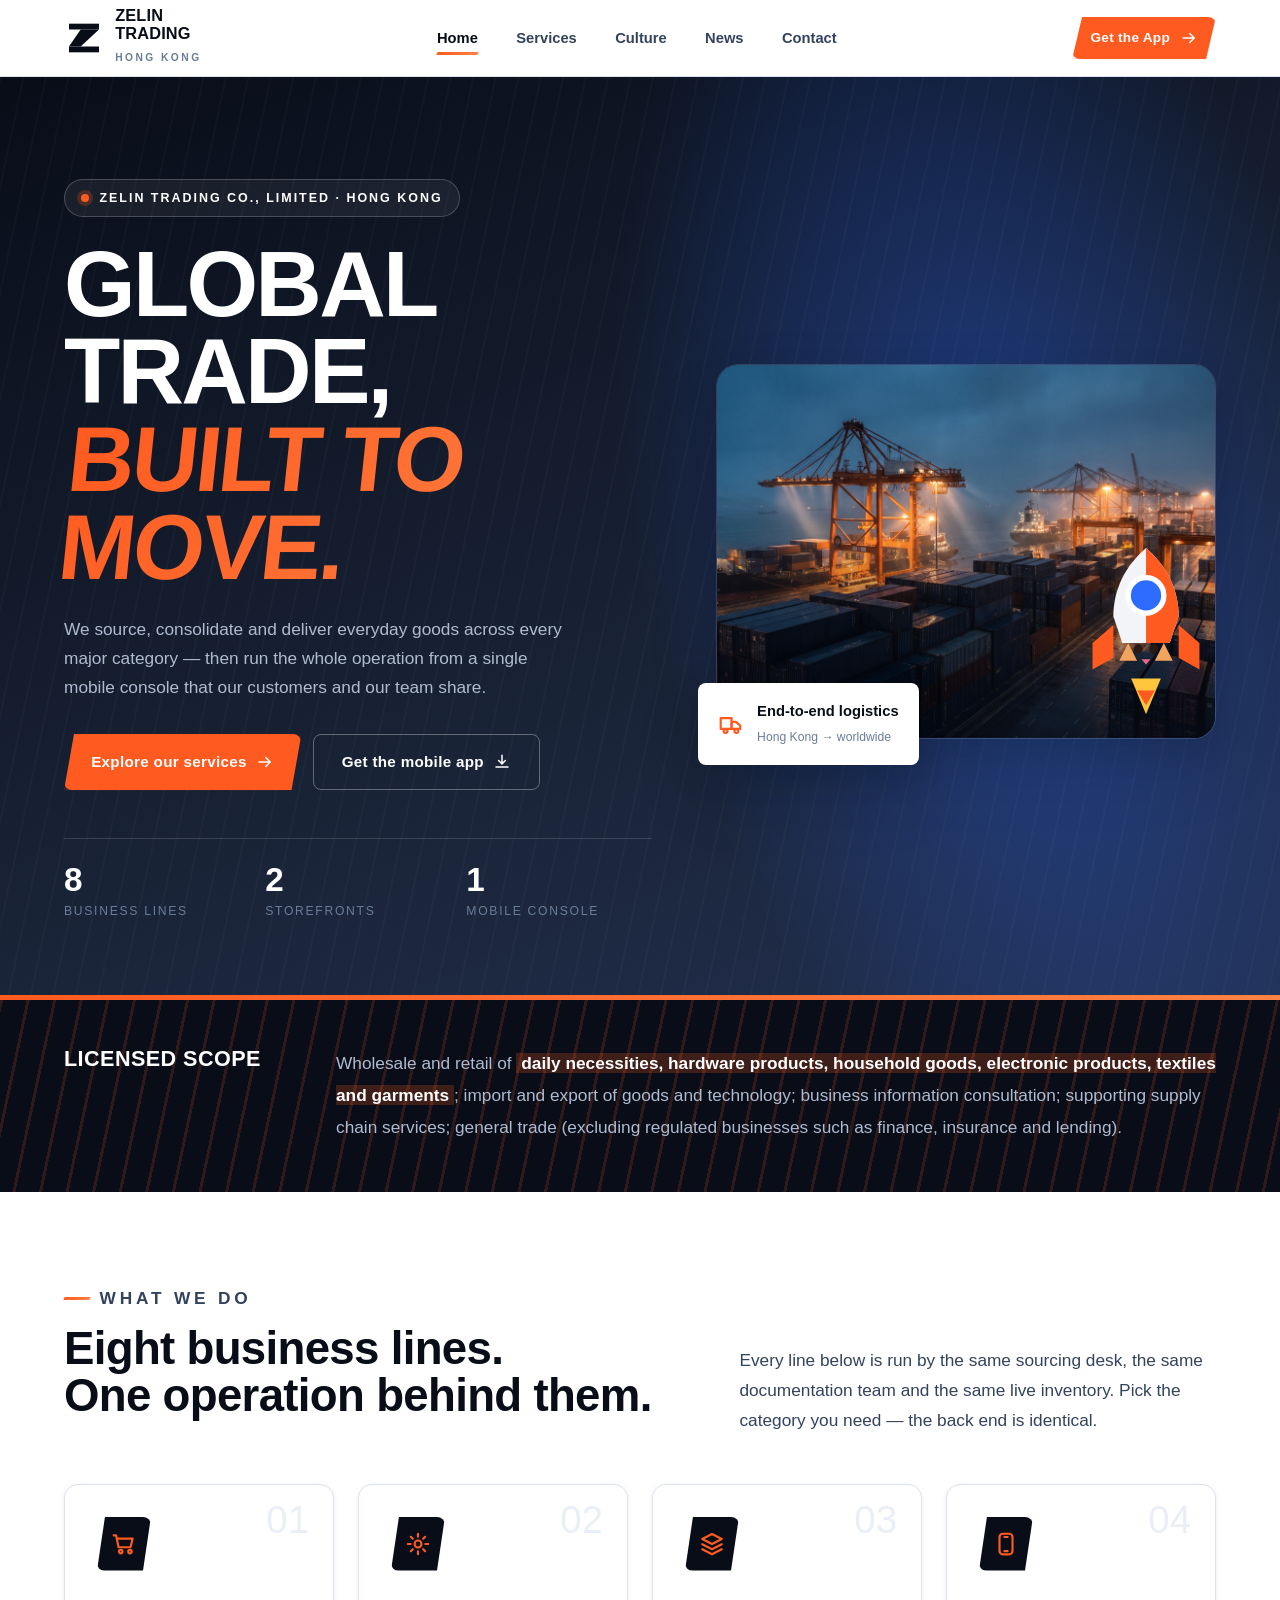
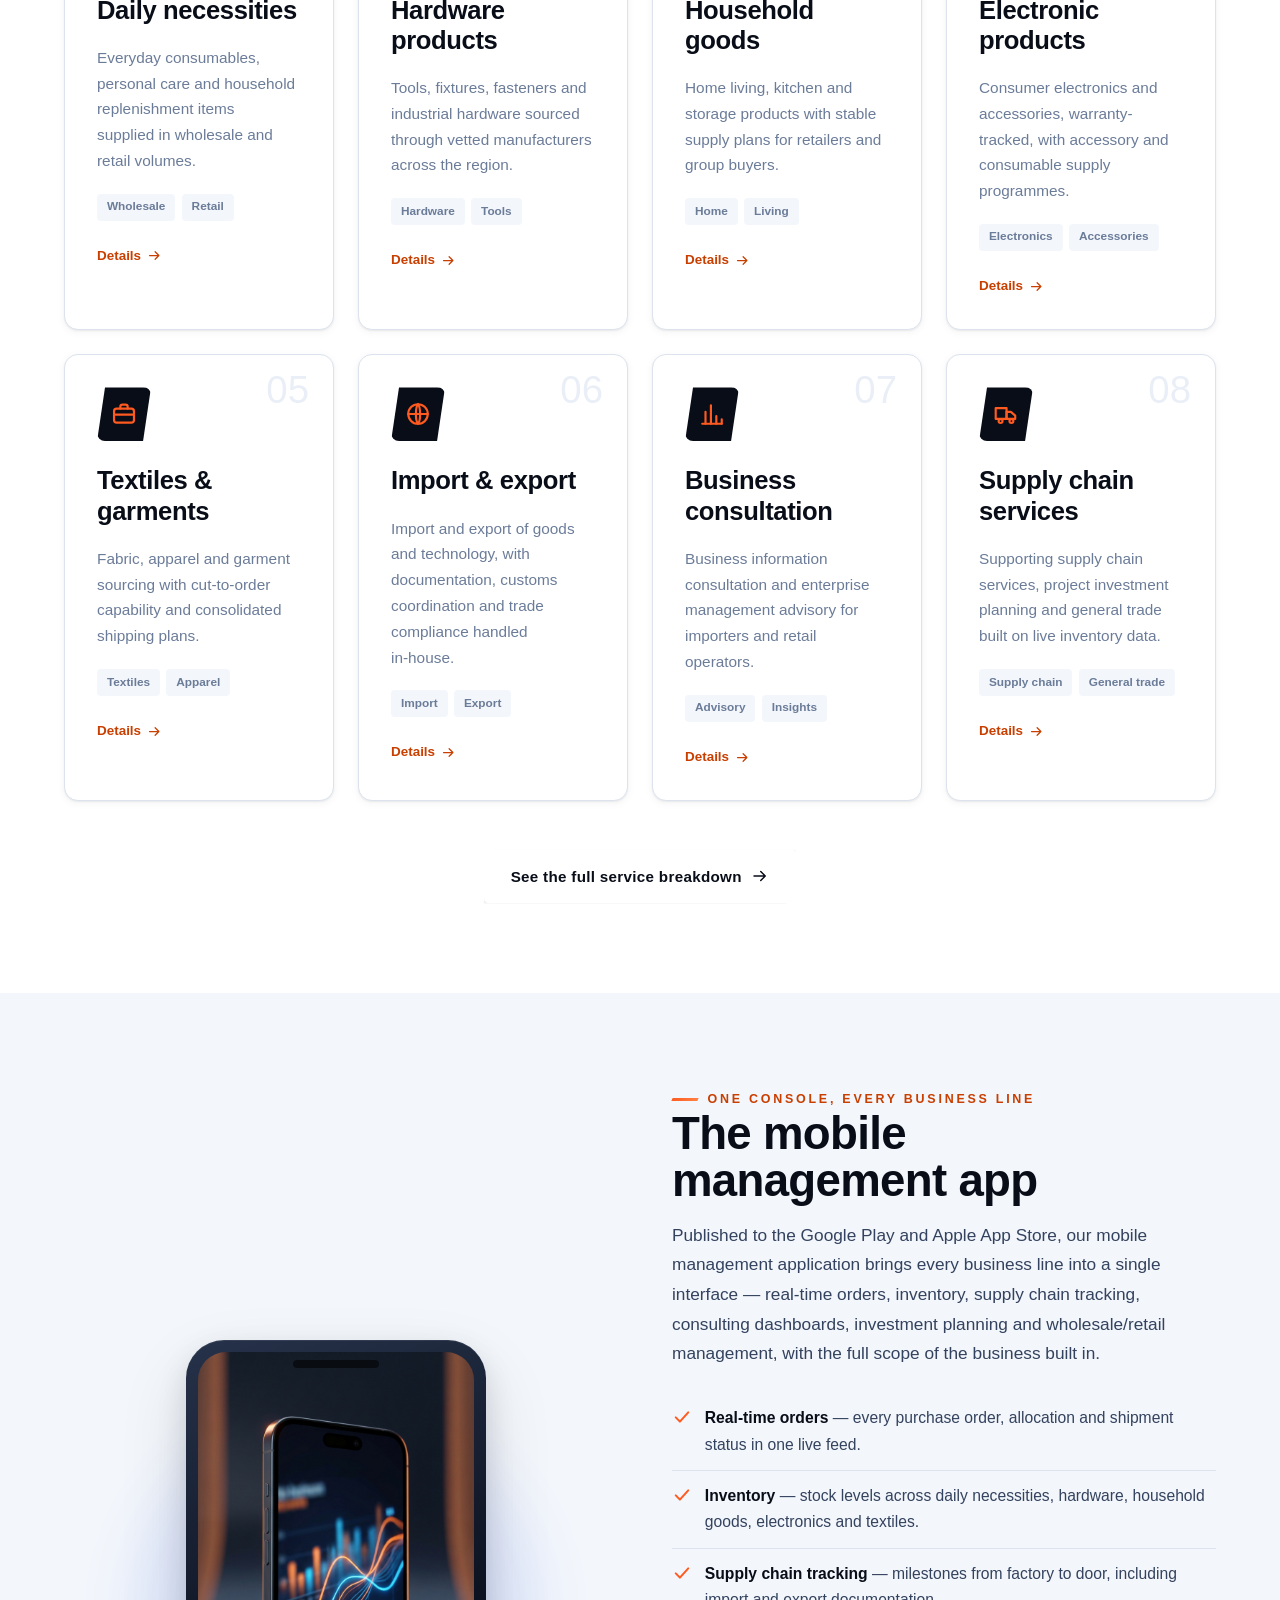
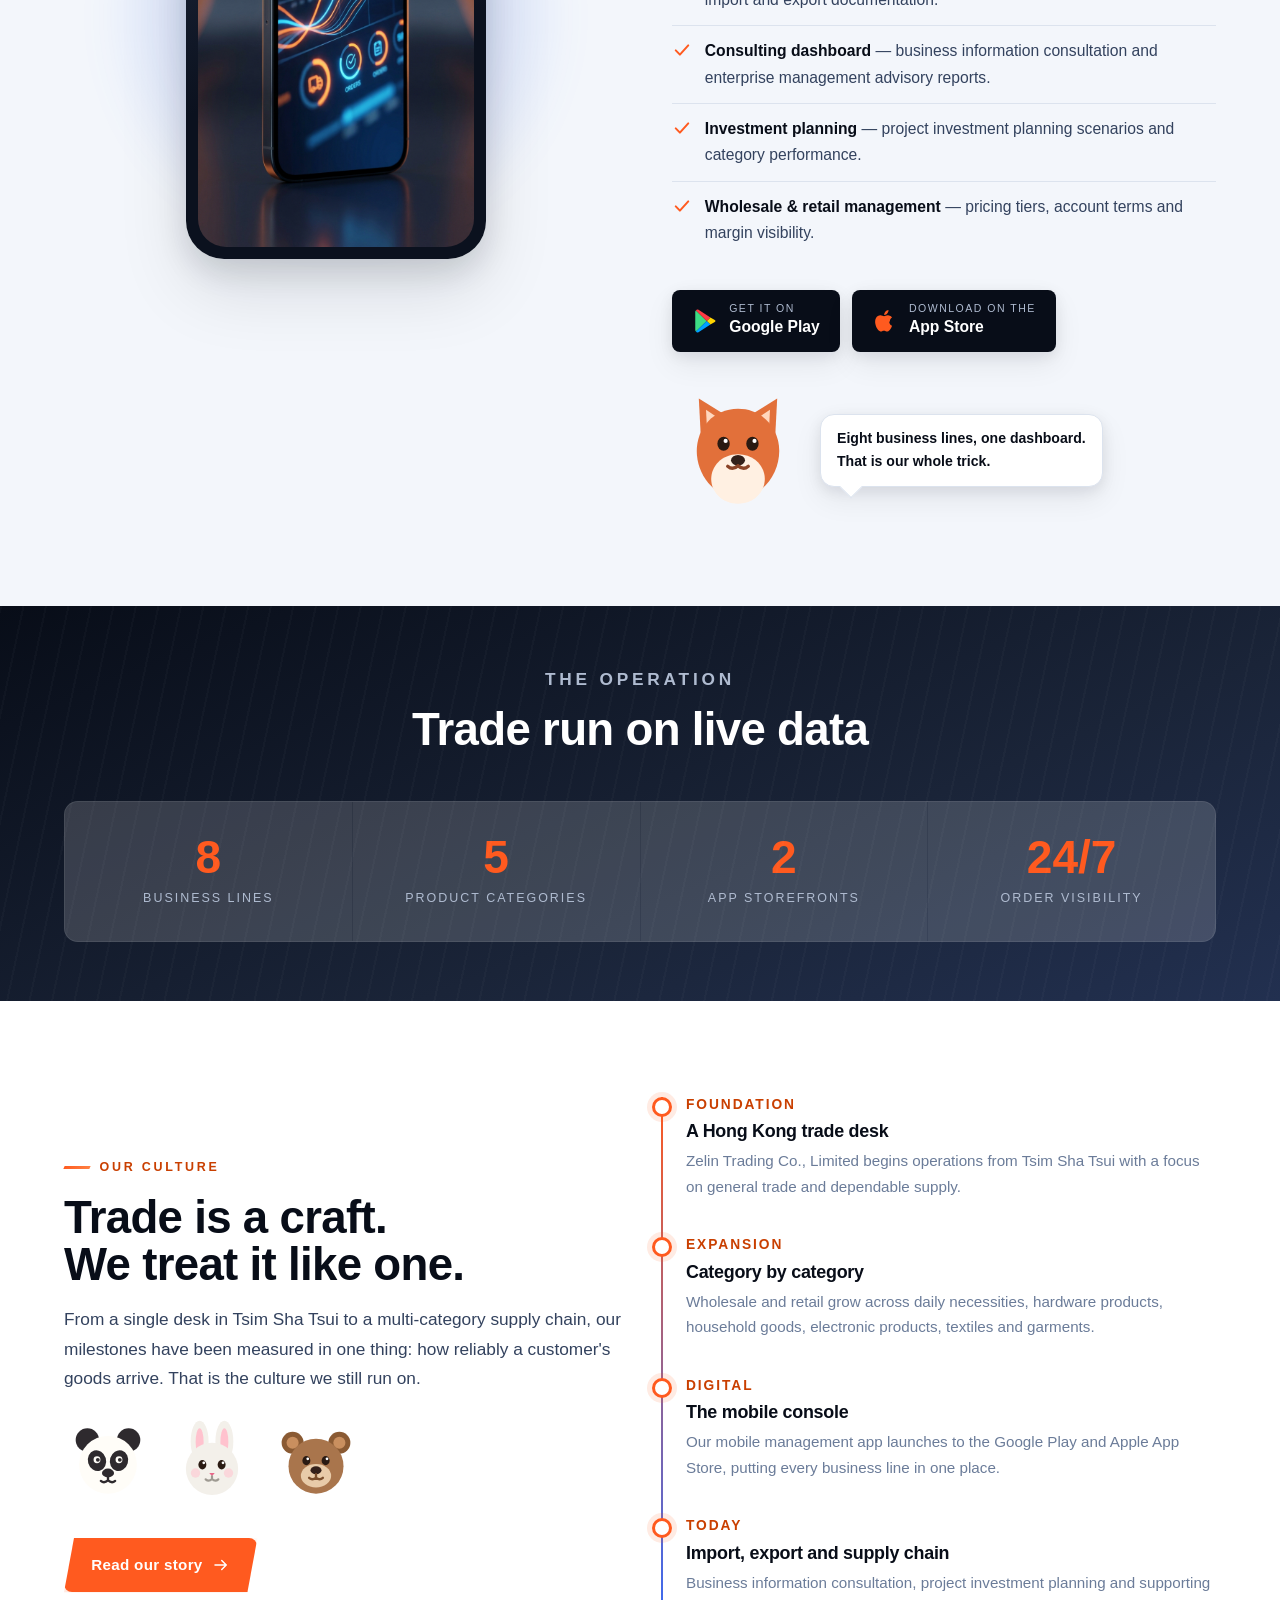
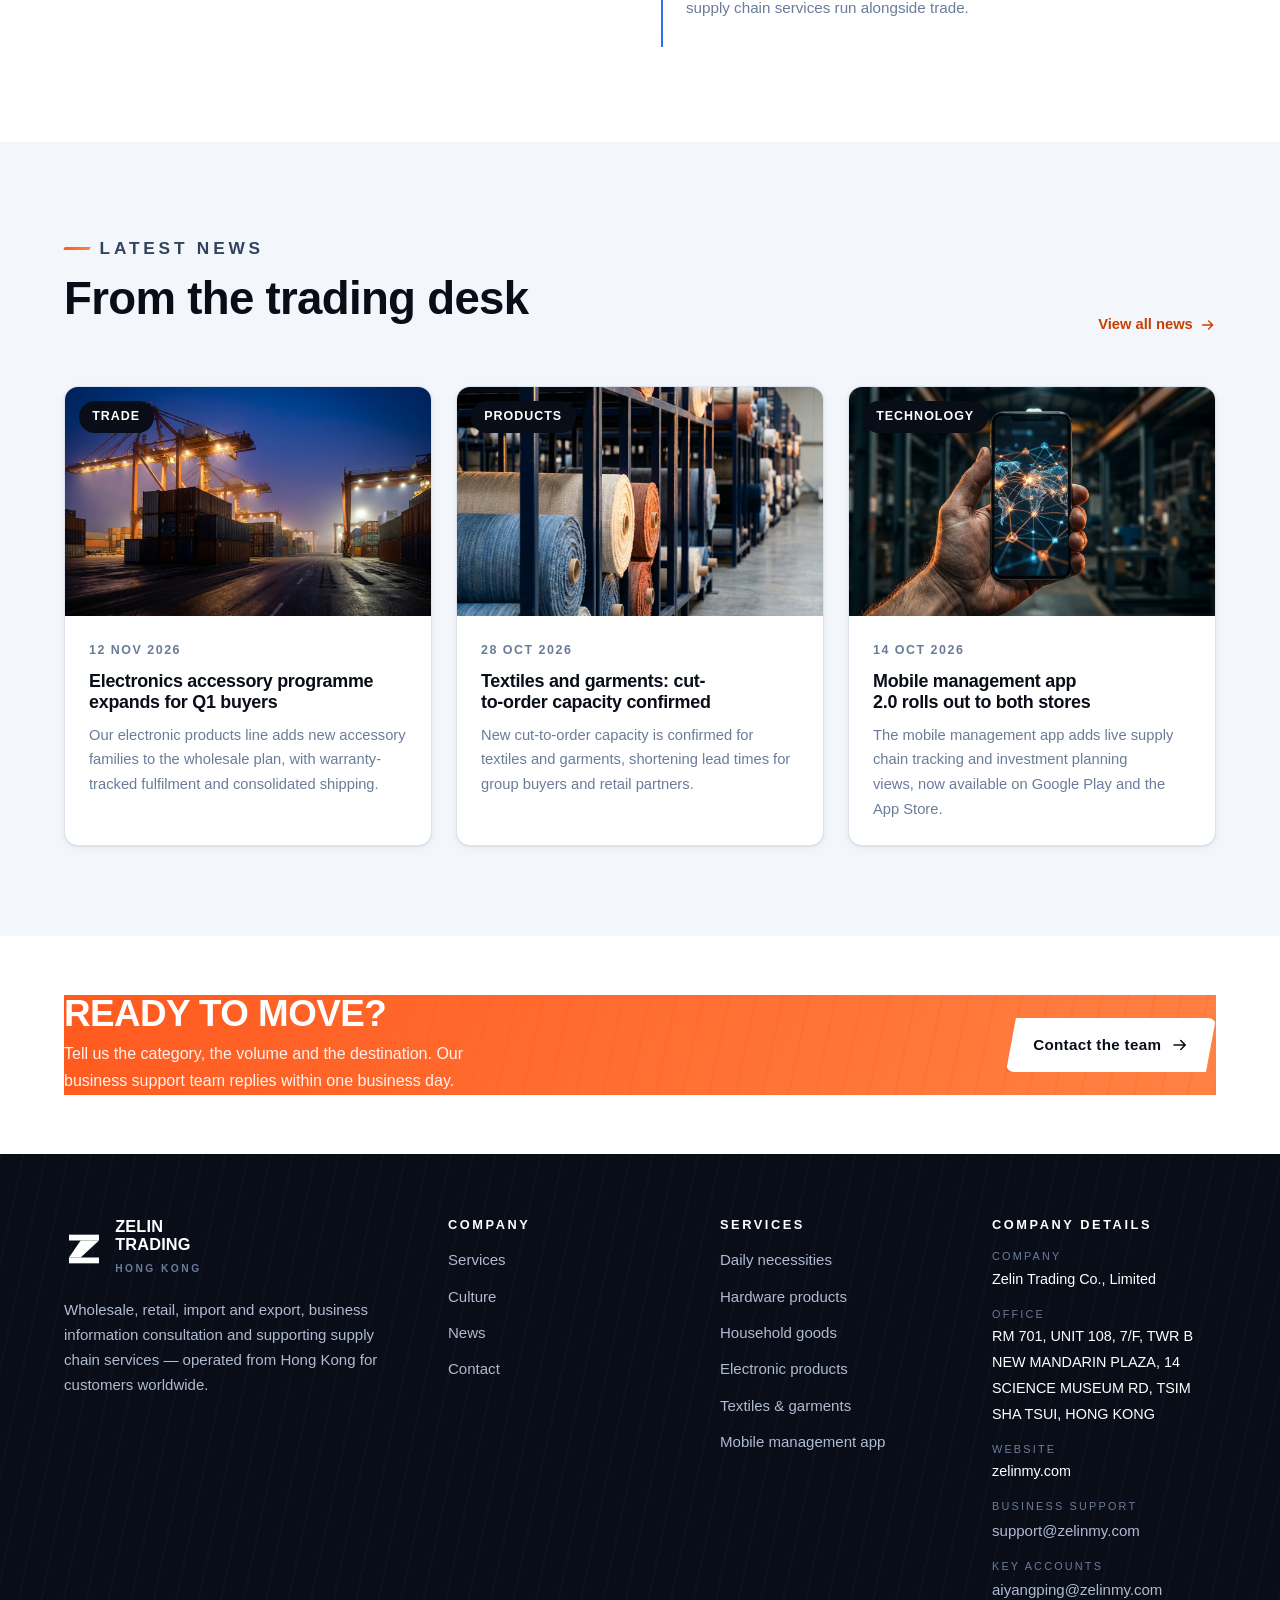
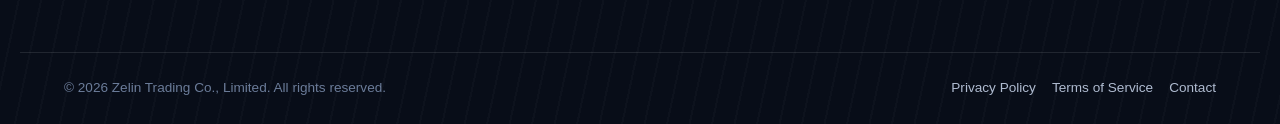
<file: index.html>
<!DOCTYPE html>
<html lang="en">
<head>
<meta charset="UTF-8">
<meta name="viewport" content="width=device-width, initial-scale=1">
<title>Zelin Trading Co., Limited — Global Trade &amp; Supply Chain, Hong Kong</title>
<meta name="description" content="Zelin Trading Co., Limited is a Hong Kong trading company delivering wholesale and retail of daily necessities, hardware, household and electronic goods, textiles and garments, import and export, business consultation and supply chain services.">
<link rel="canonical" href="https://zelinmy.com/">
<meta property="og:type" content="website">
<meta property="og:title" content="Zelin Trading Co., Limited — Global Trade &amp; Supply Chain, Hong Kong">
<meta property="og:description" content="Wholesale, retail, import and export, business information consultation and supporting supply chain services — operated from Hong Kong for customers worldwide.">
<meta property="og:url" content="https://zelinmy.com/">
<meta property="og:site_name" content="Zelin Trading Co., Limited">
<meta property="og:image" content="https://zelinmy.com/images/hero.png">
<meta name="twitter:card" content="summary_large_image">
<meta name="twitter:title" content="Zelin Trading Co., Limited — Global Trade &amp; Supply Chain, Hong Kong">
<meta name="twitter:description" content="Wholesale, retail, import and export, business information consultation and supporting supply chain services — operated from Hong Kong for customers worldwide.">
<link rel="icon" href="images/favicon.svg" type="image/svg+xml">
<link rel="stylesheet" href="css/style.css">
</head>
<body data-page="home">
<header id="site-header"></header>

<main>
  <!-- ============================ HERO ============================ -->
  <section class="hero" id="hero">
    <div class="speedlines" aria-hidden="true"></div>
    <div class="container hero__inner">
      <div class="hero__copy">
        <p class="hero__eyebrow reveal"><span class="dot"></span>Zelin Trading Co., Limited &middot; Hong Kong</p>
        <h1 class="hero__title reveal">Global trade,<br><span class="accent">built to move.</span></h1>
        <p class="hero__lead reveal">We source, consolidate and deliver everyday goods across every major category — then run the whole operation from a single mobile console that our customers and our team share.</p>
        <div class="hero__actions reveal">
          <a class="btn btn--primary" href="services.html">Explore our services<svg aria-hidden="true" focusable="false"><use href="#arrow-right"></use></svg></a>
          <a class="btn btn--ghost" href="services.html#app">Get the mobile app<svg aria-hidden="true" focusable="false"><use href="#download"></use></svg></a>
        </div>
        <div class="hero__stats reveal">
          <div class="hero__stat"><b>8</b><span>Business lines</span></div>
          <div class="hero__stat"><b>2</b><span>Storefronts</span></div>
          <div class="hero__stat"><b>1</b><span>Mobile console</span></div>
        </div>
      </div>

      <div class="hero__media">
        <figure class="hero__figure reveal zoom-in">
          <img src="images/hero.png" alt="Container freight and cargo handling at a Hong Kong trade terminal" width="1200" height="900">
          <span class="mascot--xl mascot--float" data-mascot="rocket-cat" aria-hidden="true"></span>
        </figure>
        <div class="hero__plate reveal fade-up">
          <svg aria-hidden="true" focusable="false"><use href="#truck"></use></svg>
          <div>
            <b>End-to-end logistics</b>
            <span>Hong Kong &rarr; worldwide</span>
          </div>
        </div>
      </div>
    </div>
  </section>

  <!-- ============================ SCOPE BAND ============================ -->
  <section class="scope-band">
    <div class="speedlines speedlines--accent" aria-hidden="true"></div>
    <div class="container scope-band__inner">
      <h2 class="reveal slide-left">Licensed scope</h2>
      <p class="reveal slide-right">Wholesale and retail of <mark>daily necessities, hardware products, household goods, electronic products, textiles and garments</mark>; import and export of goods and technology; business information consultation; supporting supply chain services; general trade (excluding regulated businesses such as finance, insurance and lending).</p>
    </div>
  </section>

  <!-- ============================ SERVICES PREVIEW ============================ -->
  <section class="section" id="services">
    <div class="container">
      <div class="section-head section-head--split reveal">
        <div>
          <p class="eyebrow">What we do</p>
          <h2>Eight business lines.<br>One operation behind them.</h2>
        </div>
        <p class="lead">Every line below is run by the same sourcing desk, the same documentation team and the same live inventory. Pick the category you need — the back end is identical.</p>
      </div>

      <div class="grid grid-4 stagger">
        <article class="card service-card">
          <span class="card__index">01</span>
          <span class="card__icon"><svg aria-hidden="true" focusable="false"><use href="#cart"></use></svg></span>
          <h3 class="card__title">Daily necessities</h3>
          <p class="card__text">Everyday consumables, personal care and household replenishment items supplied in wholesale and retail volumes.</p>
          <div class="service-card__tags"><span class="tag">Wholesale</span><span class="tag">Retail</span></div>
          <a class="service-card__cta" href="services.html#daily-necessities">Details<svg aria-hidden="true" focusable="false"><use href="#arrow-right"></use></svg></a>
        </article>

        <article class="card service-card">
          <span class="card__index">02</span>
          <span class="card__icon"><svg aria-hidden="true" focusable="false"><use href="#settings"></use></svg></span>
          <h3 class="card__title">Hardware products</h3>
          <p class="card__text">Tools, fixtures, fasteners and industrial hardware sourced through vetted manufacturers across the region.</p>
          <div class="service-card__tags"><span class="tag">Hardware</span><span class="tag">Tools</span></div>
          <a class="service-card__cta" href="services.html#hardware">Details<svg aria-hidden="true" focusable="false"><use href="#arrow-right"></use></svg></a>
        </article>

        <article class="card service-card">
          <span class="card__index">03</span>
          <span class="card__icon"><svg aria-hidden="true" focusable="false"><use href="#layers"></use></svg></span>
          <h3 class="card__title">Household goods</h3>
          <p class="card__text">Home living, kitchen and storage products with stable supply plans for retailers and group buyers.</p>
          <div class="service-card__tags"><span class="tag">Home</span><span class="tag">Living</span></div>
          <a class="service-card__cta" href="services.html#household">Details<svg aria-hidden="true" focusable="false"><use href="#arrow-right"></use></svg></a>
        </article>

        <article class="card service-card">
          <span class="card__index">04</span>
          <span class="card__icon"><svg aria-hidden="true" focusable="false"><use href="#mobile-app"></use></svg></span>
          <h3 class="card__title">Electronic products</h3>
          <p class="card__text">Consumer electronics and accessories, warranty-tracked, with accessory and consumable supply programmes.</p>
          <div class="service-card__tags"><span class="tag">Electronics</span><span class="tag">Accessories</span></div>
          <a class="service-card__cta" href="services.html#electronics">Details<svg aria-hidden="true" focusable="false"><use href="#arrow-right"></use></svg></a>
        </article>

        <article class="card service-card">
          <span class="card__index">05</span>
          <span class="card__icon"><svg aria-hidden="true" focusable="false"><use href="#briefcase"></use></svg></span>
          <h3 class="card__title">Textiles &amp; garments</h3>
          <p class="card__text">Fabric, apparel and garment sourcing with cut-to-order capability and consolidated shipping plans.</p>
          <div class="service-card__tags"><span class="tag">Textiles</span><span class="tag">Apparel</span></div>
          <a class="service-card__cta" href="services.html#textiles">Details<svg aria-hidden="true" focusable="false"><use href="#arrow-right"></use></svg></a>
        </article>

        <article class="card service-card">
          <span class="card__index">06</span>
          <span class="card__icon"><svg aria-hidden="true" focusable="false"><use href="#globe"></use></svg></span>
          <h3 class="card__title">Import &amp; export</h3>
          <p class="card__text">Import and export of goods and technology, with documentation, customs coordination and trade compliance handled in-house.</p>
          <div class="service-card__tags"><span class="tag">Import</span><span class="tag">Export</span></div>
          <a class="service-card__cta" href="services.html#import-export">Details<svg aria-hidden="true" focusable="false"><use href="#arrow-right"></use></svg></a>
        </article>

        <article class="card service-card">
          <span class="card__index">07</span>
          <span class="card__icon"><svg aria-hidden="true" focusable="false"><use href="#chart"></use></svg></span>
          <h3 class="card__title">Business consultation</h3>
          <p class="card__text">Business information consultation and enterprise management advisory for importers and retail operators.</p>
          <div class="service-card__tags"><span class="tag">Advisory</span><span class="tag">Insights</span></div>
          <a class="service-card__cta" href="services.html#consultation">Details<svg aria-hidden="true" focusable="false"><use href="#arrow-right"></use></svg></a>
        </article>

        <article class="card service-card">
          <span class="card__index">08</span>
          <span class="card__icon"><svg aria-hidden="true" focusable="false"><use href="#truck"></use></svg></span>
          <h3 class="card__title">Supply chain services</h3>
          <p class="card__text">Supporting supply chain services, project investment planning and general trade built on live inventory data.</p>
          <div class="service-card__tags"><span class="tag">Supply chain</span><span class="tag">General trade</span></div>
          <a class="service-card__cta" href="services.html#supply-chain">Details<svg aria-hidden="true" focusable="false"><use href="#arrow-right"></use></svg></a>
        </article>
      </div>

      <div class="text-center mt-7 reveal">
        <a class="btn btn--light" href="services.html">See the full service breakdown<svg aria-hidden="true" focusable="false"><use href="#arrow-right"></use></svg></a>
      </div>
    </div>
  </section>

  <!-- ============================ APP HIGHLIGHT ============================ -->
  <section class="section app-showcase" id="app">
    <div class="container app-showcase__grid">
      <div class="app-phone reveal zoom-in">
        <div class="app-phone__glow" aria-hidden="true"></div>
        <div class="app-phone__device">
          <span class="app-phone__notch" aria-hidden="true"></span>
          <img src="images/app-phone.png" alt="Zelin Trading mobile management app showing live order and inventory dashboards" width="720" height="1460">
        </div>
      </div>

      <div class="app-copy">
        <p class="eyebrow reveal">One console, every business line</p>
        <h2 class="reveal">The mobile management app</h2>
        <p class="lead reveal mt-4">Published to the Google Play and Apple App Store, our mobile management application brings every business line into a single interface — real-time orders, inventory, supply chain tracking, consulting dashboards, investment planning and wholesale/retail management, with the full scope of the business built in.</p>

        <ul class="app-feats reveal stagger">
          <li><svg aria-hidden="true" focusable="false"><use href="#check"></use></svg><span><b>Real-time orders</b> — every purchase order, allocation and shipment status in one live feed.</span></li>
          <li><svg aria-hidden="true" focusable="false"><use href="#check"></use></svg><span><b>Inventory</b> — stock levels across daily necessities, hardware, household goods, electronics and textiles.</span></li>
          <li><svg aria-hidden="true" focusable="false"><use href="#check"></use></svg><span><b>Supply chain tracking</b> — milestones from factory to door, including import and export documentation.</span></li>
          <li><svg aria-hidden="true" focusable="false"><use href="#check"></use></svg><span><b>Consulting dashboard</b> — business information consultation and enterprise management advisory reports.</span></li>
          <li><svg aria-hidden="true" focusable="false"><use href="#check"></use></svg><span><b>Investment planning</b> — project investment planning scenarios and category performance.</span></li>
          <li><svg aria-hidden="true" focusable="false"><use href="#check"></use></svg><span><b>Wholesale &amp; retail management</b> — pricing tiers, account terms and margin visibility.</span></li>
        </ul>

        <div class="store-badges reveal fade-up">
          <a class="store-badge" href="services.html#app">
            <svg aria-hidden="true" focusable="false"><use href="#google-play"></use></svg>
            <span><small>Get it on</small><b>Google Play</b></span>
          </a>
          <a class="store-badge" href="services.html#app">
            <svg aria-hidden="true" focusable="false"><use href="#apple"></use></svg>
            <span><small>Download on the</small><b>App Store</b></span>
          </a>
        </div>

        <div class="mascot-row mt-6 reveal fade-up">
          <span class="mascot--lg mascot--float" data-mascot="fox" aria-hidden="true"></span>
          <p class="mascot-bubble">Eight business lines, one dashboard.<br>That is our whole trick.</p>
        </div>
      </div>
    </div>
  </section>

  <!-- ============================ STATS ============================ -->
  <section class="section section--dark section--tight" id="numbers">
    <div class="speedlines" aria-hidden="true"></div>
    <div class="container">
      <div class="section-head is-centered reveal">
        <p class="eyebrow">The operation</p>
        <h2>Trade run on live data</h2>
      </div>
      <div class="stat-band reveal">
        <div class="stat"><b>8</b><span>Business lines</span></div>
        <div class="stat"><b>5</b><span>Product categories</span></div>
        <div class="stat"><b>2</b><span>App storefronts</span></div>
        <div class="stat"><b>24/7</b><span>Order visibility</span></div>
      </div>
    </div>
  </section>

  <!-- ============================ CULTURE PREVIEW ============================ -->
  <section class="section" id="culture">
    <div class="container">
      <div class="grid grid-2 items-center">
        <div>
          <p class="eyebrow reveal">Our culture</p>
          <h2 class="reveal mt-4">Trade is a craft.<br>We treat it like one.</h2>
          <p class="lead reveal mt-4">From a single desk in Tsim Sha Tsui to a multi-category supply chain, our milestones have been measured in one thing: how reliably a customer's goods arrive. That is the culture we still run on.</p>
          <div class="mascot-row mt-5 reveal">
            <span class="mascot mascot--wiggle" data-mascot="panda" aria-hidden="true"></span>
            <span class="mascot mascot--bounce" data-mascot="rabbit" aria-hidden="true"></span>
            <span class="mascot mascot--pulse" data-mascot="bear" aria-hidden="true"></span>
          </div>
          <a class="btn btn--primary mt-6 reveal" href="culture.html">Read our story<svg aria-hidden="true" focusable="false"><use href="#arrow-right"></use></svg></a>
        </div>

        <div class="timeline reveal slide-right">
          <div class="timeline__item">
            <span class="timeline__year">FOUNDATION</span>
            <h3>A Hong Kong trade desk</h3>
            <p>Zelin Trading Co., Limited begins operations from Tsim Sha Tsui with a focus on general trade and dependable supply.</p>
          </div>
          <div class="timeline__item">
            <span class="timeline__year">EXPANSION</span>
            <h3>Category by category</h3>
            <p>Wholesale and retail grow across daily necessities, hardware products, household goods, electronic products, textiles and garments.</p>
          </div>
          <div class="timeline__item">
            <span class="timeline__year">DIGITAL</span>
            <h3>The mobile console</h3>
            <p>Our mobile management app launches to the Google Play and Apple App Store, putting every business line in one place.</p>
          </div>
          <div class="timeline__item">
            <span class="timeline__year">TODAY</span>
            <h3>Import, export and supply chain</h3>
            <p>Business information consultation, project investment planning and supporting supply chain services run alongside trade.</p>
          </div>
        </div>
      </div>
    </div>
  </section>

  <!-- ============================ NEWS PREVIEW ============================ -->
  <section class="section section--paper" id="news">
    <div class="container">
      <div class="section-head section-head--split reveal">
        <div>
          <p class="eyebrow">Latest news</p>
          <h2>From the trading desk</h2>
        </div>
        <div class="text-right">
          <a class="link-arrow" href="news.html">View all news<svg aria-hidden="true" focusable="false"><use href="#arrow-right"></use></svg></a>
        </div>
      </div>

      <div class="grid grid-3 stagger">
        <article class="card news-card">
          <div class="news-card__media">
            <img src="images/news-1.png" alt="Container terminal at dusk" width="800" height="500">
            <span class="badge">Trade</span>
          </div>
          <div class="news-card__body">
            <p class="news-card__date">12 Nov 2026</p>
            <h3 class="news-card__title">Electronics accessory programme expands for Q1 buyers</h3>
            <p class="news-card__text">Our electronic products line adds new accessory families to the wholesale plan, with warranty-tracked fulfilment and consolidated shipping.</p>
          </div>
        </article>

        <article class="card news-card">
          <div class="news-card__media">
            <img src="images/news-2.png" alt="Textile rolls in a warehouse" width="800" height="500">
            <span class="badge">Products</span>
          </div>
          <div class="news-card__body">
            <p class="news-card__date">28 Oct 2026</p>
            <h3 class="news-card__title">Textiles and garments: cut-to-order capacity confirmed</h3>
            <p class="news-card__text">New cut-to-order capacity is confirmed for textiles and garments, shortening lead times for group buyers and retail partners.</p>
          </div>
        </article>

        <article class="card news-card">
          <div class="news-card__media">
            <img src="images/news-3.png" alt="Logistics dashboard on a mobile device" width="800" height="500">
            <span class="badge">Technology</span>
          </div>
          <div class="news-card__body">
            <p class="news-card__date">14 Oct 2026</p>
            <h3 class="news-card__title">Mobile management app 2.0 rolls out to both stores</h3>
            <p class="news-card__text">The mobile management app adds live supply chain tracking and investment planning views, now available on Google Play and the App Store.</p>
          </div>
        </article>
      </div>
    </div>
  </section>

  <!-- ============================ CONTACT CTA ============================ -->
  <section class="section section--tight" id="contact-cta">
    <div class="container">
      <div class="cta-band reveal zoom-in">
        <div class="speedlines speedlines--accent" aria-hidden="true"></div>
        <div class="container cta-band__inner">
          <div>
            <h2>Ready to move?</h2>
            <p>Tell us the category, the volume and the destination. Our business support team replies within one business day.</p>
          </div>
          <a class="btn btn--light" href="contact.html">Contact the team<svg aria-hidden="true" focusable="false"><use href="#arrow-right"></use></svg></a>
        </div>
      </div>
    </div>
  </section>
</main>

<footer id="site-footer"></footer>
<script src="js/main.js" defer></script>
</body>
</html>
</file>
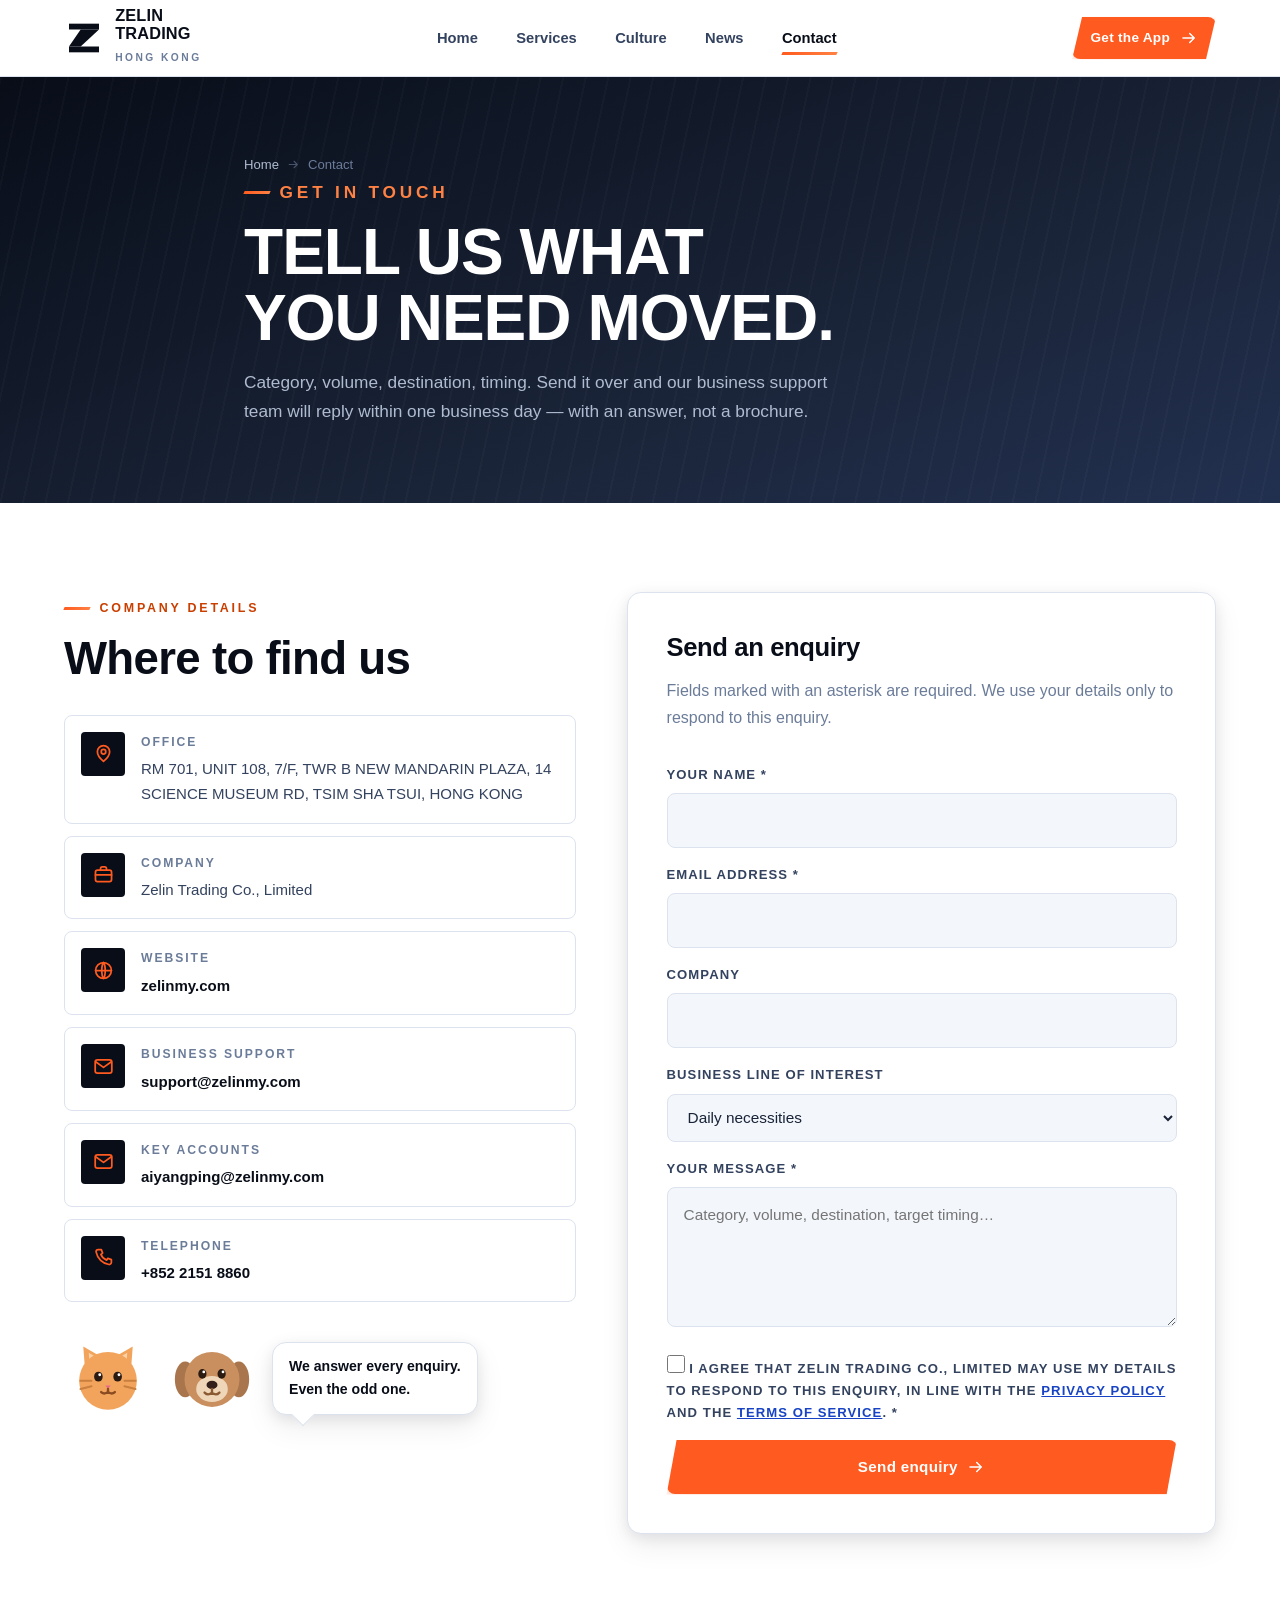
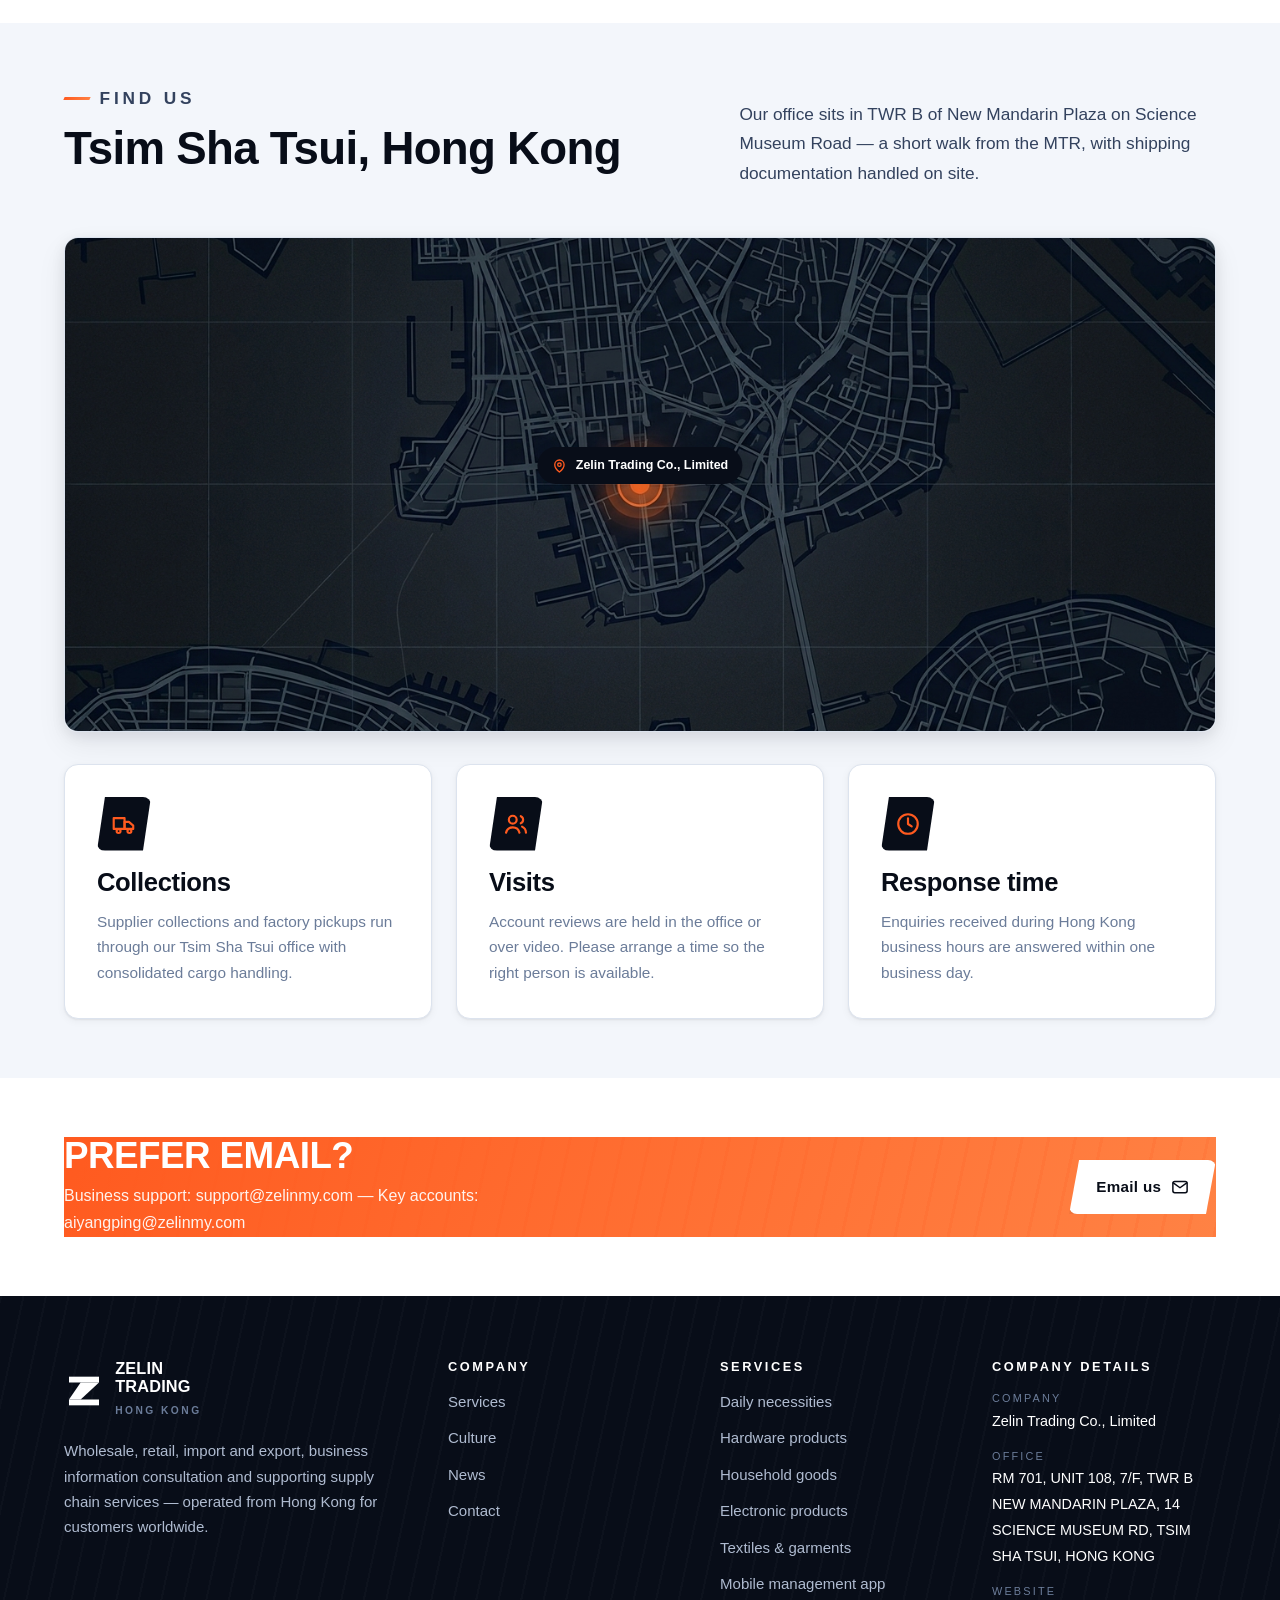
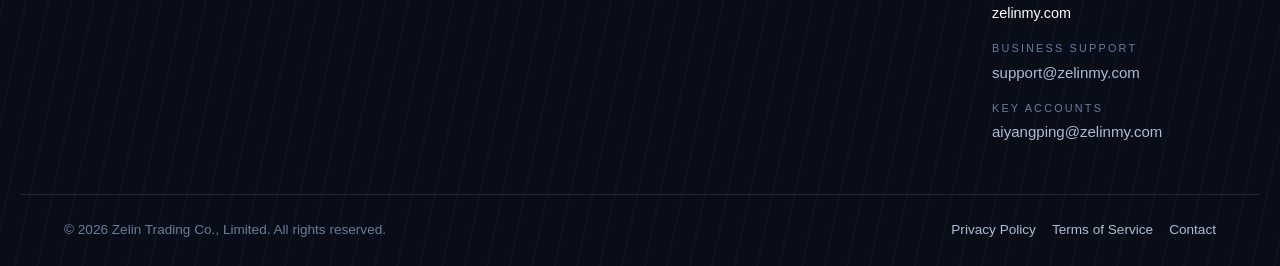
<file: contact.html>
<!DOCTYPE html>
<html lang="en">
<head>
<meta charset="UTF-8">
<meta name="viewport" content="width=device-width, initial-scale=1">
<title>Contact Zelin Trading Co., Limited — Hong Kong Office</title>
<meta name="description" content="Reach the Zelin Trading team in Tsim Sha Tsui, Hong Kong for business support, key account enquiries and wholesale supply enquiries.">
<link rel="canonical" href="https://zelinmy.com/contact.html">
<meta property="og:type" content="website">
<meta property="og:title" content="Contact Zelin Trading Co., Limited — Hong Kong Office">
<meta property="og:description" content="Reach the Zelin Trading team in Tsim Sha Tsui, Hong Kong for business support, key account enquiries and wholesale supply enquiries.">
<meta property="og:url" content="https://zelinmy.com/contact.html">
<meta property="og:site_name" content="Zelin Trading Co., Limited">
<meta property="og:image" content="https://zelinmy.com/images/map.png">
<meta name="twitter:card" content="summary_large_image">
<meta name="twitter:title" content="Contact Zelin Trading Co., Limited — Hong Kong Office">
<meta name="twitter:description" content="Reach the Zelin Trading team in Tsim Sha Tsui, Hong Kong for business support and wholesale supply enquiries.">
<link rel="icon" href="images/favicon.svg" type="image/svg+xml">
<link rel="stylesheet" href="css/style.css">
</head>
<body data-page="contact">
<header id="site-header"></header>

<main>
  <!-- ============================ PAGE HERO ============================ -->
  <section class="page-hero">
    <div class="speedlines" aria-hidden="true"></div>
    <div class="container page-hero__inner">
      <nav class="breadcrumb reveal" aria-label="Breadcrumb">
        <a href="./">Home</a>
        <svg aria-hidden="true" focusable="false"><use href="#arrow-right"></use></svg>
        <span>Contact</span>
      </nav>
      <p class="eyebrow reveal">Get in touch</p>
      <h1 class="reveal">Tell us what<br>you need moved.</h1>
      <p class="reveal">Category, volume, destination, timing. Send it over and our business support team will reply within one business day — with an answer, not a brochure.</p>
    </div>
  </section>

  <!-- ============================ CONTACT GRID ============================ -->
  <section class="section" id="contact">
    <div class="container">
      <div class="contact-grid">
        <!-- Details -->
        <div class="reveal slide-left">
          <p class="eyebrow">Company details</p>
          <h2 class="mt-4">Where to find us</h2>

          <div class="info-list mt-6">
            <div class="info-item">
              <span class="info-item__icon"><svg aria-hidden="true" focusable="false"><use href="#map-pin"></use></svg></span>
              <div>
                <b>Office</b>
                <p>RM 701, UNIT 108, 7/F, TWR B NEW MANDARIN PLAZA, 14 SCIENCE MUSEUM RD, TSIM SHA TSUI, HONG KONG</p>
              </div>
            </div>

            <div class="info-item">
              <span class="info-item__icon"><svg aria-hidden="true" focusable="false"><use href="#briefcase"></use></svg></span>
              <div>
                <b>Company</b>
                <p>Zelin Trading Co., Limited</p>
              </div>
            </div>

            <div class="info-item">
              <span class="info-item__icon"><svg aria-hidden="true" focusable="false"><use href="#globe"></use></svg></span>
              <div>
                <b>Website</b>
                <p><a href="https://zelinmy.com/">zelinmy.com</a></p>
              </div>
            </div>

            <div class="info-item">
              <span class="info-item__icon"><svg aria-hidden="true" focusable="false"><use href="#mail"></use></svg></span>
              <div>
                <b>Business support</b>
                <p><a href="mailto:support@zelinmy.com">support@zelinmy.com</a></p>
              </div>
            </div>

            <div class="info-item">
              <span class="info-item__icon"><svg aria-hidden="true" focusable="false"><use href="#mail"></use></svg></span>
              <div>
                <b>Key accounts</b>
                <p><a href="mailto:aiyangping@zelinmy.com">aiyangping@zelinmy.com</a></p>
              </div>
            </div>

            <div class="info-item">
              <span class="info-item__icon"><svg aria-hidden="true" focusable="false"><use href="#phone"></use></svg></span>
              <div>
                <b>Telephone</b>
                <p><a href="tel:+85221518860">+852 2151 8860</a></p>
              </div>
            </div>
          </div>

          <div class="mascot-row mt-6 reveal fade-up">
            <span class="mascot mascot--float" data-mascot="cat" aria-hidden="true"></span>
            <span class="mascot mascot--wiggle" data-mascot="dog" aria-hidden="true"></span>
            <p class="mascot-bubble">We answer every enquiry.<br>Even the odd one.</p>
          </div>
        </div>

        <!-- Form -->
        <div class="reveal slide-right">
          <div class="form-card">
            <h3>Send an enquiry</h3>
            <p class="text-muted mt-4">Fields marked with an asterisk are required. We use your details only to respond to this enquiry.</p>

            <form class="mt-6" data-contact-form novalidate>
              <div class="form-row">
                <label for="cf-name">Your name *</label>
                <input type="text" id="cf-name" name="name" autocomplete="name" required>
                <p class="form-error">This field is required.</p>
              </div>

              <div class="form-row">
                <label for="cf-email">Email address *</label>
                <input type="email" id="cf-email" name="email" autocomplete="email" required>
                <p class="form-error">This field is required.</p>
              </div>

              <div class="form-row">
                <label for="cf-company">Company</label>
                <input type="text" id="cf-company" name="company" autocomplete="organization">
                <p class="form-error">This field is required.</p>
              </div>

              <div class="form-row">
                <label for="cf-category">Business line of interest</label>
                <select id="cf-category" name="category">
                  <option value="daily-necessities">Daily necessities</option>
                  <option value="hardware">Hardware products</option>
                  <option value="household">Household goods</option>
                  <option value="electronics">Electronic products</option>
                  <option value="textiles">Textiles &amp; garments</option>
                  <option value="import-export">Import &amp; export of goods and technology</option>
                  <option value="consultation">Business information consultation</option>
                  <option value="supply-chain">Supply chain services &amp; general trade</option>
                </select>
                <p class="form-error">This field is required.</p>
              </div>

              <div class="form-row">
                <label for="cf-message">Your message *</label>
                <textarea id="cf-message" name="message" required placeholder="Category, volume, destination, target timing…"></textarea>
                <p class="form-error">This field is required.</p>
              </div>

              <div class="form-row">
                <label class="checkbox" for="cf-consent">
                  <input type="checkbox" id="cf-consent" name="consent" required>
                  <span>I agree that Zelin Trading Co., Limited may use my details to respond to this enquiry, in line with the <a href="privacy.html">Privacy Policy</a> and the <a href="terms.html">Terms of Service</a>. *</span>
                </label>
                <p class="form-error">Please confirm before submitting.</p>
              </div>

              <button class="btn btn--primary btn--block" type="submit">Send enquiry<svg aria-hidden="true" focusable="false"><use href="#arrow-right"></use></svg></button>

              <div class="form-status" data-form-status hidden></div>
            </form>
          </div>
        </div>
      </div>
    </div>
  </section>

  <!-- ============================ MAP ============================ -->
  <section class="section section--paper section--tight" id="location">
    <div class="container">
      <div class="section-head section-head--split reveal">
        <div>
          <p class="eyebrow">Find us</p>
          <h2>Tsim Sha Tsui, Hong Kong</h2>
        </div>
        <p class="lead">Our office sits in TWR B of New Mandarin Plaza on Science Museum Road — a short walk from the MTR, with shipping documentation handled on site.</p>
      </div>

      <div class="map-frame reveal zoom-in">
        <img src="images/map.png" alt="Map showing the Zelin Trading office location in Tsim Sha Tsui, Hong Kong" width="2100" height="900">
        <div class="map-frame__pin">
          <svg aria-hidden="true" focusable="false"><use href="#map-pin"></use></svg>
          <span>Zelin Trading Co., Limited</span>
        </div>
      </div>

      <div class="grid grid-3 mt-6 stagger">
        <article class="card">
          <span class="card__icon"><svg aria-hidden="true" focusable="false"><use href="#truck"></use></svg></span>
          <h3 class="card__title">Collections</h3>
          <p class="card__text">Supplier collections and factory pickups run through our Tsim Sha Tsui office with consolidated cargo handling.</p>
        </article>
        <article class="card">
          <span class="card__icon"><svg aria-hidden="true" focusable="false"><use href="#users"></use></svg></span>
          <h3 class="card__title">Visits</h3>
          <p class="card__text">Account reviews are held in the office or over video. Please arrange a time so the right person is available.</p>
        </article>
        <article class="card">
          <span class="card__icon"><svg aria-hidden="true" focusable="false"><use href="#clock"></use></svg></span>
          <h3 class="card__title">Response time</h3>
          <p class="card__text">Enquiries received during Hong Kong business hours are answered within one business day.</p>
        </article>
      </div>
    </div>
  </section>

  <!-- ============================ CTA ============================ -->
  <section class="section section--tight">
    <div class="container">
      <div class="cta-band reveal zoom-in">
        <div class="speedlines speedlines--accent" aria-hidden="true"></div>
        <div class="container cta-band__inner">
          <div>
            <h2>Prefer email?</h2>
            <p>Business support: support@zelinmy.com — Key accounts: aiyangping@zelinmy.com</p>
          </div>
          <a class="btn btn--light" href="mailto:support@zelinmy.com">Email us<svg aria-hidden="true" focusable="false"><use href="#mail"></use></svg></a>
        </div>
      </div>
    </div>
  </section>
</main>

<footer id="site-footer"></footer>
<script src="js/main.js" defer></script>
</body>
</html>
</file>
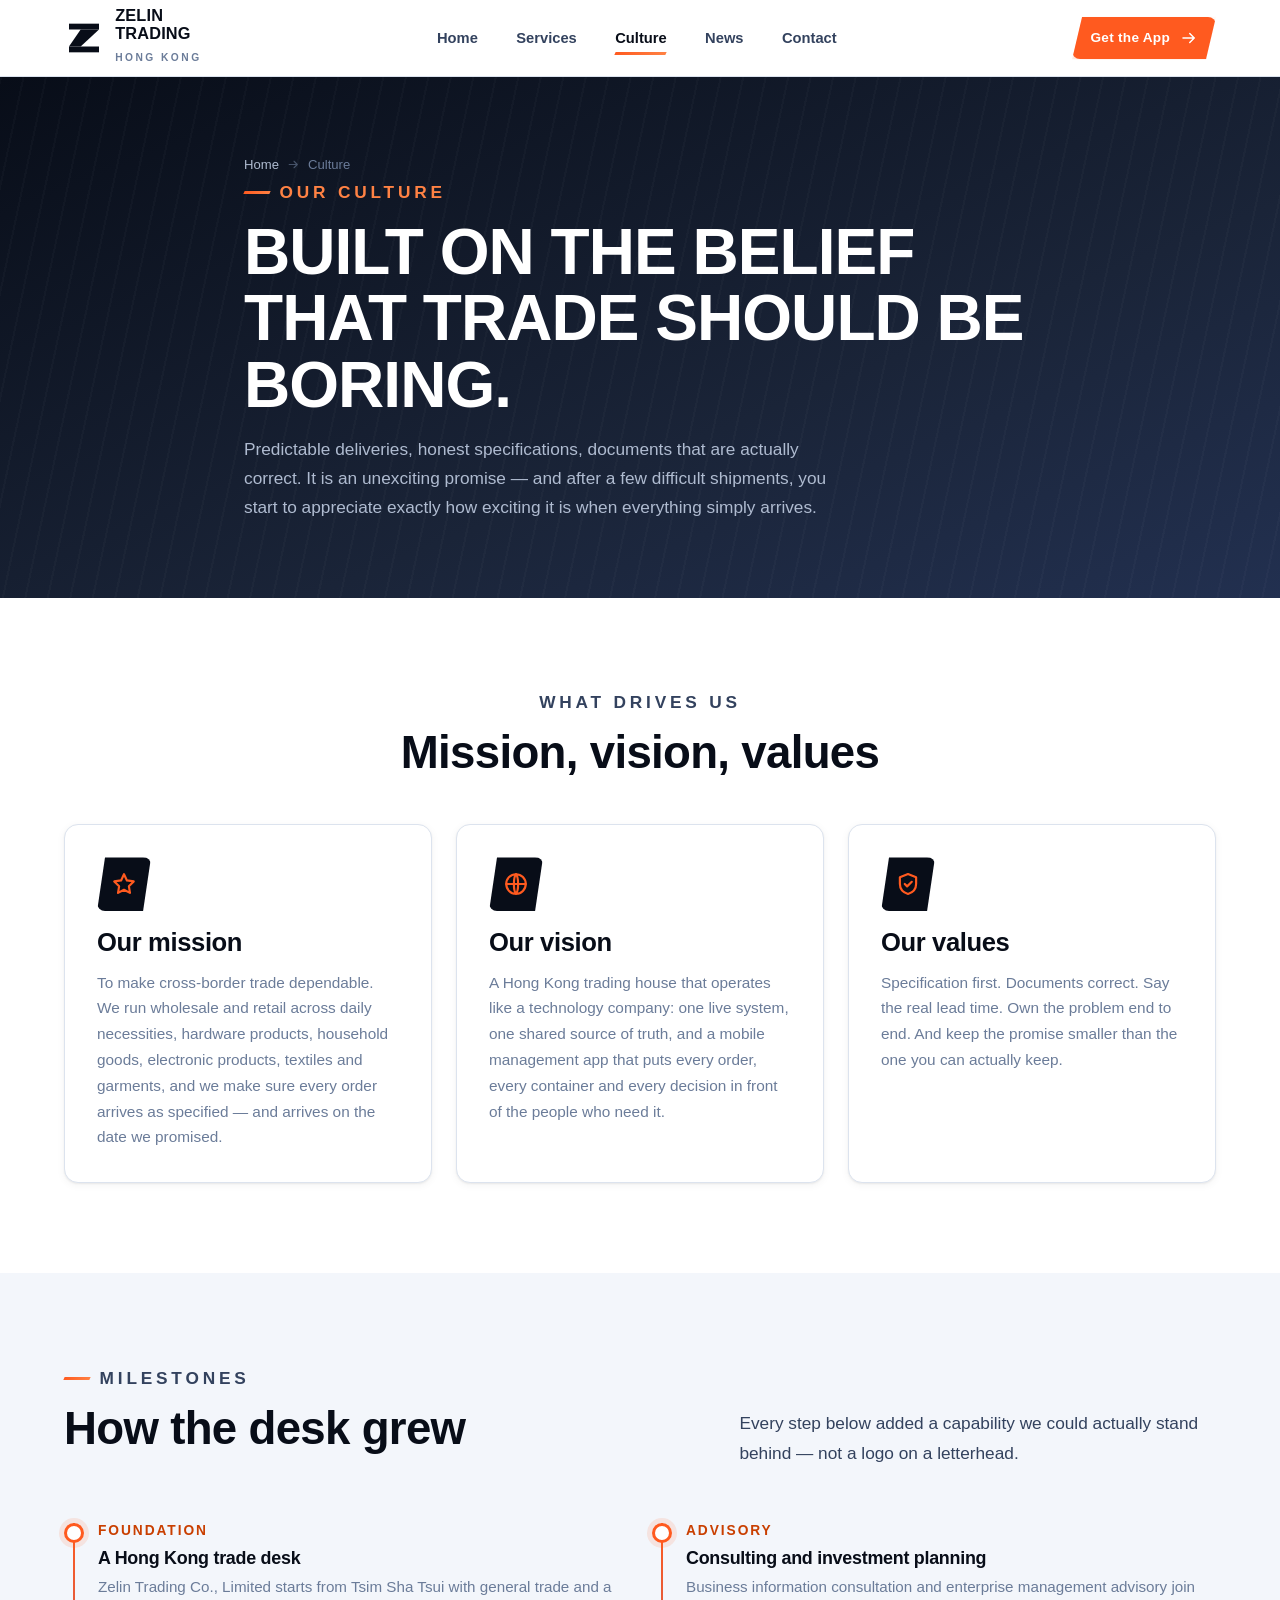
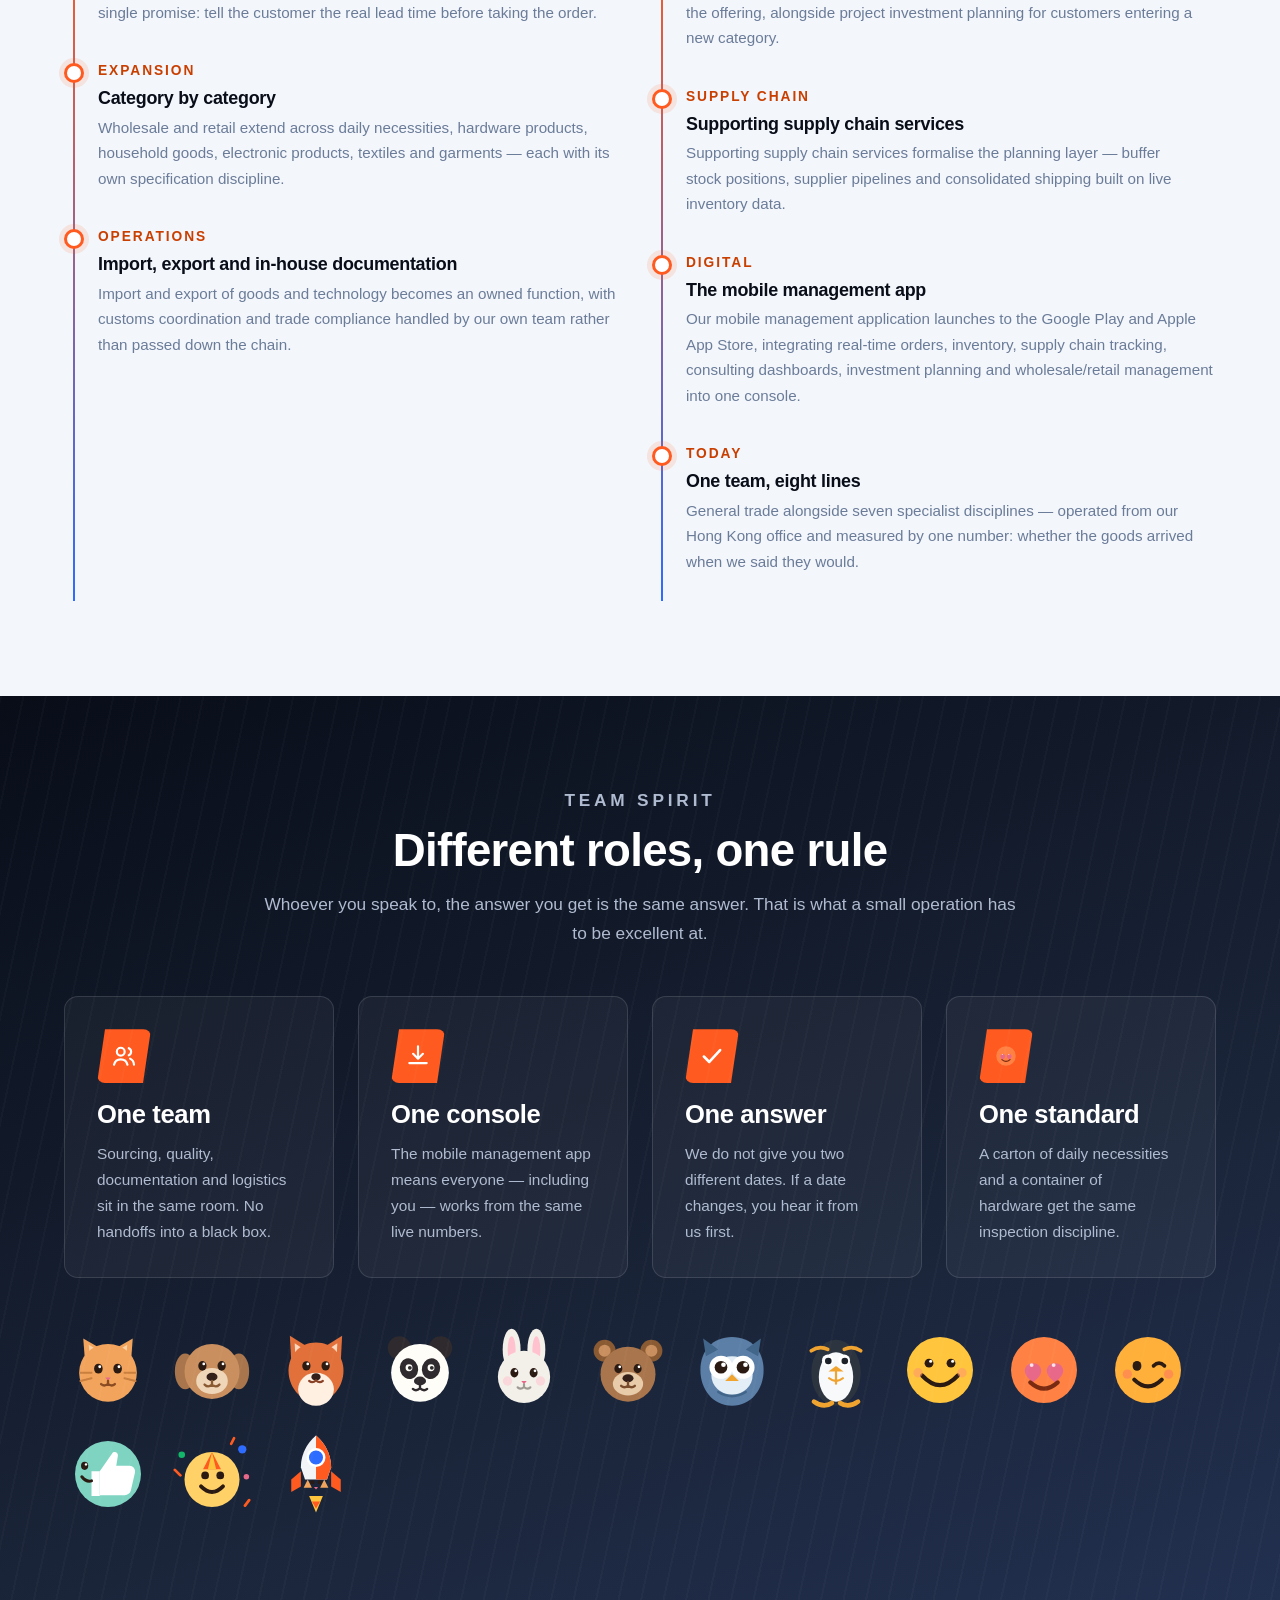
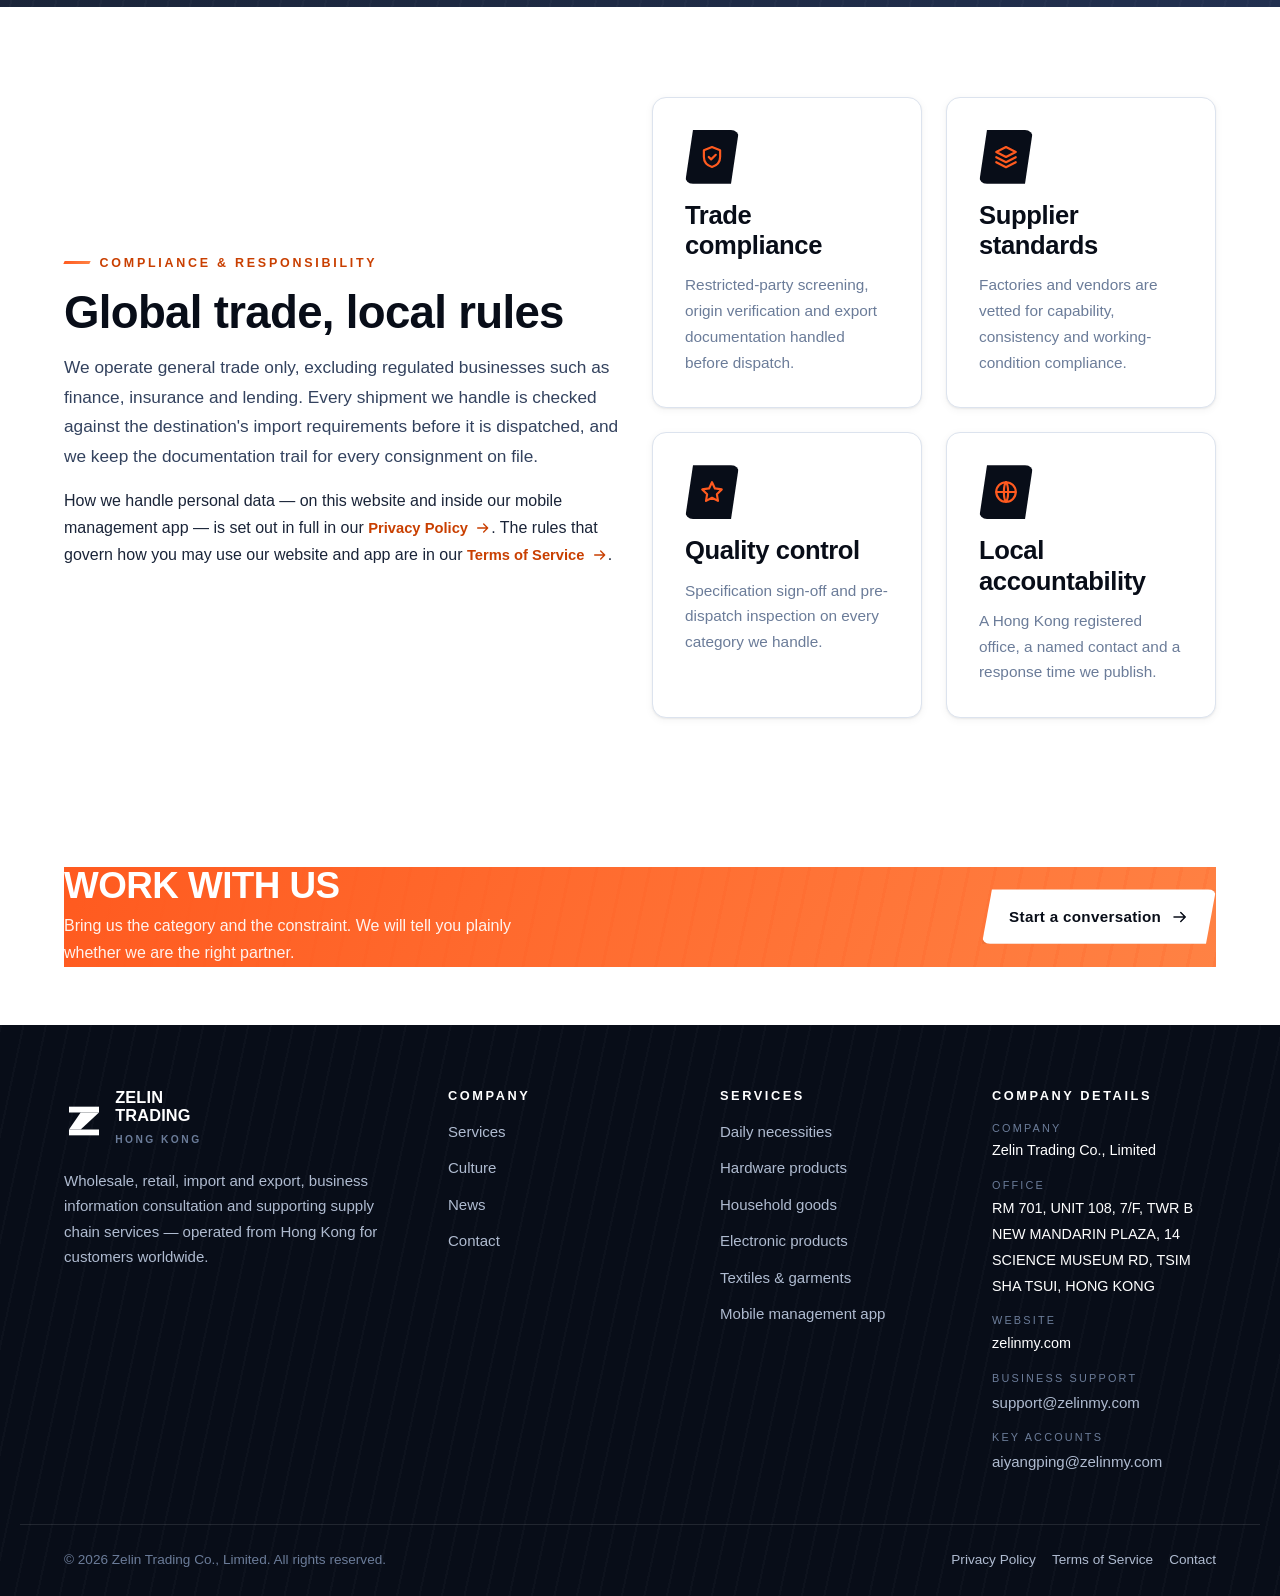
<file: culture.html>
<!DOCTYPE html>
<html lang="en">
<head>
<meta charset="UTF-8">
<meta name="viewport" content="width=device-width, initial-scale=1">
<title>Our Culture, Mission &amp; Milestones | Zelin Trading</title>
<meta name="description" content="The mission, vision and values behind Zelin Trading Co., Limited, our milestones from a Hong Kong trade desk to a multi-category supply chain, and our approach to compliance and responsible trade.">
<link rel="canonical" href="https://zelinmy.com/culture.html">
<meta property="og:type" content="website">
<meta property="og:title" content="Our Culture, Mission &amp; Milestones | Zelin Trading">
<meta property="og:description" content="The mission, vision and values behind Zelin Trading Co., Limited, our milestones and our approach to compliance and responsible trade.">
<meta property="og:url" content="https://zelinmy.com/culture.html">
<meta property="og:site_name" content="Zelin Trading Co., Limited">
<meta property="og:image" content="https://zelinmy.com/images/hero.png">
<meta name="twitter:card" content="summary_large_image">
<meta name="twitter:title" content="Our Culture, Mission &amp; Milestones | Zelin Trading">
<meta name="twitter:description" content="The mission, vision and values behind Zelin Trading Co., Limited, our milestones and our approach to compliance and responsible trade.">
<link rel="icon" href="images/favicon.svg" type="image/svg+xml">
<link rel="stylesheet" href="css/style.css">
</head>
<body data-page="culture">
<header id="site-header"></header>

<main>
  <!-- ============================ PAGE HERO ============================ -->
  <section class="page-hero">
    <div class="speedlines" aria-hidden="true"></div>
    <div class="container page-hero__inner">
      <nav class="breadcrumb reveal" aria-label="Breadcrumb">
        <a href="./">Home</a>
        <svg aria-hidden="true" focusable="false"><use href="#arrow-right"></use></svg>
        <span>Culture</span>
      </nav>
      <p class="eyebrow reveal">Our culture</p>
      <h1 class="reveal">Built on the belief<br>that trade should be boring.</h1>
      <p class="reveal">Predictable deliveries, honest specifications, documents that are actually correct. It is an unexciting promise — and after a few difficult shipments, you start to appreciate exactly how exciting it is when everything simply arrives.</p>
    </div>
  </section>

  <!-- ============================ MISSION / VISION / VALUES ============================ -->
  <section class="section" id="mission">
    <div class="container">
      <div class="section-head is-centered reveal">
        <p class="eyebrow">What drives us</p>
        <h2>Mission, vision, values</h2>
      </div>

      <div class="grid grid-3 stagger">
        <article class="card">
          <span class="card__icon"><svg aria-hidden="true" focusable="false"><use href="#star"></use></svg></span>
          <h3 class="card__title">Our mission</h3>
          <p class="card__text">To make cross-border trade dependable. We run wholesale and retail across daily necessities, hardware products, household goods, electronic products, textiles and garments, and we make sure every order arrives as specified — and arrives on the date we promised.</p>
        </article>

        <article class="card">
          <span class="card__icon"><svg aria-hidden="true" focusable="false"><use href="#globe"></use></svg></span>
          <h3 class="card__title">Our vision</h3>
          <p class="card__text">A Hong Kong trading house that operates like a technology company: one live system, one shared source of truth, and a mobile management app that puts every order, every container and every decision in front of the people who need it.</p>
        </article>

        <article class="card">
          <span class="card__icon"><svg aria-hidden="true" focusable="false"><use href="#shield"></use></svg></span>
          <h3 class="card__title">Our values</h3>
          <p class="card__text">Specification first. Documents correct. Say the real lead time. Own the problem end to end. And keep the promise smaller than the one you can actually keep.</p>
        </article>
      </div>
    </div>
  </section>

  <!-- ============================ MILESTONES ============================ -->
  <section class="section section--paper" id="milestones">
    <div class="container">
      <div class="section-head section-head--split reveal">
        <div>
          <p class="eyebrow">Milestones</p>
          <h2>How the desk grew</h2>
        </div>
        <p class="lead">Every step below added a capability we could actually stand behind — not a logo on a letterhead.</p>
      </div>

      <div class="grid grid-2 gap-6">
        <div class="timeline reveal slide-left stagger">
          <div class="timeline__item">
            <span class="timeline__year">FOUNDATION</span>
            <h3>A Hong Kong trade desk</h3>
            <p>Zelin Trading Co., Limited starts from Tsim Sha Tsui with general trade and a single promise: tell the customer the real lead time before taking the order.</p>
          </div>
          <div class="timeline__item">
            <span class="timeline__year">EXPANSION</span>
            <h3>Category by category</h3>
            <p>Wholesale and retail extend across daily necessities, hardware products, household goods, electronic products, textiles and garments — each with its own specification discipline.</p>
          </div>
          <div class="timeline__item">
            <span class="timeline__year">OPERATIONS</span>
            <h3>Import, export and in-house documentation</h3>
            <p>Import and export of goods and technology becomes an owned function, with customs coordination and trade compliance handled by our own team rather than passed down the chain.</p>
          </div>
        </div>

        <div class="timeline reveal slide-right stagger">
          <div class="timeline__item">
            <span class="timeline__year">ADVISORY</span>
            <h3>Consulting and investment planning</h3>
            <p>Business information consultation and enterprise management advisory join the offering, alongside project investment planning for customers entering a new category.</p>
          </div>
          <div class="timeline__item">
            <span class="timeline__year">SUPPLY CHAIN</span>
            <h3>Supporting supply chain services</h3>
            <p>Supporting supply chain services formalise the planning layer — buffer stock positions, supplier pipelines and consolidated shipping built on live inventory data.</p>
          </div>
          <div class="timeline__item">
            <span class="timeline__year">DIGITAL</span>
            <h3>The mobile management app</h3>
            <p>Our mobile management application launches to the Google Play and Apple App Store, integrating real-time orders, inventory, supply chain tracking, consulting dashboards, investment planning and wholesale/retail management into one console.</p>
          </div>
          <div class="timeline__item">
            <span class="timeline__year">TODAY</span>
            <h3>One team, eight lines</h3>
            <p>General trade alongside seven specialist disciplines — operated from our Hong Kong office and measured by one number: whether the goods arrived when we said they would.</p>
          </div>
        </div>
      </div>
    </div>
  </section>

  <!-- ============================ TEAM SPIRIT ============================ -->
  <section class="section section--dark" id="team">
    <div class="speedlines" aria-hidden="true"></div>
    <div class="container">
      <div class="section-head is-centered reveal">
        <p class="eyebrow">Team spirit</p>
        <h2>Different roles, one rule</h2>
        <p>Whoever you speak to, the answer you get is the same answer. That is what a small operation has to be excellent at.</p>
      </div>

      <div class="grid grid-4 stagger">
        <article class="card">
          <span class="card__icon"><svg aria-hidden="true" focusable="false"><use href="#users"></use></svg></span>
          <h3 class="card__title">One team</h3>
          <p class="card__text">Sourcing, quality, documentation and logistics sit in the same room. No handoffs into a black box.</p>
        </article>
        <article class="card">
          <span class="card__icon"><svg aria-hidden="true" focusable="false"><use href="#download"></use></svg></span>
          <h3 class="card__title">One console</h3>
          <p class="card__text">The mobile management app means everyone — including you — works from the same live numbers.</p>
        </article>
        <article class="card">
          <span class="card__icon"><svg aria-hidden="true" focusable="false"><use href="#check"></use></svg></span>
          <h3 class="card__title">One answer</h3>
          <p class="card__text">We do not give you two different dates. If a date changes, you hear it from us first.</p>
        </article>
        <article class="card">
          <span class="card__icon"><svg aria-hidden="true" focusable="false"><use href="#heart-eyes"></use></svg></span>
          <h3 class="card__title">One standard</h3>
          <p class="card__text">A carton of daily necessities and a container of hardware get the same inspection discipline.</p>
        </article>
      </div>

      <div class="mascot-row mt-7 reveal fade-up">
        <span class="mascot mascot--float" data-mascot="cat" aria-hidden="true"></span>
        <span class="mascot mascot--wiggle" data-mascot="dog" aria-hidden="true"></span>
        <span class="mascot mascot--float-slow" data-mascot="fox" aria-hidden="true"></span>
        <span class="mascot mascot--bounce" data-mascot="panda" aria-hidden="true"></span>
        <span class="mascot mascot--pulse" data-mascot="rabbit" aria-hidden="true"></span>
        <span class="mascot mascot--float" data-mascot="bear" aria-hidden="true"></span>
        <span class="mascot mascot--float-slow" data-mascot="owl" aria-hidden="true"></span>
        <span class="mascot mascot--bounce" data-mascot="penguin" aria-hidden="true"></span>
        <span class="mascot mascot--wiggle" data-mascot="smile" aria-hidden="true"></span>
        <span class="mascot mascot--pulse" data-mascot="heart-eyes" aria-hidden="true"></span>
        <span class="mascot mascot--float" data-mascot="wink" aria-hidden="true"></span>
        <span class="mascot mascot--bounce" data-mascot="thumbs-up" aria-hidden="true"></span>
        <span class="mascot mascot--float-slow" data-mascot="party" aria-hidden="true"></span>
        <span class="mascot mascot--wiggle" data-mascot="rocket-cat" aria-hidden="true"></span>
      </div>
    </div>
  </section>

  <!-- ============================ COMPLIANCE / CSR ============================ -->
  <section class="section" id="responsibility">
    <div class="container">
      <div class="grid grid-2 gap-6 items-center">
        <div class="reveal slide-left">
          <p class="eyebrow">Compliance &amp; responsibility</p>
          <h2 class="mt-4">Global trade, local rules</h2>
          <p class="lead mt-4">We operate general trade only, excluding regulated businesses such as finance, insurance and lending. Every shipment we handle is checked against the destination's import requirements before it is dispatched, and we keep the documentation trail for every consignment on file.</p>
          <p class="mt-4">How we handle personal data — on this website and inside our mobile management app — is set out in full in our <a class="link-arrow" href="privacy.html">Privacy Policy<svg aria-hidden="true" focusable="false"><use href="#arrow-right"></use></svg></a>. The rules that govern how you may use our website and app are in our <a class="link-arrow" href="terms.html">Terms of Service<svg aria-hidden="true" focusable="false"><use href="#arrow-right"></use></svg></a>.</p>
        </div>

        <div class="grid grid-2 stagger reveal slide-right">
          <article class="card">
            <span class="card__icon"><svg aria-hidden="true" focusable="false"><use href="#shield"></use></svg></span>
            <h3 class="card__title">Trade compliance</h3>
            <p class="card__text">Restricted-party screening, origin verification and export documentation handled before dispatch.</p>
          </article>
          <article class="card">
            <span class="card__icon"><svg aria-hidden="true" focusable="false"><use href="#layers"></use></svg></span>
            <h3 class="card__title">Supplier standards</h3>
            <p class="card__text">Factories and vendors are vetted for capability, consistency and working-condition compliance.</p>
          </article>
          <article class="card">
            <span class="card__icon"><svg aria-hidden="true" focusable="false"><use href="#star"></use></svg></span>
            <h3 class="card__title">Quality control</h3>
            <p class="card__text">Specification sign-off and pre-dispatch inspection on every category we handle.</p>
          </article>
          <article class="card">
            <span class="card__icon"><svg aria-hidden="true" focusable="false"><use href="#globe"></use></svg></span>
            <h3 class="card__title">Local accountability</h3>
            <p class="card__text">A Hong Kong registered office, a named contact and a response time we publish.</p>
          </article>
        </div>
      </div>
    </div>
  </section>

  <!-- ============================ CTA ============================ -->
  <section class="section section--tight">
    <div class="container">
      <div class="cta-band reveal zoom-in">
        <div class="speedlines speedlines--accent" aria-hidden="true"></div>
        <div class="container cta-band__inner">
          <div>
            <h2>Work with us</h2>
            <p>Bring us the category and the constraint. We will tell you plainly whether we are the right partner.</p>
          </div>
          <a class="btn btn--light" href="contact.html">Start a conversation<svg aria-hidden="true" focusable="false"><use href="#arrow-right"></use></svg></a>
        </div>
      </div>
    </div>
  </section>
</main>

<footer id="site-footer"></footer>
<script src="js/main.js" defer></script>
</body>
</html>
</file>
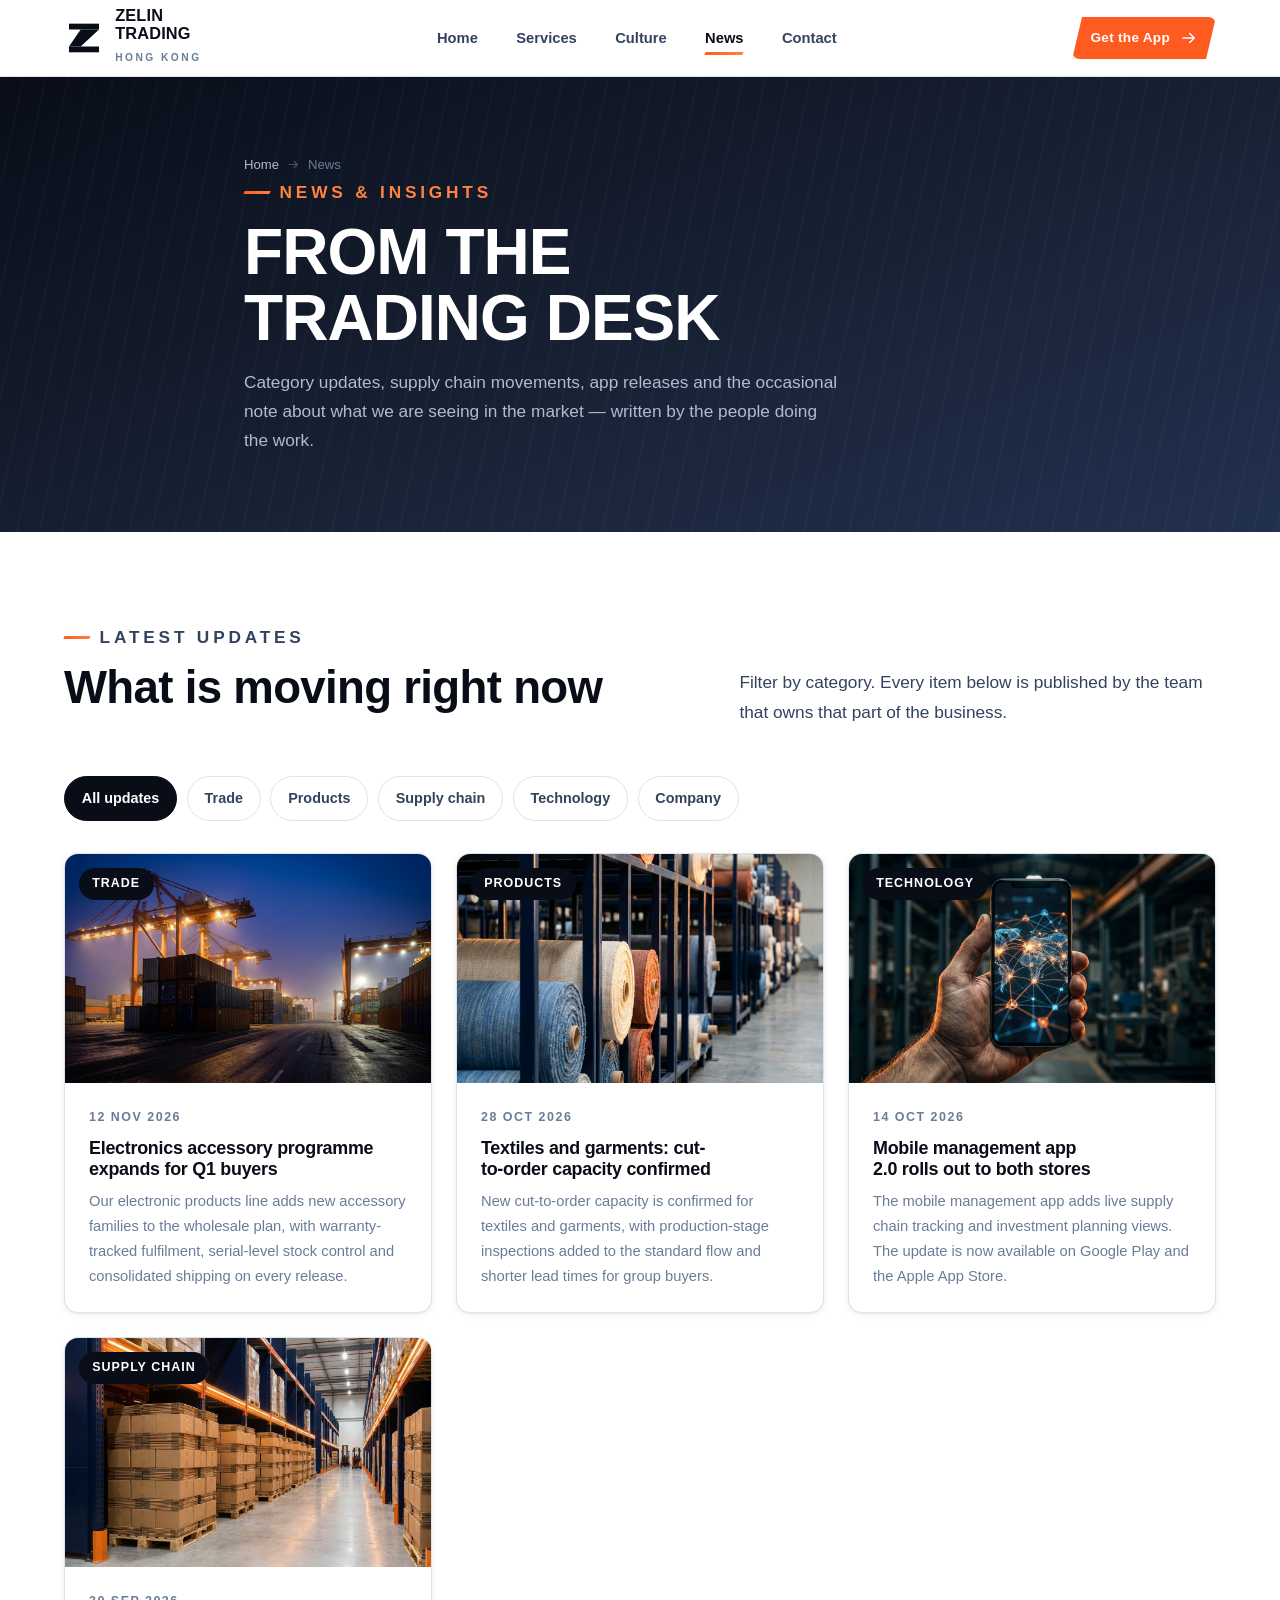
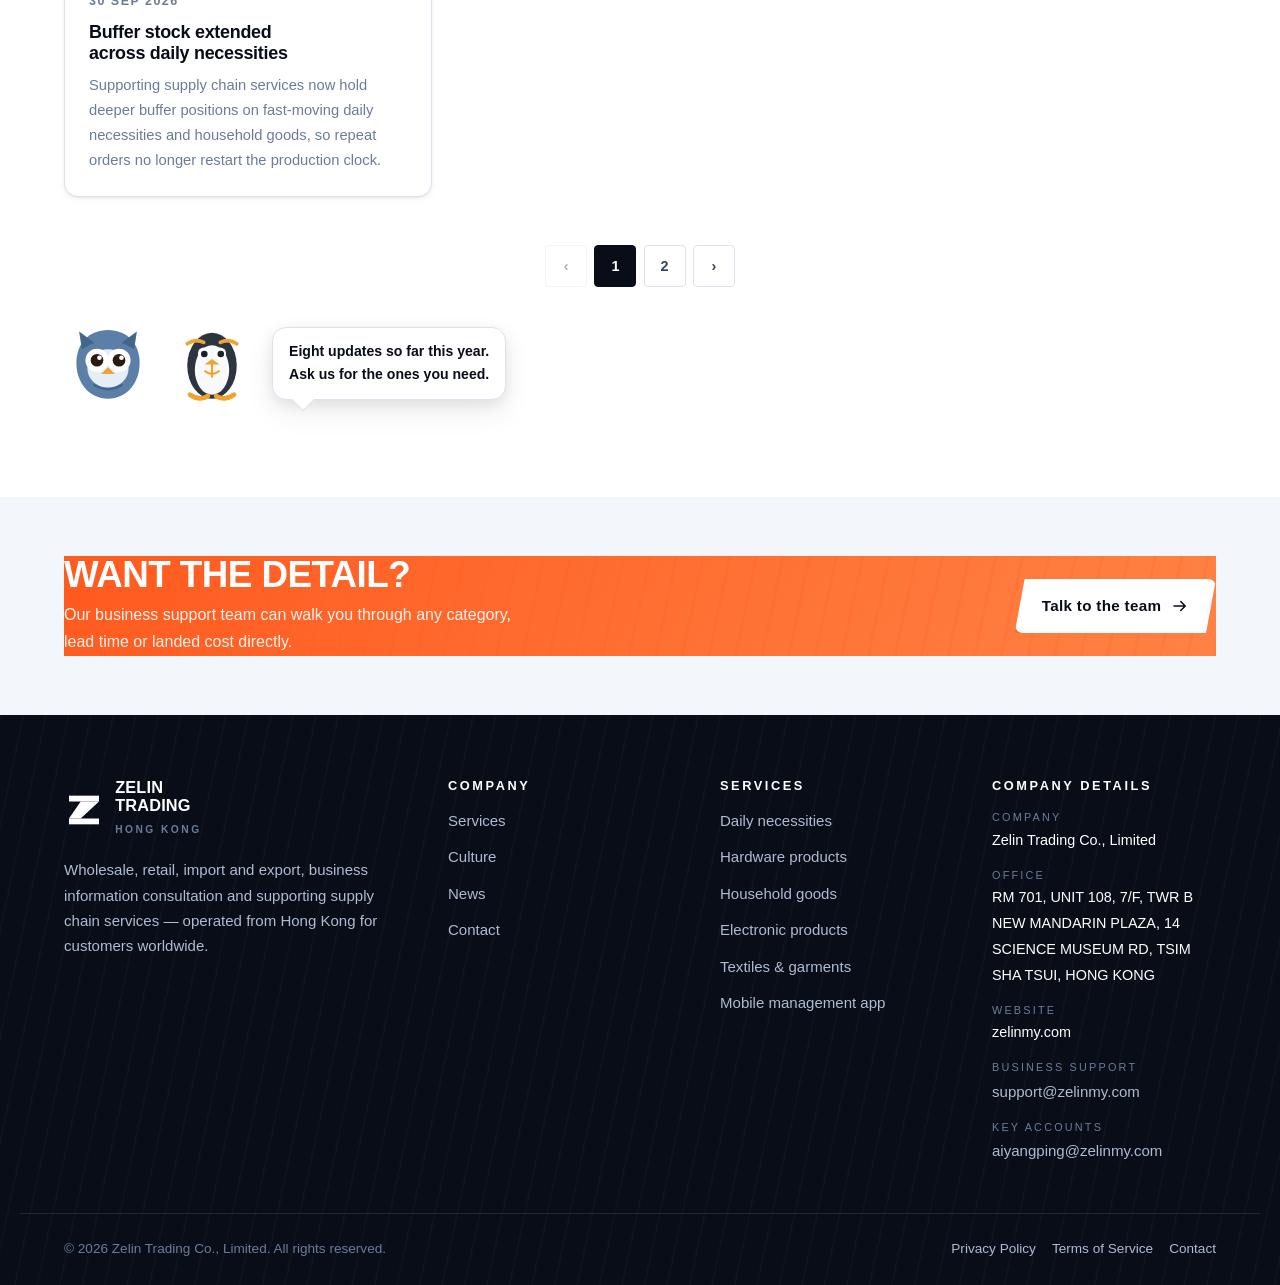
<file: news.html>
<!DOCTYPE html>
<html lang="en">
<head>
<meta charset="UTF-8">
<meta name="viewport" content="width=device-width, initial-scale=1">
<title>News &amp; Market Insights | Zelin Trading</title>
<meta name="description" content="Category updates from Zelin Trading Co., Limited covering supply chain moves, product category notes, partnership announcements and mobile app releases.">
<link rel="canonical" href="https://zelinmy.com/news.html">
<meta property="og:type" content="website">
<meta property="og:title" content="News &amp; Market Insights | Zelin Trading">
<meta property="og:description" content="Category updates from Zelin Trading Co., Limited covering supply chain moves, product category notes, partnership announcements and mobile app releases.">
<meta property="og:url" content="https://zelinmy.com/news.html">
<meta property="og:site_name" content="Zelin Trading Co., Limited">
<meta property="og:image" content="https://zelinmy.com/images/news-1.png">
<meta name="twitter:card" content="summary_large_image">
<meta name="twitter:title" content="News &amp; Market Insights | Zelin Trading">
<meta name="twitter:description" content="Category updates from Zelin Trading Co., Limited covering supply chain moves, product notes, app releases and more.">
<link rel="icon" href="images/favicon.svg" type="image/svg+xml">
<link rel="stylesheet" href="css/style.css">
</head>
<body data-page="news">
<header id="site-header"></header>

<main>
  <!-- ============================ PAGE HERO ============================ -->
  <section class="page-hero">
    <div class="speedlines" aria-hidden="true"></div>
    <div class="container page-hero__inner">
      <nav class="breadcrumb reveal" aria-label="Breadcrumb">
        <a href="./">Home</a>
        <svg aria-hidden="true" focusable="false"><use href="#arrow-right"></use></svg>
        <span>News</span>
      </nav>
      <p class="eyebrow reveal">News &amp; insights</p>
      <h1 class="reveal">From the trading desk</h1>
      <p class="reveal">Category updates, supply chain movements, app releases and the occasional note about what we are seeing in the market — written by the people doing the work.</p>
    </div>
  </section>

  <!-- ============================ FILTERS + GRID ============================ -->
  <section class="section" id="articles">
    <div class="container">
      <div class="section-head section-head--split reveal">
        <div>
          <p class="eyebrow">Latest updates</p>
          <h2>What is moving right now</h2>
        </div>
        <p class="lead">Filter by category. Every item below is published by the team that owns that part of the business.</p>
      </div>

      <div class="news-filters reveal" role="group" aria-label="Filter news by category">
        <button class="chip is-active" type="button" data-filter="all">All updates</button>
        <button class="chip" type="button" data-filter="trade">Trade</button>
        <button class="chip" type="button" data-filter="products">Products</button>
        <button class="chip" type="button" data-filter="supply-chain">Supply chain</button>
        <button class="chip" type="button" data-filter="technology">Technology</button>
        <button class="chip" type="button" data-filter="company">Company</button>
      </div>

      <div class="grid grid-3 news-grid stagger">
        <article class="card news-card" data-category="trade">
          <div class="news-card__media">
            <img src="images/news-1.png" alt="Container terminal at dusk with stacked cargo" width="800" height="500">
            <span class="badge">Trade</span>
          </div>
          <div class="news-card__body">
            <p class="news-card__date">12 Nov 2026</p>
            <h3 class="news-card__title">Electronics accessory programme expands for Q1 buyers</h3>
            <p class="news-card__text">Our electronic products line adds new accessory families to the wholesale plan, with warranty-tracked fulfilment, serial-level stock control and consolidated shipping on every release.</p>
          </div>
        </article>

        <article class="card news-card" data-category="products">
          <div class="news-card__media">
            <img src="images/news-2.png" alt="Rolls of textile fabric in a warehouse" width="800" height="500">
            <span class="badge">Products</span>
          </div>
          <div class="news-card__body">
            <p class="news-card__date">28 Oct 2026</p>
            <h3 class="news-card__title">Textiles and garments: cut-to-order capacity confirmed</h3>
            <p class="news-card__text">New cut-to-order capacity is confirmed for textiles and garments, with production-stage inspections added to the standard flow and shorter lead times for group buyers.</p>
          </div>
        </article>

        <article class="card news-card" data-category="technology">
          <div class="news-card__media">
            <img src="images/news-3.png" alt="Supply chain dashboard displayed on a mobile device" width="800" height="500">
            <span class="badge">Technology</span>
          </div>
          <div class="news-card__body">
            <p class="news-card__date">14 Oct 2026</p>
            <h3 class="news-card__title">Mobile management app 2.0 rolls out to both stores</h3>
            <p class="news-card__text">The mobile management app adds live supply chain tracking and investment planning views. The update is now available on Google Play and the Apple App Store.</p>
          </div>
        </article>

        <article class="card news-card" data-category="supply-chain">
          <div class="news-card__media">
            <img src="images/news-4.png" alt="Stacked cartons ready for dispatch in a distribution centre" width="800" height="500">
            <span class="badge">Supply chain</span>
          </div>
          <div class="news-card__body">
            <p class="news-card__date">30 Sep 2026</p>
            <h3 class="news-card__title">Buffer stock extended across daily necessities</h3>
            <p class="news-card__text">Supporting supply chain services now hold deeper buffer positions on fast-moving daily necessities and household goods, so repeat orders no longer restart the production clock.</p>
          </div>
        </article>

        <article class="card news-card" data-category="trade">
          <div class="news-card__media">
            <img src="images/news-5.png" alt="Freight vessel loading at a Hong Kong port berth" width="800" height="500">
            <span class="badge">Trade</span>
          </div>
          <div class="news-card__body">
            <p class="news-card__date">17 Sep 2026</p>
            <h3 class="news-card__title">Additional consolidation options for European buyers</h3>
            <p class="news-card__text">We have opened two further consolidation routes for European destinations, reducing port-side handling time on consolidated hardware and household goods shipments.</p>
          </div>
        </article>

        <article class="card news-card" data-category="products">
          <div class="news-card__media">
            <img src="images/news-6.png" alt="Home storage products arranged on retail shelves" width="800" height="500">
            <span class="badge">Products</span>
          </div>
          <div class="news-card__body">
            <p class="news-card__date">02 Sep 2026</p>
            <h3 class="news-card__title">Household goods line adds a new storage collection</h3>
            <p class="news-card__text">A new household goods collection covering storage, organisation and kitchen accessories has been added to the wholesale catalogue, packaged for direct retail presentation.</p>
          </div>
        </article>

        <article class="card news-card" data-category="company">
          <div class="news-card__media">
            <img src="images/news-7.png" alt="Advisors reviewing market data in a meeting room" width="800" height="500">
            <span class="badge">Company</span>
          </div>
          <div class="news-card__body">
            <p class="news-card__date">21 Aug 2026</p>
            <h3 class="news-card__title">Business consultation desk launches for new entrants</h3>
            <p class="news-card__text">Our business information consultation desk is now open to companies entering a new category, offering supplier mapping, margin modelling and project investment planning support.</p>
          </div>
        </article>

        <article class="card news-card" data-category="technology">
          <div class="news-card__media">
            <img src="images/news-8.png" alt="Analytics interface showing category performance charts" width="800" height="500">
            <span class="badge">Technology</span>
          </div>
          <div class="news-card__body">
            <p class="news-card__date">05 Aug 2026</p>
            <h3 class="news-card__title">Project investment planning module added to the app</h3>
            <p class="news-card__text">The mobile management app now includes scenario planning for project investment planning, with category performance and margin visibility available on both storefronts.</p>
          </div>
        </article>
      </div>

      <div class="pagination reveal" data-pagination>
        <button type="button" data-page="prev" aria-label="Previous page">&lsaquo;</button>
        <button type="button" data-page="1" class="is-active">1</button>
        <button type="button" data-page="2">2</button>
        <button type="button" data-page="next" aria-label="Next page">&rsaquo;</button>
      </div>

      <div class="mascot-row mt-6 reveal fade-up">
        <span class="mascot mascot--float" data-mascot="owl" aria-hidden="true"></span>
        <span class="mascot mascot--bounce" data-mascot="penguin" aria-hidden="true"></span>
        <p class="mascot-bubble">Eight updates so far this year.<br>Ask us for the ones you need.</p>
      </div>
    </div>
  </section>

  <!-- ============================ CTA ============================ -->
  <section class="section section--paper section--tight">
    <div class="container">
      <div class="cta-band reveal zoom-in">
        <div class="speedlines speedlines--accent" aria-hidden="true"></div>
        <div class="container cta-band__inner">
          <div>
            <h2>Want the detail?</h2>
            <p>Our business support team can walk you through any category, lead time or landed cost directly.</p>
          </div>
          <a class="btn btn--light" href="contact.html">Talk to the team<svg aria-hidden="true" focusable="false"><use href="#arrow-right"></use></svg></a>
        </div>
      </div>
    </div>
  </section>
</main>

<footer id="site-footer"></footer>
<script src="js/main.js" defer></script>
</body>
</html>
</file>
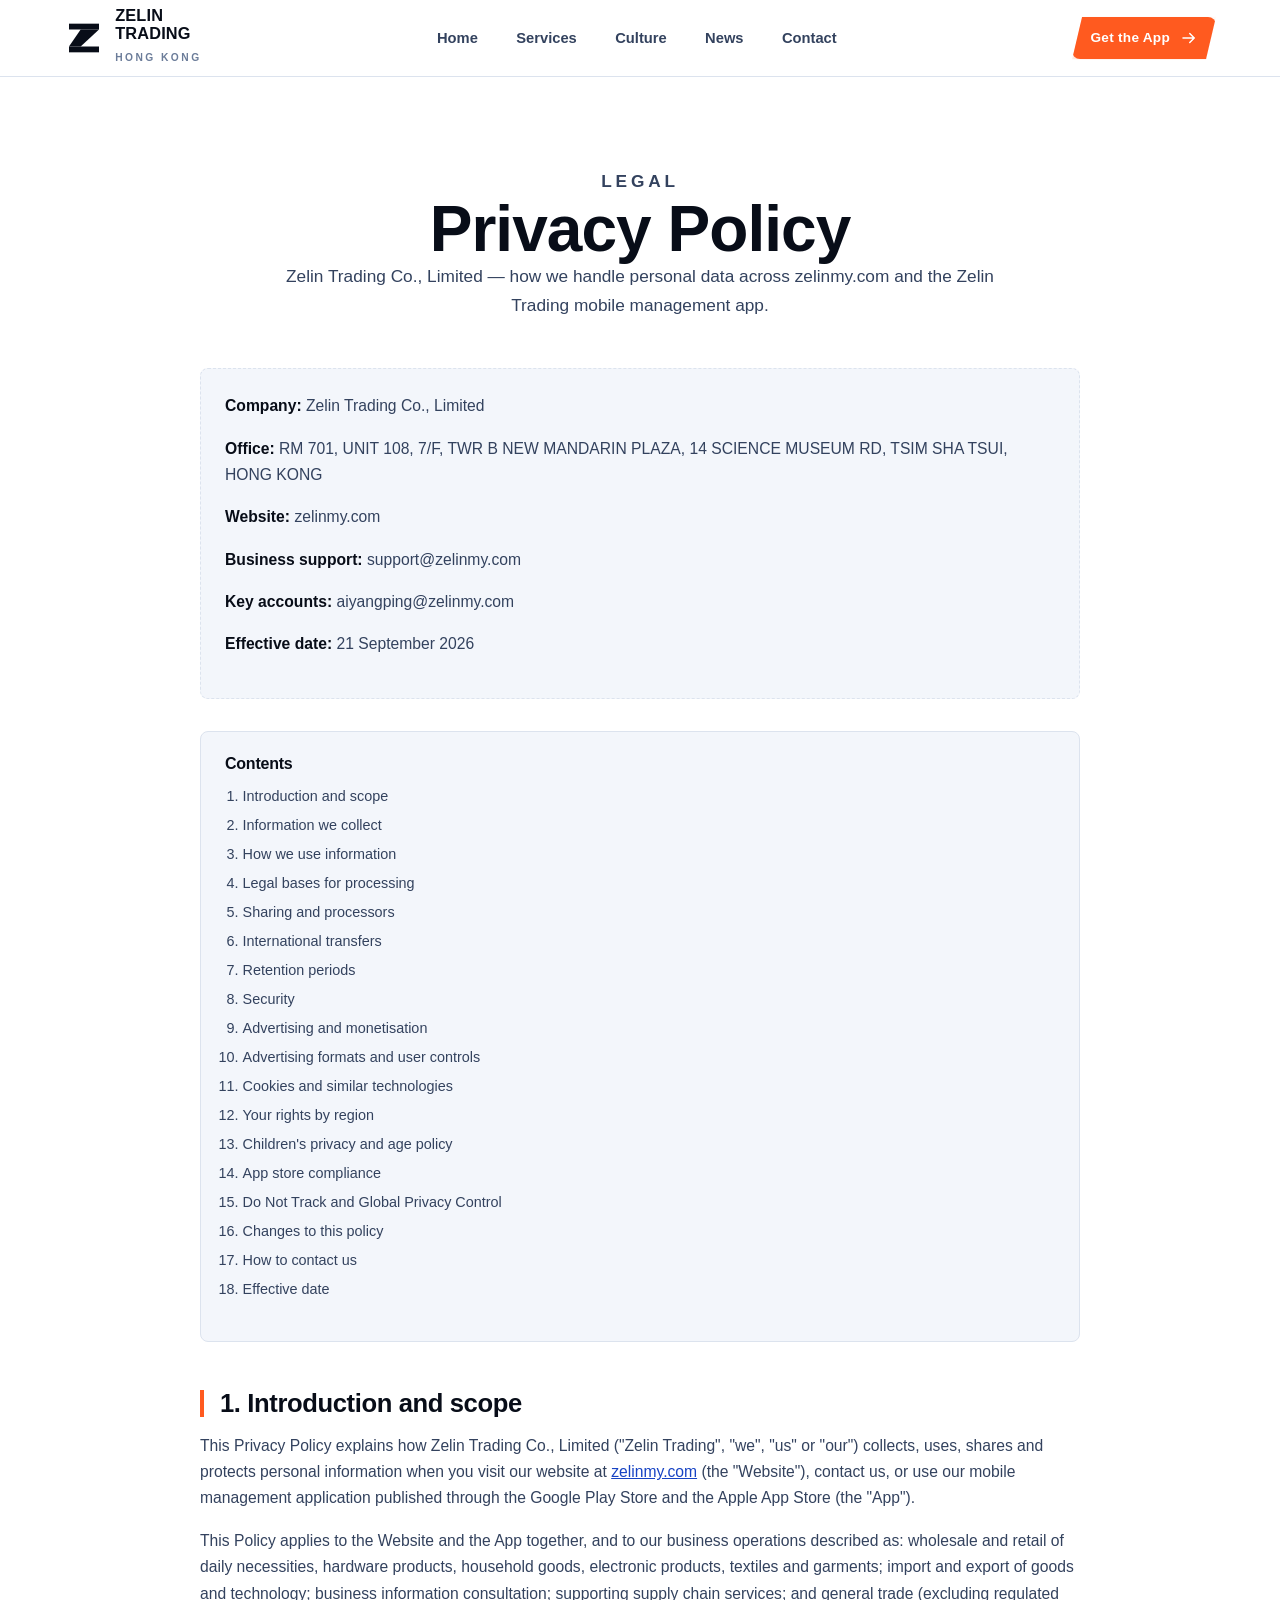
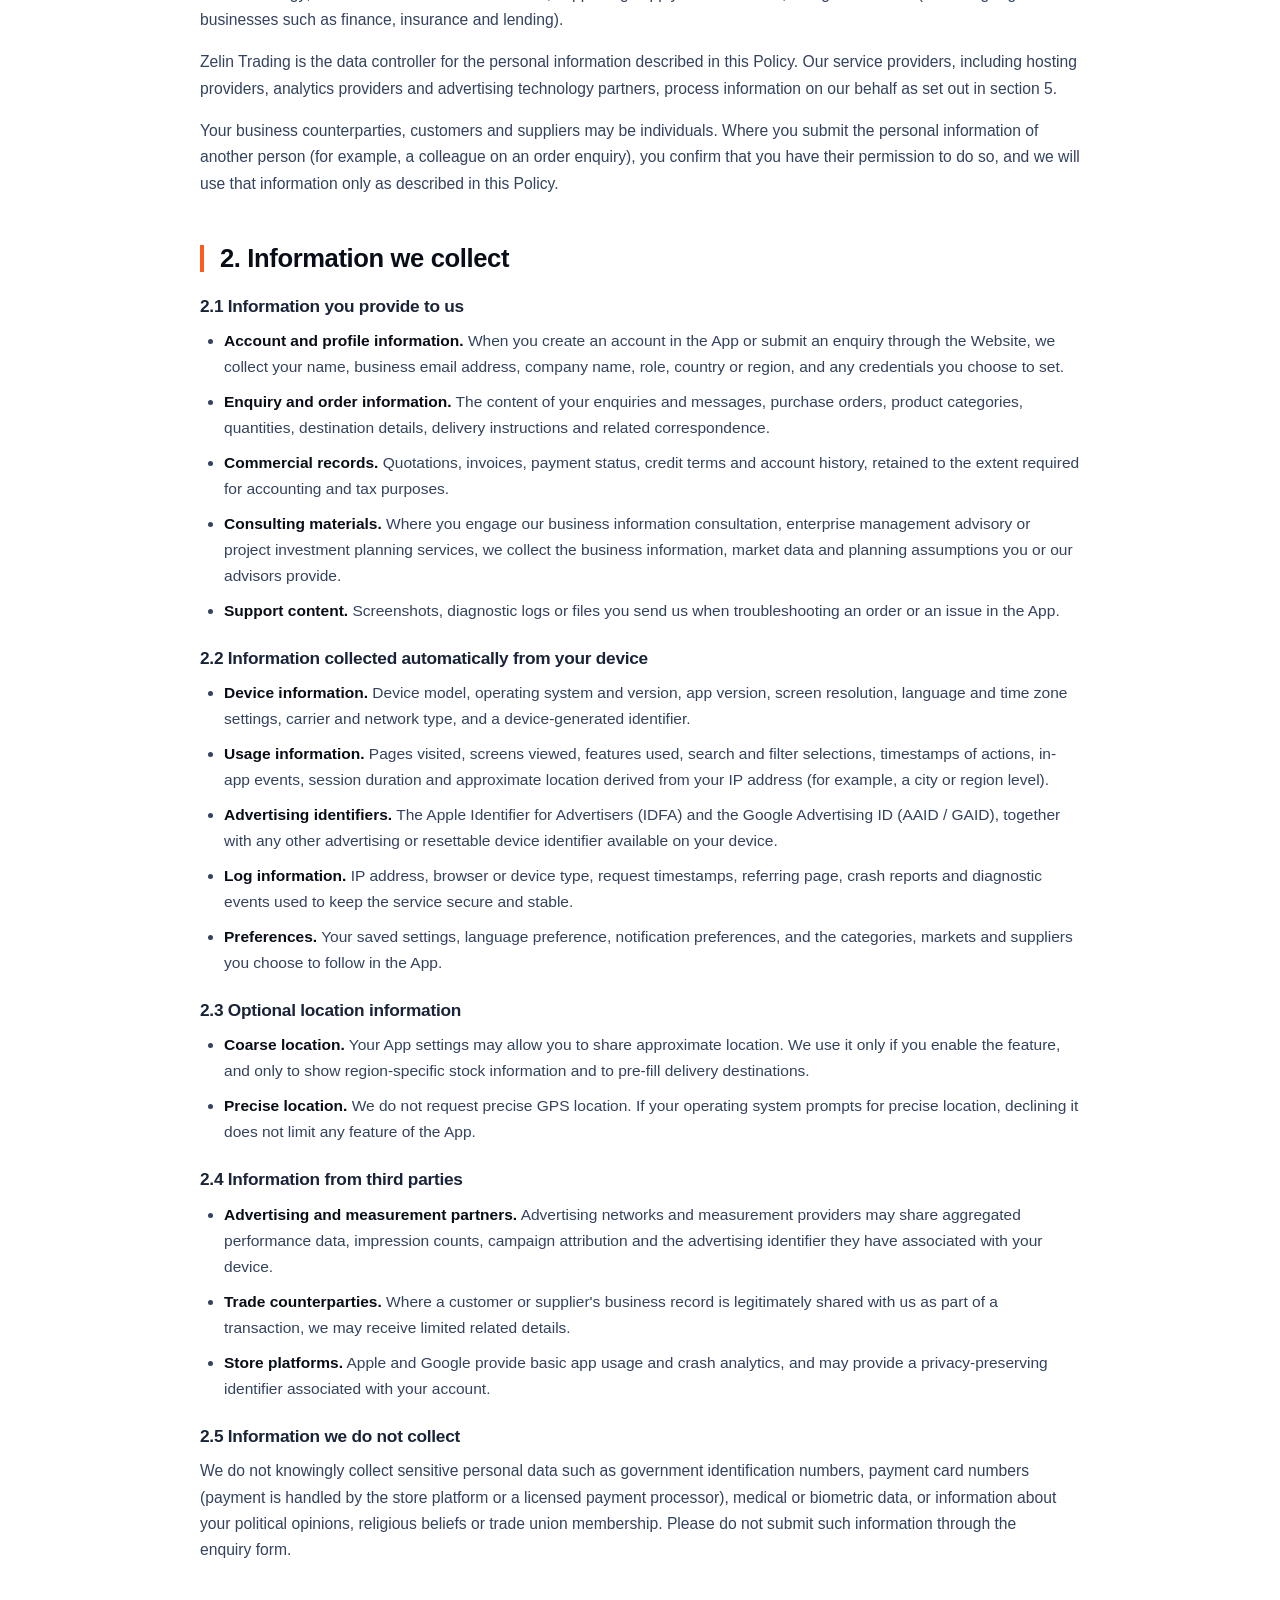
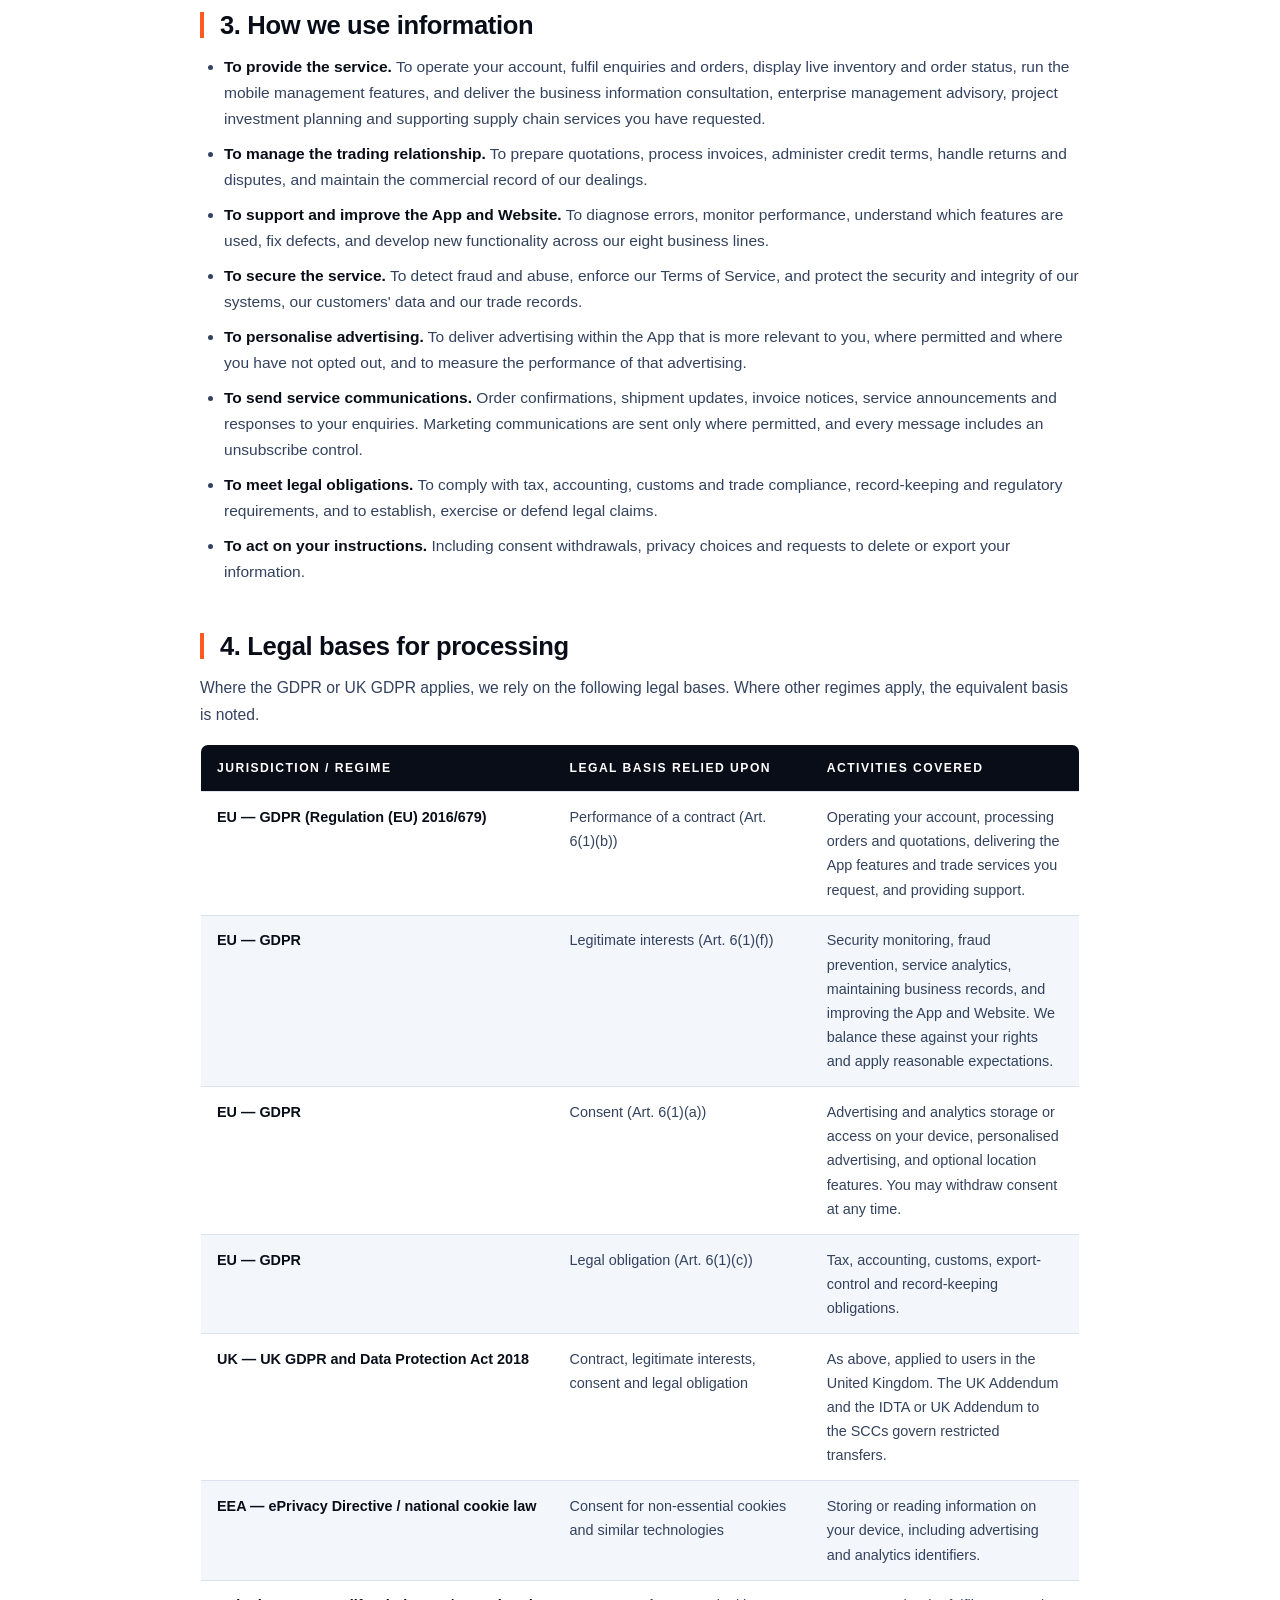
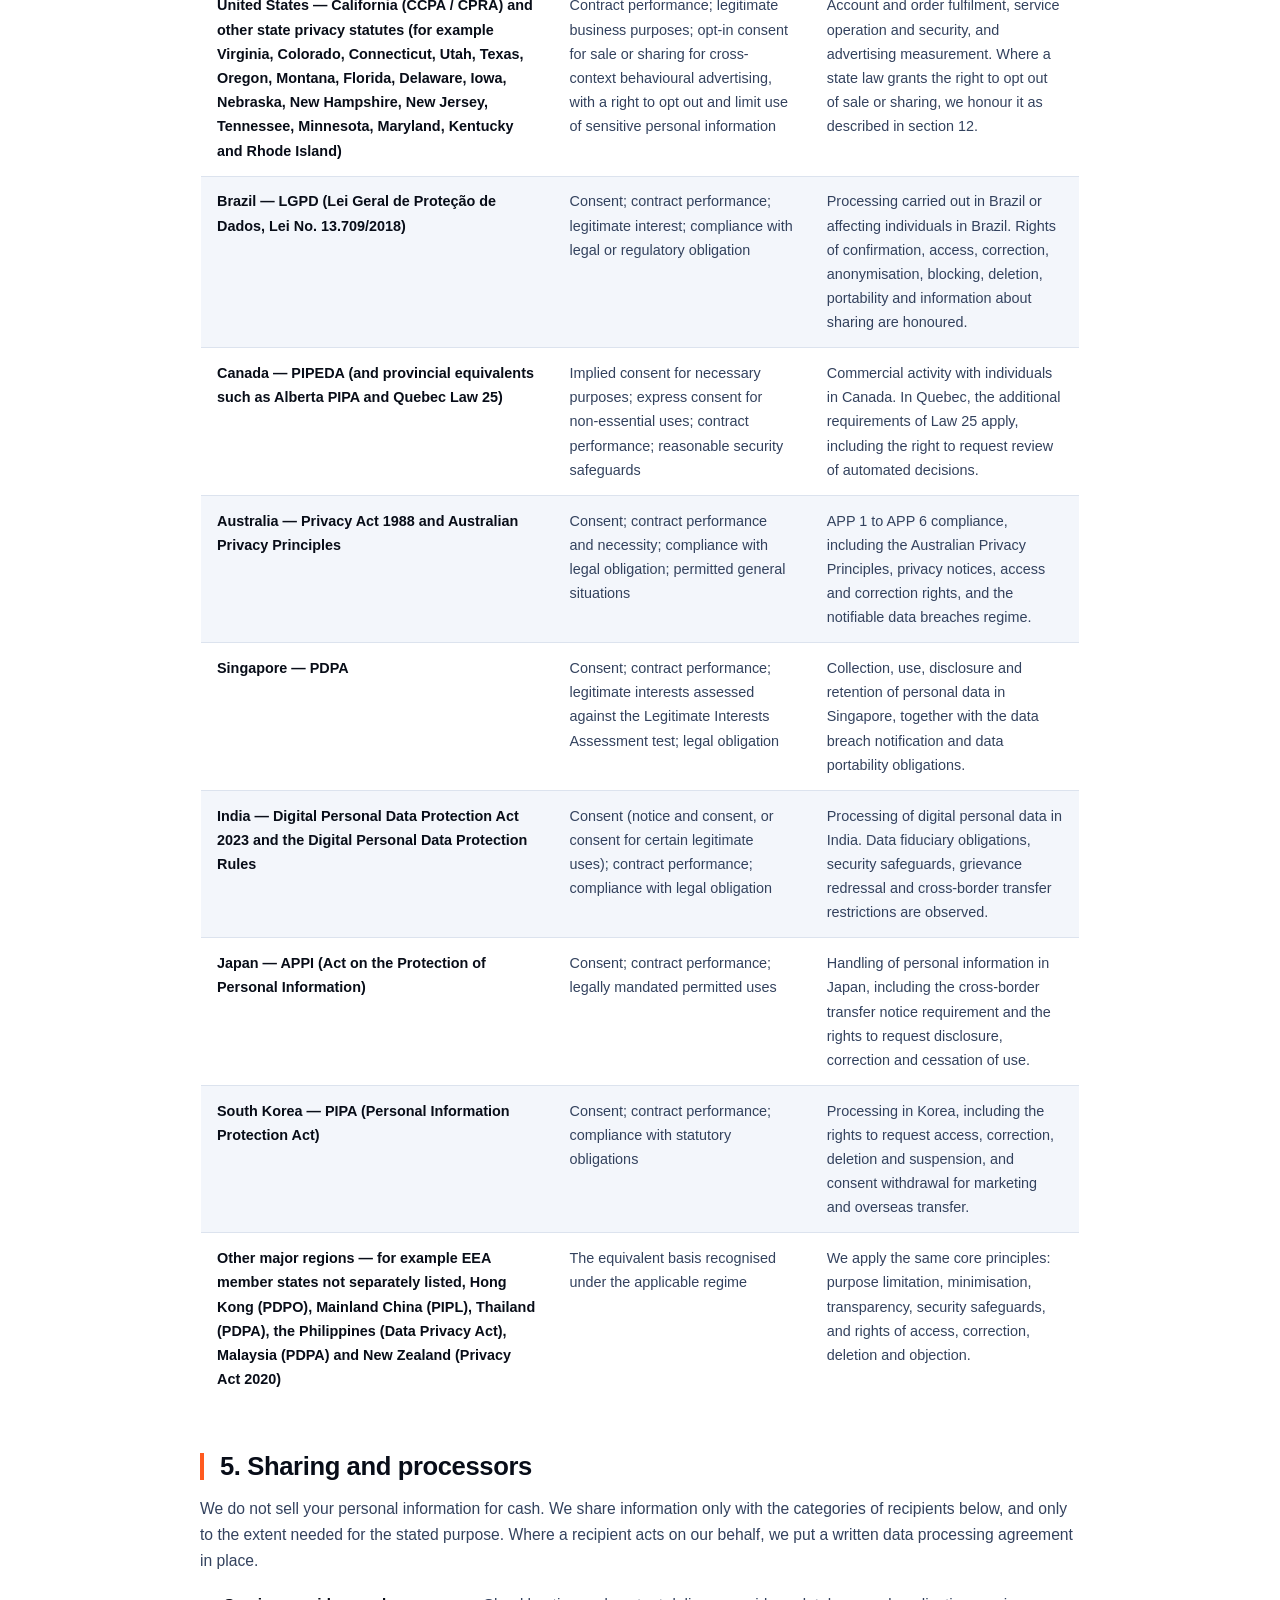
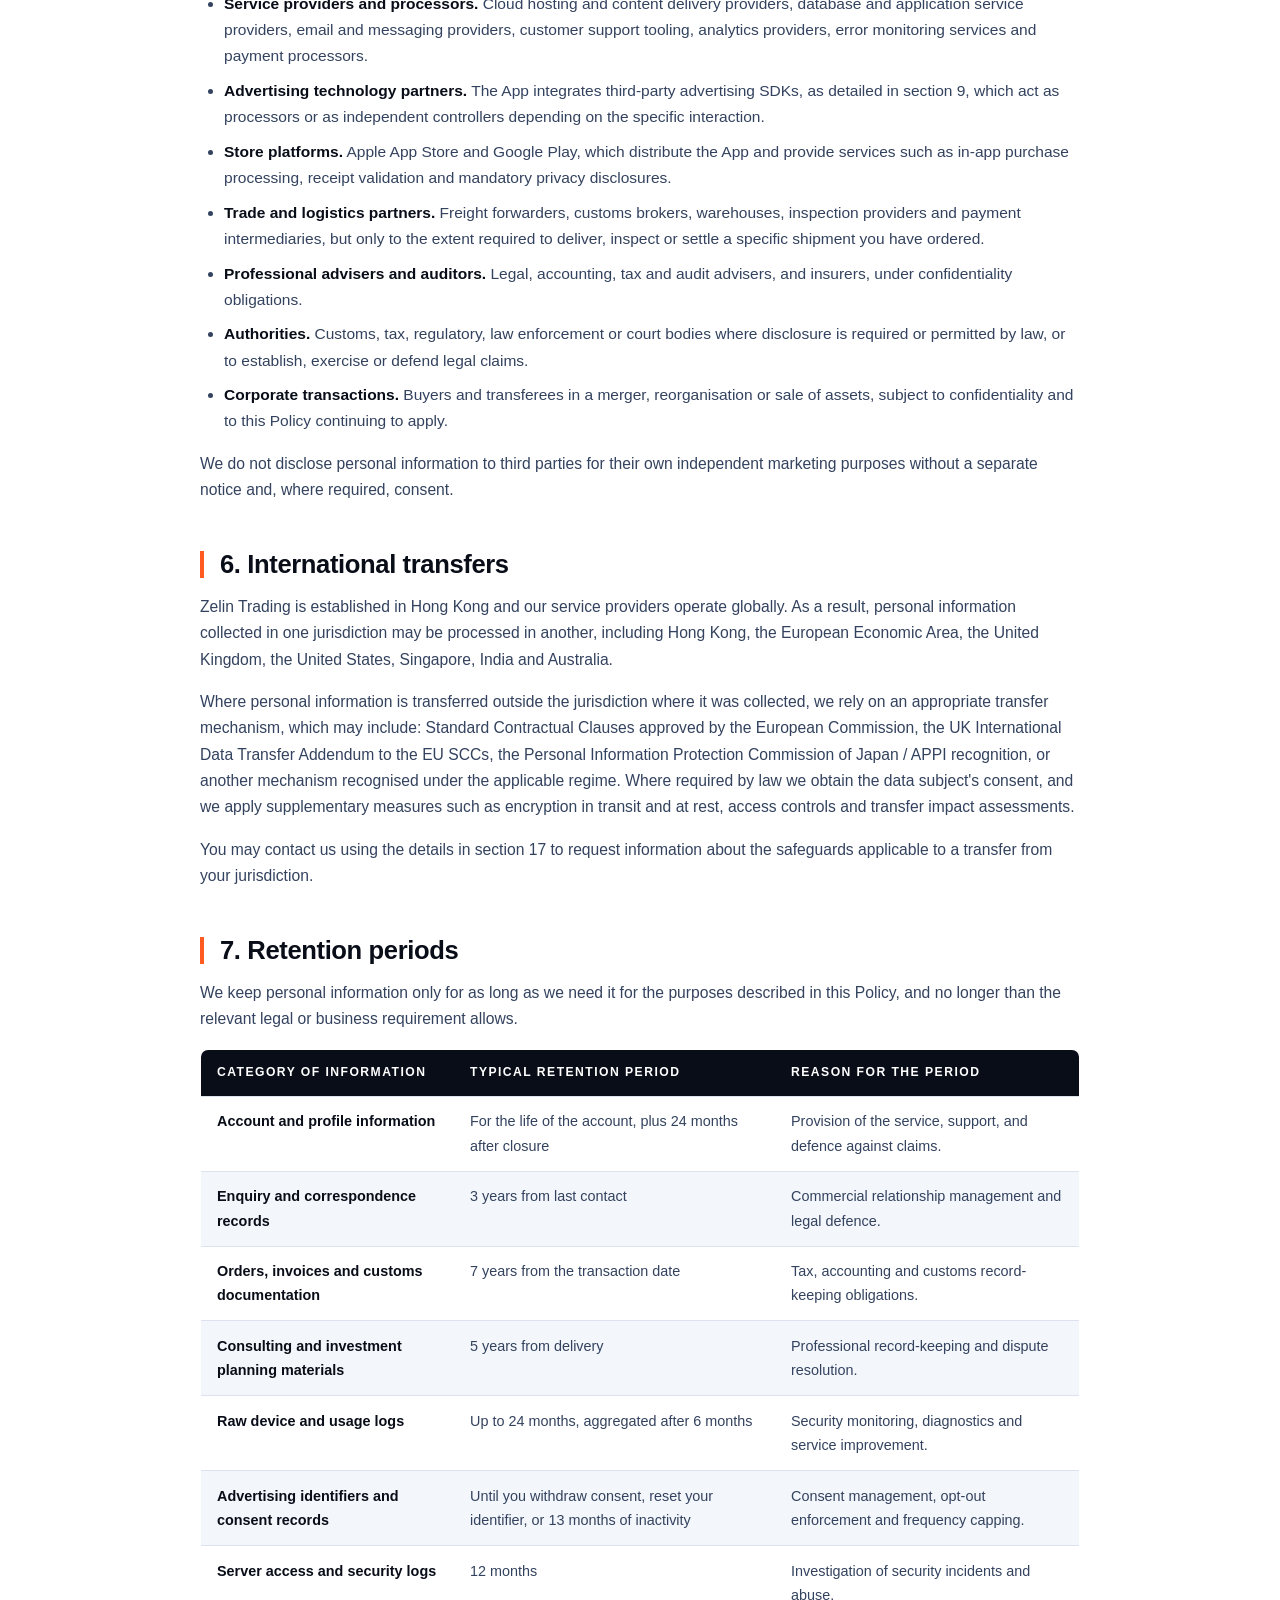
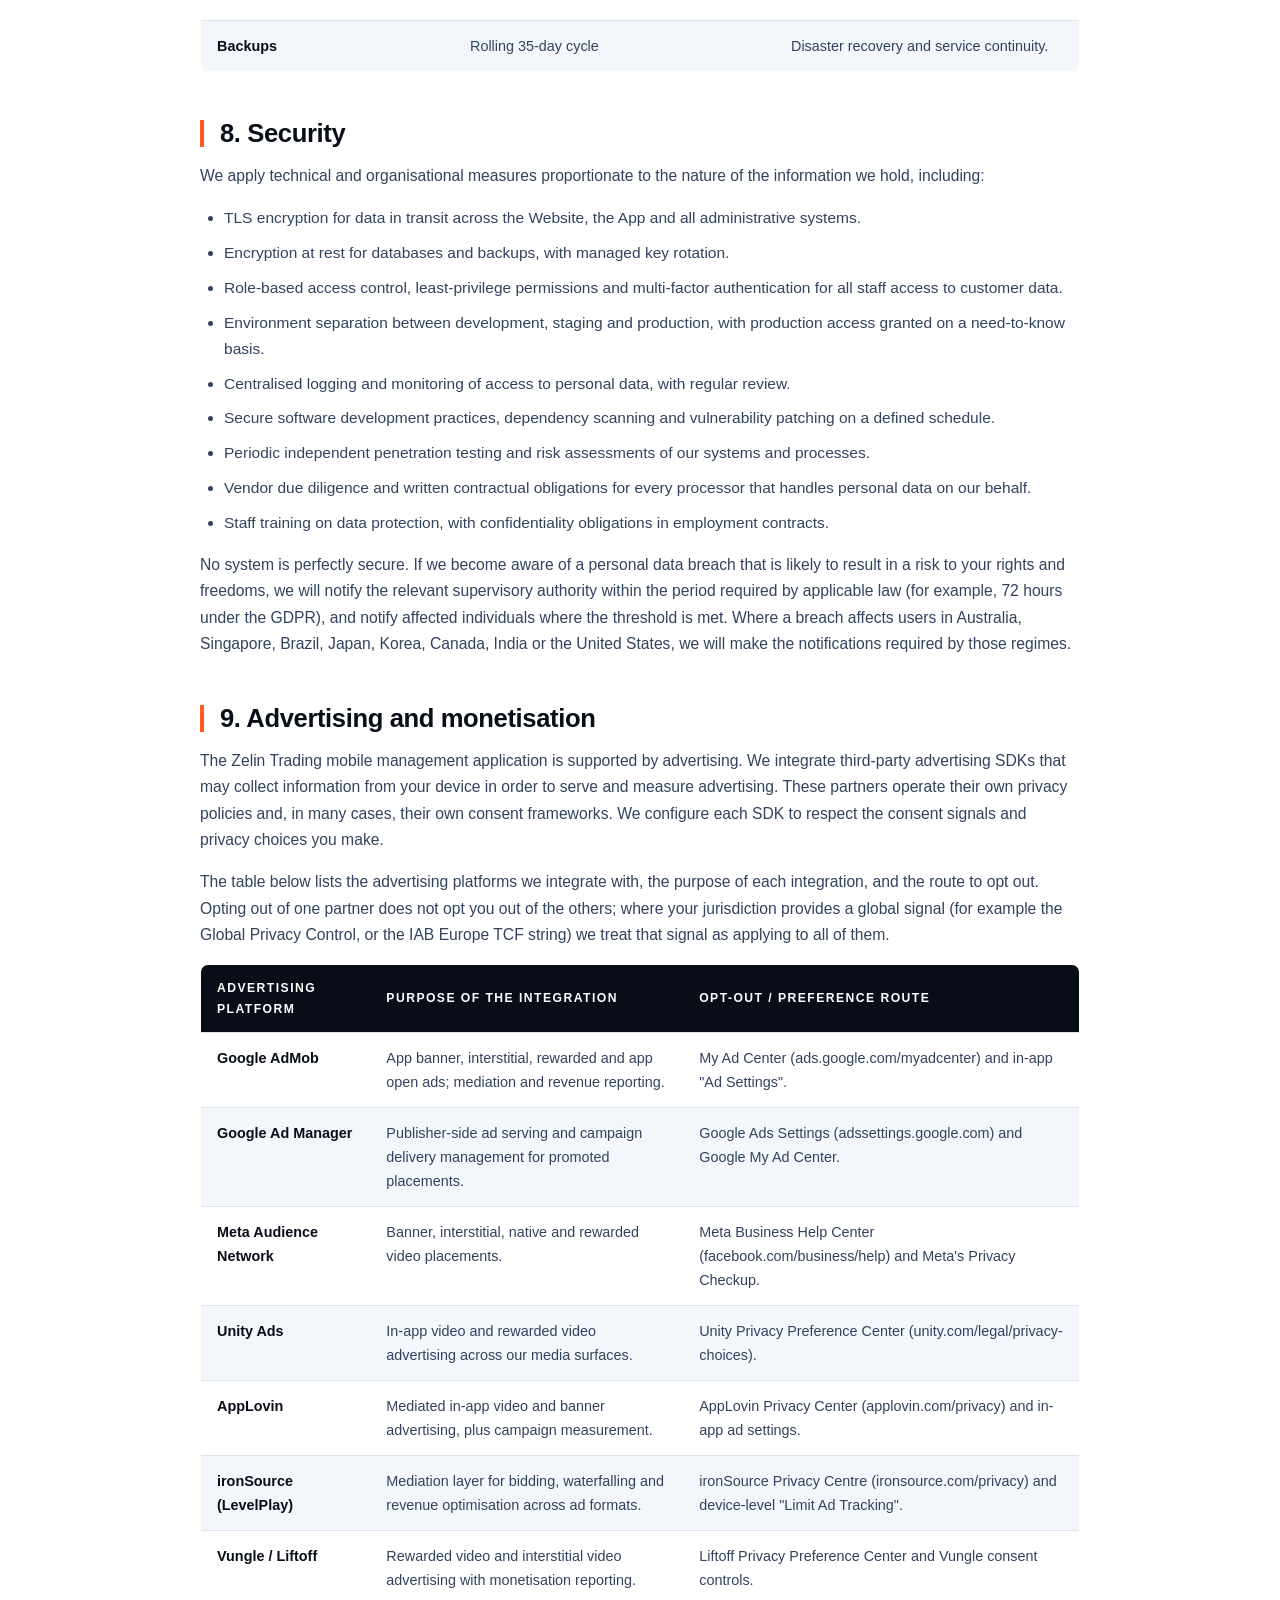
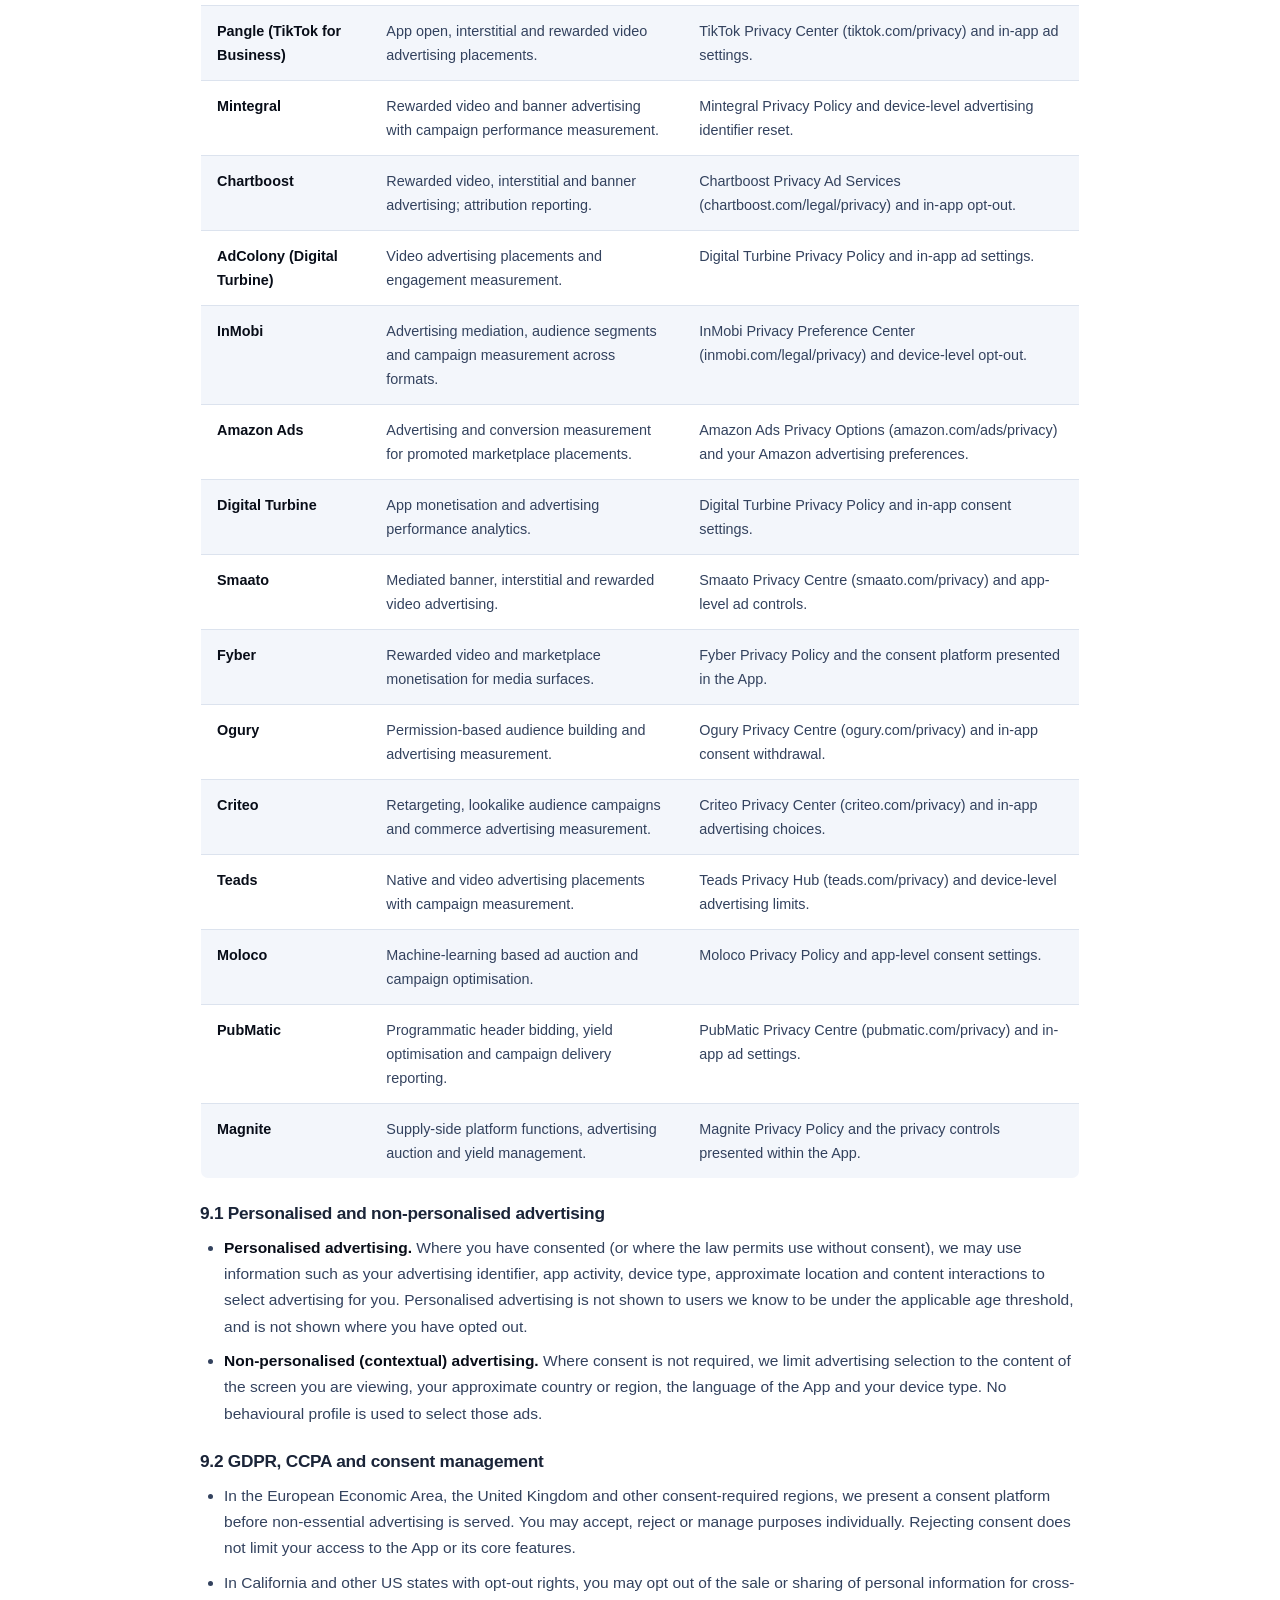
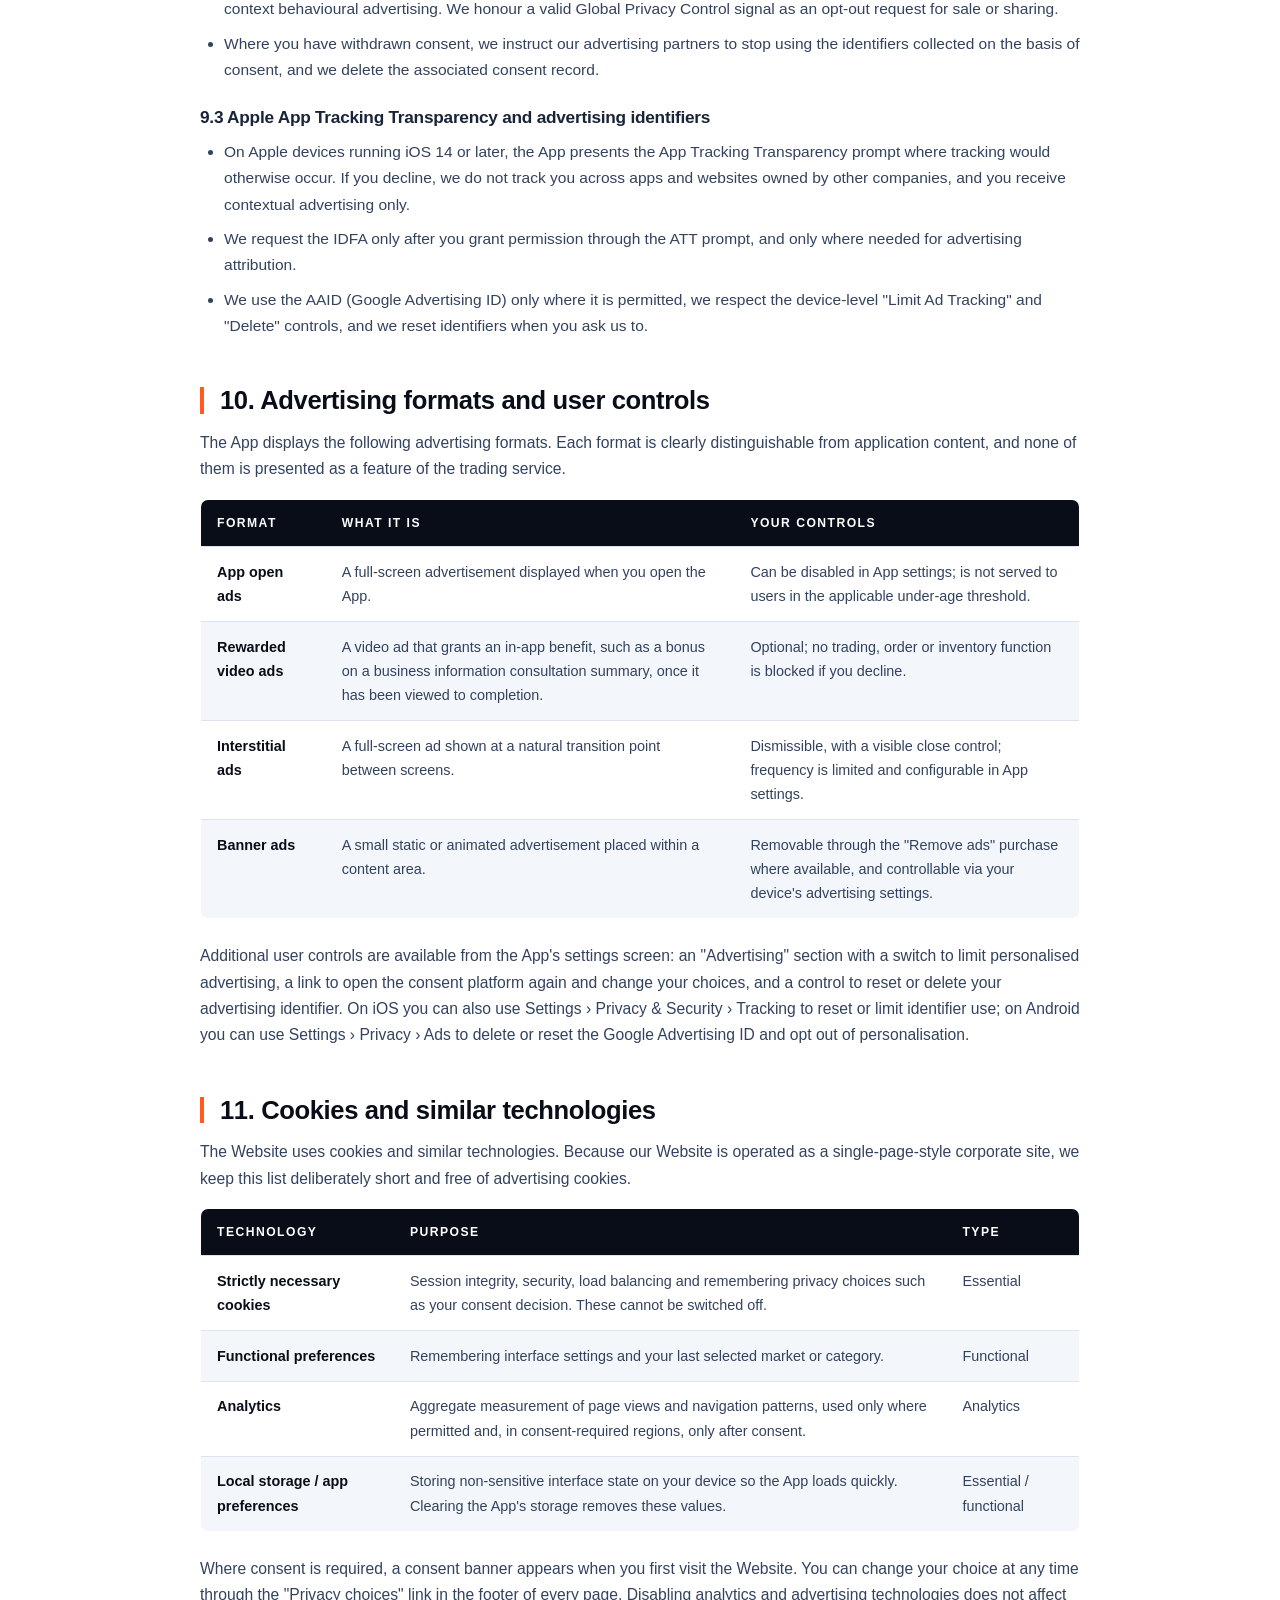
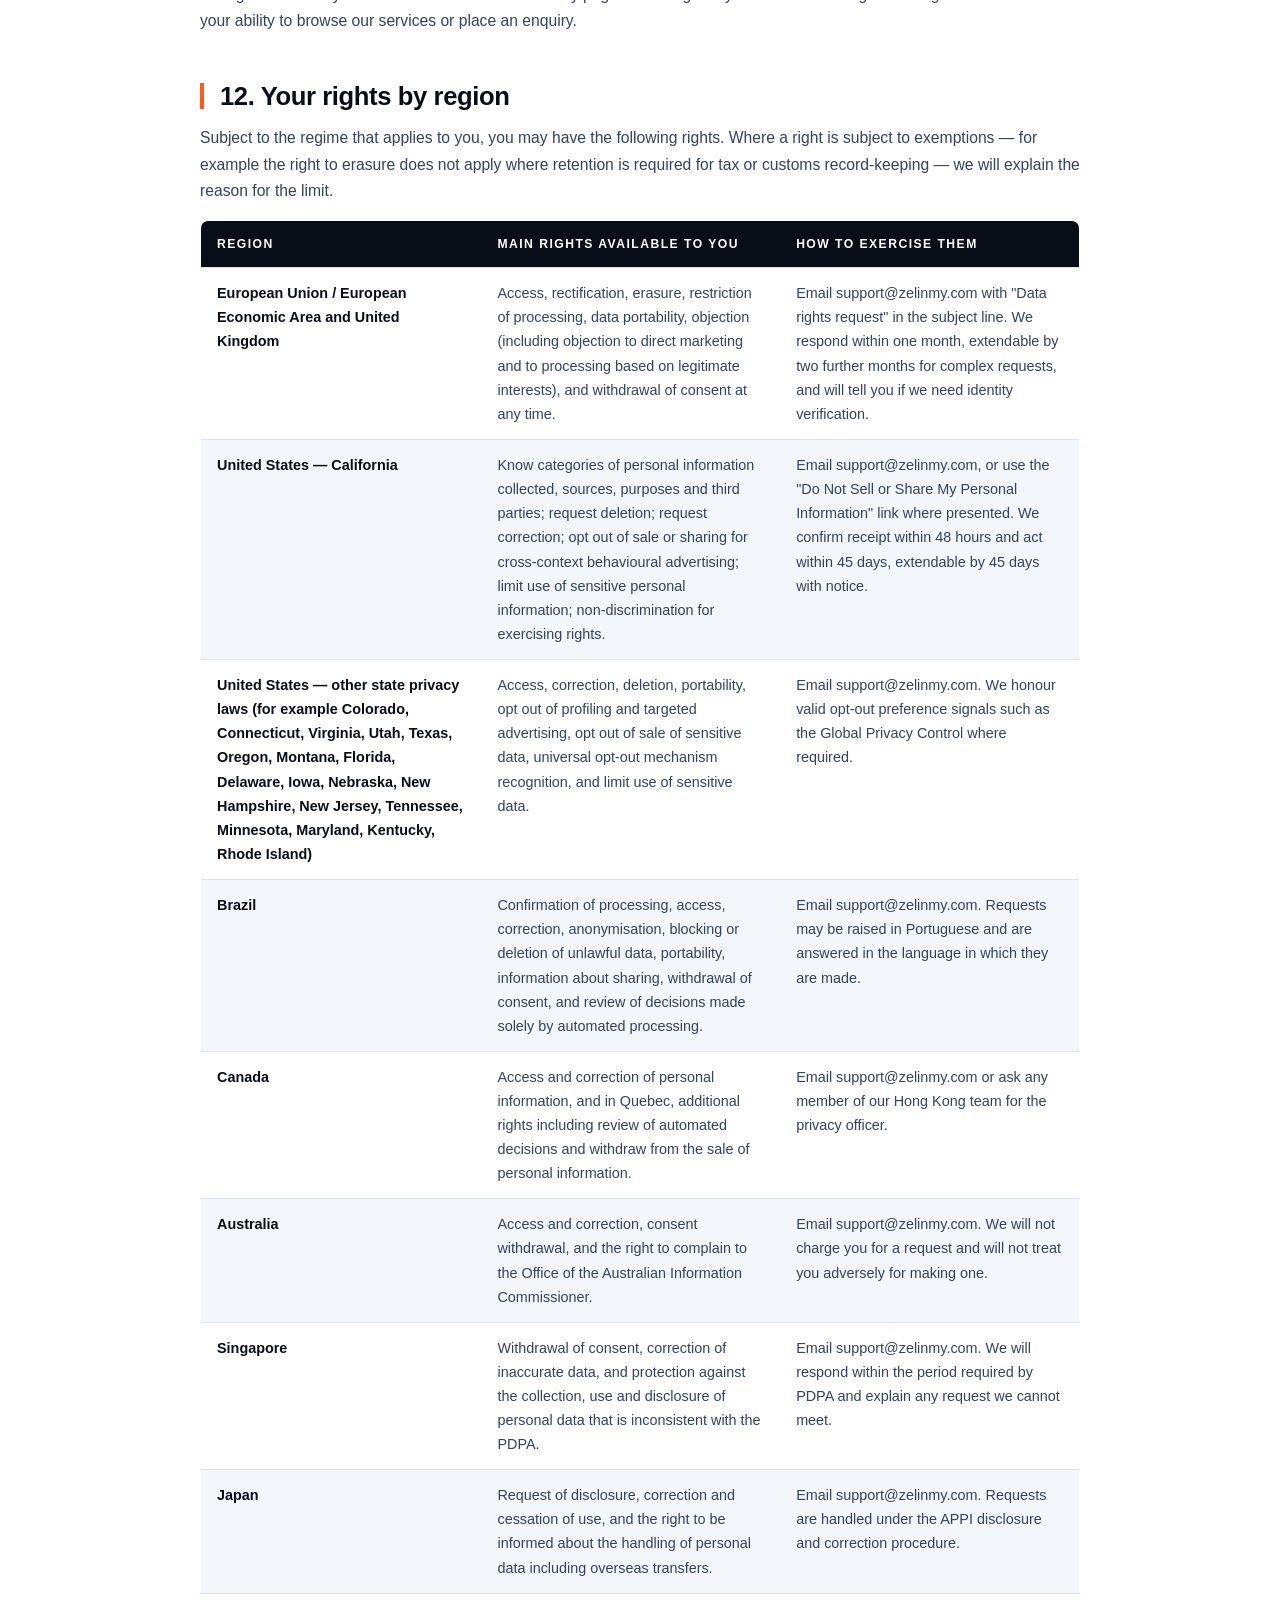
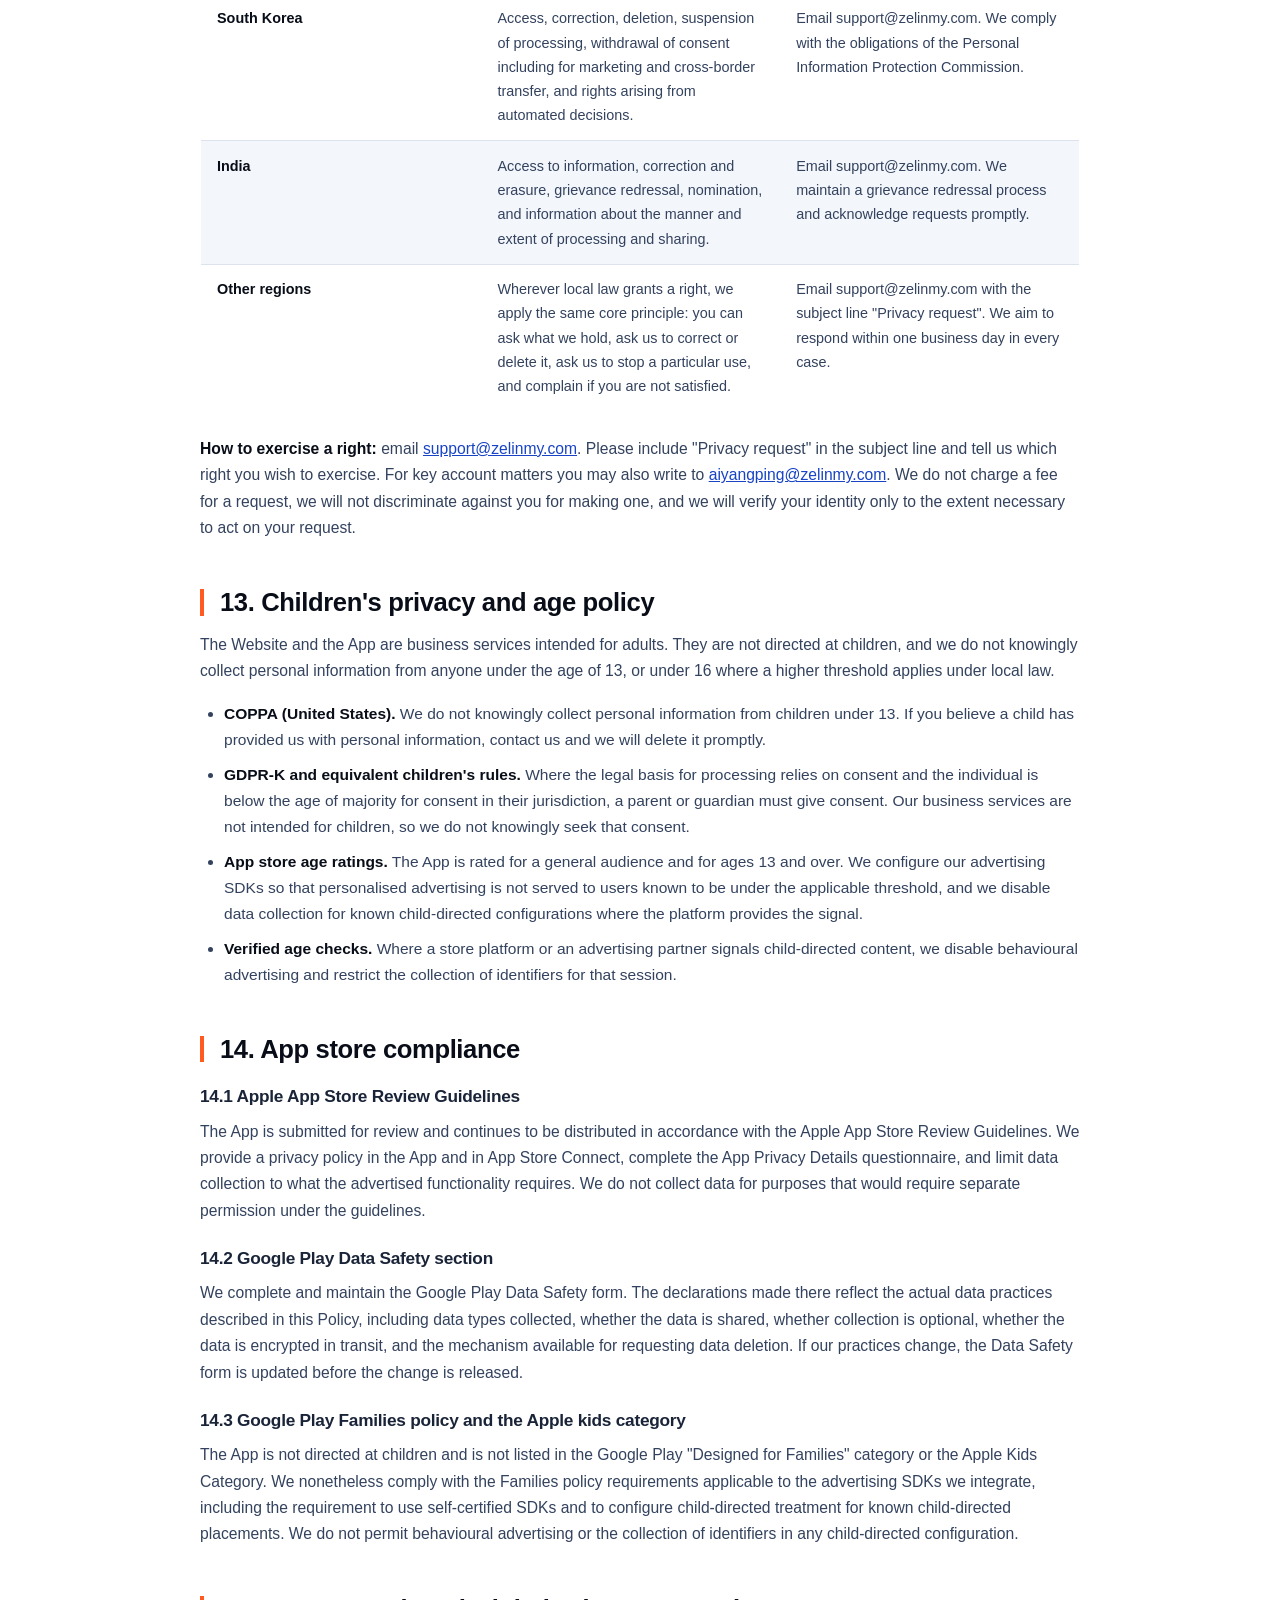
<file: privacy.html>
<!DOCTYPE html>
<html lang="en">
<head>
<meta charset="UTF-8">
<meta name="viewport" content="width=device-width, initial-scale=1">
<title>Privacy Policy | Zelin Trading Co., Limited</title>
<meta name="description" content="How Zelin Trading Co., Limited collects, uses, shares and protects personal data across its website and mobile app, including advertising partners and regional privacy rights.">
<link rel="canonical" href="https://zelinmy.com/privacy.html">
<meta property="og:type" content="website">
<meta property="og:title" content="Privacy Policy | Zelin Trading Co., Limited">
<meta property="og:description" content="How Zelin Trading Co., Limited collects, uses, shares and protects personal data across its website and mobile app, including advertising partners and regional privacy rights.">
<meta property="og:url" content="https://zelinmy.com/privacy.html">
<meta property="og:site_name" content="Zelin Trading Co., Limited">
<meta property="og:image" content="https://zelinmy.com/images/hero.png">
<meta name="twitter:card" content="summary_large_image">
<meta name="twitter:title" content="Privacy Policy | Zelin Trading Co., Limited">
<meta name="twitter:description" content="How Zelin Trading Co., Limited collects, uses, shares and protects personal data across its website and mobile app.">
<link rel="icon" href="images/favicon.svg" type="image/svg+xml">
<link rel="stylesheet" href="css/style.css">
</head>
<body data-page="legal">
<header id="site-header"></header>

<main>
  <section class="section">
    <div class="container">
      <div class="section-head is-centered reveal">
        <p class="eyebrow">Legal</p>
        <h1>Privacy Policy</h1>
        <p>Zelin Trading Co., Limited — how we handle personal data across zelinmy.com and the Zelin Trading mobile management app.</p>
      </div>

      <article class="legal">
        <div class="legal__meta reveal">
          <p><strong>Company:</strong> Zelin Trading Co., Limited</p>
          <p><strong>Office:</strong> RM 701, UNIT 108, 7/F, TWR B NEW MANDARIN PLAZA, 14 SCIENCE MUSEUM RD, TSIM SHA TSUI, HONG KONG</p>
          <p><strong>Website:</strong> zelinmy.com</p>
          <p><strong>Business support:</strong> support@zelinmy.com</p>
          <p><strong>Key accounts:</strong> aiyangping@zelinmy.com</p>
          <p><strong>Effective date:</strong> 21 September 2026</p>
        </div>

        <nav class="legal__toc reveal" aria-label="Table of contents">
          <h2>Contents</h2>
          <ol>
            <li><a href="#p1">Introduction and scope</a></li>
            <li><a href="#p2">Information we collect</a></li>
            <li><a href="#p3">How we use information</a></li>
            <li><a href="#p4">Legal bases for processing</a></li>
            <li><a href="#p5">Sharing and processors</a></li>
            <li><a href="#p6">International transfers</a></li>
            <li><a href="#p7">Retention periods</a></li>
            <li><a href="#p8">Security</a></li>
            <li><a href="#p9">Advertising and monetisation</a></li>
            <li><a href="#p10">Advertising formats and user controls</a></li>
            <li><a href="#p11">Cookies and similar technologies</a></li>
            <li><a href="#p12">Your rights by region</a></li>
            <li><a href="#p13">Children's privacy and age policy</a></li>
            <li><a href="#p14">App store compliance</a></li>
            <li><a href="#p15">Do Not Track and Global Privacy Control</a></li>
            <li><a href="#p16">Changes to this policy</a></li>
            <li><a href="#p17">How to contact us</a></li>
            <li><a href="#p18">Effective date</a></li>
          </ol>
        </nav>

        <h2 id="p1">1. Introduction and scope</h2>
        <p>This Privacy Policy explains how Zelin Trading Co., Limited ("Zelin Trading", "we", "us" or "our") collects, uses, shares and protects personal information when you visit our website at <a href="https://zelinmy.com/">zelinmy.com</a> (the "Website"), contact us, or use our mobile management application published through the Google Play Store and the Apple App Store (the "App").</p>
        <p>This Policy applies to the Website and the App together, and to our business operations described as: wholesale and retail of daily necessities, hardware products, household goods, electronic products, textiles and garments; import and export of goods and technology; business information consultation; supporting supply chain services; and general trade (excluding regulated businesses such as finance, insurance and lending).</p>
        <p>Zelin Trading is the data controller for the personal information described in this Policy. Our service providers, including hosting providers, analytics providers and advertising technology partners, process information on our behalf as set out in section 5.</p>
        <p>Your business counterparties, customers and suppliers may be individuals. Where you submit the personal information of another person (for example, a colleague on an order enquiry), you confirm that you have their permission to do so, and we will use that information only as described in this Policy.</p>

        <h2 id="p2">2. Information we collect</h2>
        <h3>2.1 Information you provide to us</h3>
        <ul>
          <li><strong>Account and profile information.</strong> When you create an account in the App or submit an enquiry through the Website, we collect your name, business email address, company name, role, country or region, and any credentials you choose to set.</li>
          <li><strong>Enquiry and order information.</strong> The content of your enquiries and messages, purchase orders, product categories, quantities, destination details, delivery instructions and related correspondence.</li>
          <li><strong>Commercial records.</strong> Quotations, invoices, payment status, credit terms and account history, retained to the extent required for accounting and tax purposes.</li>
          <li><strong>Consulting materials.</strong> Where you engage our business information consultation, enterprise management advisory or project investment planning services, we collect the business information, market data and planning assumptions you or our advisors provide.</li>
          <li><strong>Support content.</strong> Screenshots, diagnostic logs or files you send us when troubleshooting an order or an issue in the App.</li>
        </ul>

        <h3>2.2 Information collected automatically from your device</h3>
        <ul>
          <li><strong>Device information.</strong> Device model, operating system and version, app version, screen resolution, language and time zone settings, carrier and network type, and a device-generated identifier.</li>
          <li><strong>Usage information.</strong> Pages visited, screens viewed, features used, search and filter selections, timestamps of actions, in-app events, session duration and approximate location derived from your IP address (for example, a city or region level).</li>
          <li><strong>Advertising identifiers.</strong> The Apple Identifier for Advertisers (IDFA) and the Google Advertising ID (AAID / GAID), together with any other advertising or resettable device identifier available on your device.</li>
          <li><strong>Log information.</strong> IP address, browser or device type, request timestamps, referring page, crash reports and diagnostic events used to keep the service secure and stable.</li>
          <li><strong>Preferences.</strong> Your saved settings, language preference, notification preferences, and the categories, markets and suppliers you choose to follow in the App.</li>
        </ul>

        <h3>2.3 Optional location information</h3>
        <ul>
          <li><strong>Coarse location.</strong> Your App settings may allow you to share approximate location. We use it only if you enable the feature, and only to show region-specific stock information and to pre-fill delivery destinations.</li>
          <li><strong>Precise location.</strong> We do not request precise GPS location. If your operating system prompts for precise location, declining it does not limit any feature of the App.</li>
        </ul>

        <h3>2.4 Information from third parties</h3>
        <ul>
          <li><strong>Advertising and measurement partners.</strong> Advertising networks and measurement providers may share aggregated performance data, impression counts, campaign attribution and the advertising identifier they have associated with your device.</li>
          <li><strong>Trade counterparties.</strong> Where a customer or supplier's business record is legitimately shared with us as part of a transaction, we may receive limited related details.</li>
          <li><strong>Store platforms.</strong> Apple and Google provide basic app usage and crash analytics, and may provide a privacy-preserving identifier associated with your account.</li>
        </ul>

        <h3>2.5 Information we do not collect</h3>
        <p>We do not knowingly collect sensitive personal data such as government identification numbers, payment card numbers (payment is handled by the store platform or a licensed payment processor), medical or biometric data, or information about your political opinions, religious beliefs or trade union membership. Please do not submit such information through the enquiry form.</p>

        <h2 id="p3">3. How we use information</h2>
        <ul>
          <li><strong>To provide the service.</strong> To operate your account, fulfil enquiries and orders, display live inventory and order status, run the mobile management features, and deliver the business information consultation, enterprise management advisory, project investment planning and supporting supply chain services you have requested.</li>
          <li><strong>To manage the trading relationship.</strong> To prepare quotations, process invoices, administer credit terms, handle returns and disputes, and maintain the commercial record of our dealings.</li>
          <li><strong>To support and improve the App and Website.</strong> To diagnose errors, monitor performance, understand which features are used, fix defects, and develop new functionality across our eight business lines.</li>
          <li><strong>To secure the service.</strong> To detect fraud and abuse, enforce our Terms of Service, and protect the security and integrity of our systems, our customers' data and our trade records.</li>
          <li><strong>To personalise advertising.</strong> To deliver advertising within the App that is more relevant to you, where permitted and where you have not opted out, and to measure the performance of that advertising.</li>
          <li><strong>To send service communications.</strong> Order confirmations, shipment updates, invoice notices, service announcements and responses to your enquiries. Marketing communications are sent only where permitted, and every message includes an unsubscribe control.</li>
          <li><strong>To meet legal obligations.</strong> To comply with tax, accounting, customs and trade compliance, record-keeping and regulatory requirements, and to establish, exercise or defend legal claims.</li>
          <li><strong>To act on your instructions.</strong> Including consent withdrawals, privacy choices and requests to delete or export your information.</li>
        </ul>

        <h2 id="p4">4. Legal bases for processing</h2>
        <p>Where the GDPR or UK GDPR applies, we rely on the following legal bases. Where other regimes apply, the equivalent basis is noted.</p>
        <table>
          <thead>
            <tr>
              <th scope="col">Jurisdiction / regime</th>
              <th scope="col">Legal basis relied upon</th>
              <th scope="col">Activities covered</th>
            </tr>
          </thead>
          <tbody>
            <tr>
              <td>EU — GDPR (Regulation (EU) 2016/679)</td>
              <td>Performance of a contract (Art. 6(1)(b))</td>
              <td>Operating your account, processing orders and quotations, delivering the App features and trade services you request, and providing support.</td>
            </tr>
            <tr>
              <td>EU — GDPR</td>
              <td>Legitimate interests (Art. 6(1)(f))</td>
              <td>Security monitoring, fraud prevention, service analytics, maintaining business records, and improving the App and Website. We balance these against your rights and apply reasonable expectations.</td>
            </tr>
            <tr>
              <td>EU — GDPR</td>
              <td>Consent (Art. 6(1)(a))</td>
              <td>Advertising and analytics storage or access on your device, personalised advertising, and optional location features. You may withdraw consent at any time.</td>
            </tr>
            <tr>
              <td>EU — GDPR</td>
              <td>Legal obligation (Art. 6(1)(c))</td>
              <td>Tax, accounting, customs, export-control and record-keeping obligations.</td>
            </tr>
            <tr>
              <td>UK — UK GDPR and Data Protection Act 2018</td>
              <td>Contract, legitimate interests, consent and legal obligation</td>
              <td>As above, applied to users in the United Kingdom. The UK Addendum and the IDTA or UK Addendum to the SCCs govern restricted transfers.</td>
            </tr>
            <tr>
              <td>EEA — ePrivacy Directive / national cookie law</td>
              <td>Consent for non-essential cookies and similar technologies</td>
              <td>Storing or reading information on your device, including advertising and analytics identifiers.</td>
            </tr>
            <tr>
              <td>United States — California (CCPA / CPRA) and other state privacy statutes (for example Virginia, Colorado, Connecticut, Utah, Texas, Oregon, Montana, Florida, Delaware, Iowa, Nebraska, New Hampshire, New Jersey, Tennessee, Minnesota, Maryland, Kentucky and Rhode Island)</td>
              <td>Contract performance; legitimate business purposes; opt-in consent for sale or sharing for cross-context behavioural advertising, with a right to opt out and limit use of sensitive personal information</td>
              <td>Account and order fulfilment, service operation and security, and advertising measurement. Where a state law grants the right to opt out of sale or sharing, we honour it as described in section 12.</td>
            </tr>
            <tr>
              <td>Brazil — LGPD (Lei Geral de Proteção de Dados, Lei No. 13.709/2018)</td>
              <td>Consent; contract performance; legitimate interest; compliance with legal or regulatory obligation</td>
              <td>Processing carried out in Brazil or affecting individuals in Brazil. Rights of confirmation, access, correction, anonymisation, blocking, deletion, portability and information about sharing are honoured.</td>
            </tr>
            <tr>
              <td>Canada — PIPEDA (and provincial equivalents such as Alberta PIPA and Quebec Law 25)</td>
              <td>Implied consent for necessary purposes; express consent for non-essential uses; contract performance; reasonable security safeguards</td>
              <td>Commercial activity with individuals in Canada. In Quebec, the additional requirements of Law 25 apply, including the right to request review of automated decisions.</td>
            </tr>
            <tr>
              <td>Australia — Privacy Act 1988 and Australian Privacy Principles</td>
              <td>Consent; contract performance and necessity; compliance with legal obligation; permitted general situations</td>
              <td>APP 1 to APP 6 compliance, including the Australian Privacy Principles, privacy notices, access and correction rights, and the notifiable data breaches regime.</td>
            </tr>
            <tr>
              <td>Singapore — PDPA</td>
              <td>Consent; contract performance; legitimate interests assessed against the Legitimate Interests Assessment test; legal obligation</td>
              <td>Collection, use, disclosure and retention of personal data in Singapore, together with the data breach notification and data portability obligations.</td>
            </tr>
            <tr>
              <td>India — Digital Personal Data Protection Act 2023 and the Digital Personal Data Protection Rules</td>
              <td>Consent (notice and consent, or consent for certain legitimate uses); contract performance; compliance with legal obligation</td>
              <td>Processing of digital personal data in India. Data fiduciary obligations, security safeguards, grievance redressal and cross-border transfer restrictions are observed.</td>
            </tr>
            <tr>
              <td>Japan — APPI (Act on the Protection of Personal Information)</td>
              <td>Consent; contract performance; legally mandated permitted uses</td>
              <td>Handling of personal information in Japan, including the cross-border transfer notice requirement and the rights to request disclosure, correction and cessation of use.</td>
            </tr>
            <tr>
              <td>South Korea — PIPA (Personal Information Protection Act)</td>
              <td>Consent; contract performance; compliance with statutory obligations</td>
              <td>Processing in Korea, including the rights to request access, correction, deletion and suspension, and consent withdrawal for marketing and overseas transfer.</td>
            </tr>
            <tr>
              <td>Other major regions — for example EEA member states not separately listed, Hong Kong (PDPO), Mainland China (PIPL), Thailand (PDPA), the Philippines (Data Privacy Act), Malaysia (PDPA) and New Zealand (Privacy Act 2020)</td>
              <td>The equivalent basis recognised under the applicable regime</td>
              <td>We apply the same core principles: purpose limitation, minimisation, transparency, security safeguards, and rights of access, correction, deletion and objection.</td>
            </tr>
          </tbody>
        </table>

        <h2 id="p5">5. Sharing and processors</h2>
        <p>We do not sell your personal information for cash. We share information only with the categories of recipients below, and only to the extent needed for the stated purpose. Where a recipient acts on our behalf, we put a written data processing agreement in place.</p>
        <ul>
          <li><strong>Service providers and processors.</strong> Cloud hosting and content delivery providers, database and application service providers, email and messaging providers, customer support tooling, analytics providers, error monitoring services and payment processors.</li>
          <li><strong>Advertising technology partners.</strong> The App integrates third-party advertising SDKs, as detailed in section 9, which act as processors or as independent controllers depending on the specific interaction.</li>
          <li><strong>Store platforms.</strong> Apple App Store and Google Play, which distribute the App and provide services such as in-app purchase processing, receipt validation and mandatory privacy disclosures.</li>
          <li><strong>Trade and logistics partners.</strong> Freight forwarders, customs brokers, warehouses, inspection providers and payment intermediaries, but only to the extent required to deliver, inspect or settle a specific shipment you have ordered.</li>
          <li><strong>Professional advisers and auditors.</strong> Legal, accounting, tax and audit advisers, and insurers, under confidentiality obligations.</li>
          <li><strong>Authorities.</strong> Customs, tax, regulatory, law enforcement or court bodies where disclosure is required or permitted by law, or to establish, exercise or defend legal claims.</li>
          <li><strong>Corporate transactions.</strong> Buyers and transferees in a merger, reorganisation or sale of assets, subject to confidentiality and to this Policy continuing to apply.</li>
        </ul>
        <p>We do not disclose personal information to third parties for their own independent marketing purposes without a separate notice and, where required, consent.</p>

        <h2 id="p6">6. International transfers</h2>
        <p>Zelin Trading is established in Hong Kong and our service providers operate globally. As a result, personal information collected in one jurisdiction may be processed in another, including Hong Kong, the European Economic Area, the United Kingdom, the United States, Singapore, India and Australia.</p>
        <p>Where personal information is transferred outside the jurisdiction where it was collected, we rely on an appropriate transfer mechanism, which may include: Standard Contractual Clauses approved by the European Commission, the UK International Data Transfer Addendum to the EU SCCs, the Personal Information Protection Commission of Japan / APPI recognition, or another mechanism recognised under the applicable regime. Where required by law we obtain the data subject's consent, and we apply supplementary measures such as encryption in transit and at rest, access controls and transfer impact assessments.</p>
        <p>You may contact us using the details in section 17 to request information about the safeguards applicable to a transfer from your jurisdiction.</p>

        <h2 id="p7">7. Retention periods</h2>
        <p>We keep personal information only for as long as we need it for the purposes described in this Policy, and no longer than the relevant legal or business requirement allows.</p>
        <table>
          <thead>
            <tr>
              <th scope="col">Category of information</th>
              <th scope="col">Typical retention period</th>
              <th scope="col">Reason for the period</th>
            </tr>
          </thead>
          <tbody>
            <tr>
              <td>Account and profile information</td>
              <td>For the life of the account, plus 24 months after closure</td>
              <td>Provision of the service, support, and defence against claims.</td>
            </tr>
            <tr>
              <td>Enquiry and correspondence records</td>
              <td>3 years from last contact</td>
              <td>Commercial relationship management and legal defence.</td>
            </tr>
            <tr>
              <td>Orders, invoices and customs documentation</td>
              <td>7 years from the transaction date</td>
              <td>Tax, accounting and customs record-keeping obligations.</td>
            </tr>
            <tr>
              <td>Consulting and investment planning materials</td>
              <td>5 years from delivery</td>
              <td>Professional record-keeping and dispute resolution.</td>
            </tr>
            <tr>
              <td>Raw device and usage logs</td>
              <td>Up to 24 months, aggregated after 6 months</td>
              <td>Security monitoring, diagnostics and service improvement.</td>
            </tr>
            <tr>
              <td>Advertising identifiers and consent records</td>
              <td>Until you withdraw consent, reset your identifier, or 13 months of inactivity</td>
              <td>Consent management, opt-out enforcement and frequency capping.</td>
            </tr>
            <tr>
              <td>Server access and security logs</td>
              <td>12 months</td>
              <td>Investigation of security incidents and abuse.</td>
            </tr>
            <tr>
              <td>Backups</td>
              <td>Rolling 35-day cycle</td>
              <td>Disaster recovery and service continuity.</td>
            </tr>
          </tbody>
        </table>

        <h2 id="p8">8. Security</h2>
        <p>We apply technical and organisational measures proportionate to the nature of the information we hold, including:</p>
        <ul>
          <li>TLS encryption for data in transit across the Website, the App and all administrative systems.</li>
          <li>Encryption at rest for databases and backups, with managed key rotation.</li>
          <li>Role-based access control, least-privilege permissions and multi-factor authentication for all staff access to customer data.</li>
          <li>Environment separation between development, staging and production, with production access granted on a need-to-know basis.</li>
          <li>Centralised logging and monitoring of access to personal data, with regular review.</li>
          <li>Secure software development practices, dependency scanning and vulnerability patching on a defined schedule.</li>
          <li>Periodic independent penetration testing and risk assessments of our systems and processes.</li>
          <li>Vendor due diligence and written contractual obligations for every processor that handles personal data on our behalf.</li>
          <li>Staff training on data protection, with confidentiality obligations in employment contracts.</li>
        </ul>
        <p>No system is perfectly secure. If we become aware of a personal data breach that is likely to result in a risk to your rights and freedoms, we will notify the relevant supervisory authority within the period required by applicable law (for example, 72 hours under the GDPR), and notify affected individuals where the threshold is met. Where a breach affects users in Australia, Singapore, Brazil, Japan, Korea, Canada, India or the United States, we will make the notifications required by those regimes.</p>

        <h2 id="p9">9. Advertising and monetisation</h2>
        <p>The Zelin Trading mobile management application is supported by advertising. We integrate third-party advertising SDKs that may collect information from your device in order to serve and measure advertising. These partners operate their own privacy policies and, in many cases, their own consent frameworks. We configure each SDK to respect the consent signals and privacy choices you make.</p>
        <p>The table below lists the advertising platforms we integrate with, the purpose of each integration, and the route to opt out. Opting out of one partner does not opt you out of the others; where your jurisdiction provides a global signal (for example the Global Privacy Control, or the IAB Europe TCF string) we treat that signal as applying to all of them.</p>
        <table>
          <thead>
            <tr>
              <th scope="col">Advertising platform</th>
              <th scope="col">Purpose of the integration</th>
              <th scope="col">Opt-out / preference route</th>
            </tr>
          </thead>
          <tbody>
            <tr>
              <td>Google AdMob</td>
              <td>App banner, interstitial, rewarded and app open ads; mediation and revenue reporting.</td>
              <td>My Ad Center (ads.google.com/myadcenter) and in-app "Ad Settings".</td>
            </tr>
            <tr>
              <td>Google Ad Manager</td>
              <td>Publisher-side ad serving and campaign delivery management for promoted placements.</td>
              <td>Google Ads Settings (adssettings.google.com) and Google My Ad Center.</td>
            </tr>
            <tr>
              <td>Meta Audience Network</td>
              <td>Banner, interstitial, native and rewarded video placements.</td>
              <td>Meta Business Help Center (facebook.com/business/help) and Meta's Privacy Checkup.</td>
            </tr>
            <tr>
              <td>Unity Ads</td>
              <td>In-app video and rewarded video advertising across our media surfaces.</td>
              <td>Unity Privacy Preference Center (unity.com/legal/privacy-choices).</td>
            </tr>
            <tr>
              <td>AppLovin</td>
              <td>Mediated in-app video and banner advertising, plus campaign measurement.</td>
              <td>AppLovin Privacy Center (applovin.com/privacy) and in-app ad settings.</td>
            </tr>
            <tr>
              <td>ironSource (LevelPlay)</td>
              <td>Mediation layer for bidding, waterfalling and revenue optimisation across ad formats.</td>
              <td>ironSource Privacy Centre (ironsource.com/privacy) and device-level "Limit Ad Tracking".</td>
            </tr>
            <tr>
              <td>Vungle / Liftoff</td>
              <td>Rewarded video and interstitial video advertising with monetisation reporting.</td>
              <td>Liftoff Privacy Preference Center and Vungle consent controls.</td>
            </tr>
            <tr>
              <td>Pangle (TikTok for Business)</td>
              <td>App open, interstitial and rewarded video advertising placements.</td>
              <td>TikTok Privacy Center (tiktok.com/privacy) and in-app ad settings.</td>
            </tr>
            <tr>
              <td>Mintegral</td>
              <td>Rewarded video and banner advertising with campaign performance measurement.</td>
              <td>Mintegral Privacy Policy and device-level advertising identifier reset.</td>
            </tr>
            <tr>
              <td>Chartboost</td>
              <td>Rewarded video, interstitial and banner advertising; attribution reporting.</td>
              <td>Chartboost Privacy Ad Services (chartboost.com/legal/privacy) and in-app opt-out.</td>
            </tr>
            <tr>
              <td>AdColony (Digital Turbine)</td>
              <td>Video advertising placements and engagement measurement.</td>
              <td>Digital Turbine Privacy Policy and in-app ad settings.</td>
            </tr>
            <tr>
              <td>InMobi</td>
              <td>Advertising mediation, audience segments and campaign measurement across formats.</td>
              <td>InMobi Privacy Preference Center (inmobi.com/legal/privacy) and device-level opt-out.</td>
            </tr>
            <tr>
              <td>Amazon Ads</td>
              <td>Advertising and conversion measurement for promoted marketplace placements.</td>
              <td>Amazon Ads Privacy Options (amazon.com/ads/privacy) and your Amazon advertising preferences.</td>
            </tr>
            <tr>
              <td>Digital Turbine</td>
              <td>App monetisation and advertising performance analytics.</td>
              <td>Digital Turbine Privacy Policy and in-app consent settings.</td>
            </tr>
            <tr>
              <td>Smaato</td>
              <td>Mediated banner, interstitial and rewarded video advertising.</td>
              <td>Smaato Privacy Centre (smaato.com/privacy) and app-level ad controls.</td>
            </tr>
            <tr>
              <td>Fyber</td>
              <td>Rewarded video and marketplace monetisation for media surfaces.</td>
              <td>Fyber Privacy Policy and the consent platform presented in the App.</td>
            </tr>
            <tr>
              <td>Ogury</td>
              <td>Permission-based audience building and advertising measurement.</td>
              <td>Ogury Privacy Centre (ogury.com/privacy) and in-app consent withdrawal.</td>
            </tr>
            <tr>
              <td>Criteo</td>
              <td>Retargeting, lookalike audience campaigns and commerce advertising measurement.</td>
              <td>Criteo Privacy Center (criteo.com/privacy) and in-app advertising choices.</td>
            </tr>
            <tr>
              <td>Teads</td>
              <td>Native and video advertising placements with campaign measurement.</td>
              <td>Teads Privacy Hub (teads.com/privacy) and device-level advertising limits.</td>
            </tr>
            <tr>
              <td>Moloco</td>
              <td>Machine-learning based ad auction and campaign optimisation.</td>
              <td>Moloco Privacy Policy and app-level consent settings.</td>
            </tr>
            <tr>
              <td>PubMatic</td>
              <td>Programmatic header bidding, yield optimisation and campaign delivery reporting.</td>
              <td>PubMatic Privacy Centre (pubmatic.com/privacy) and in-app ad settings.</td>
            </tr>
            <tr>
              <td>Magnite</td>
              <td>Supply-side platform functions, advertising auction and yield management.</td>
              <td>Magnite Privacy Policy and the privacy controls presented within the App.</td>
            </tr>
          </tbody>
        </table>

        <h3>9.1 Personalised and non-personalised advertising</h3>
        <ul>
          <li><strong>Personalised advertising.</strong> Where you have consented (or where the law permits use without consent), we may use information such as your advertising identifier, app activity, device type, approximate location and content interactions to select advertising for you. Personalised advertising is not shown to users we know to be under the applicable age threshold, and is not shown where you have opted out.</li>
          <li><strong>Non-personalised (contextual) advertising.</strong> Where consent is not required, we limit advertising selection to the content of the screen you are viewing, your approximate country or region, the language of the App and your device type. No behavioural profile is used to select those ads.</li>
        </ul>

        <h3>9.2 GDPR, CCPA and consent management</h3>
        <ul>
          <li>In the European Economic Area, the United Kingdom and other consent-required regions, we present a consent platform before non-essential advertising is served. You may accept, reject or manage purposes individually. Rejecting consent does not limit your access to the App or its core features.</li>
          <li>In California and other US states with opt-out rights, you may opt out of the sale or sharing of personal information for cross-context behavioural advertising. We honour a valid Global Privacy Control signal as an opt-out request for sale or sharing.</li>
          <li>Where you have withdrawn consent, we instruct our advertising partners to stop using the identifiers collected on the basis of consent, and we delete the associated consent record.</li>
        </ul>

        <h3>9.3 Apple App Tracking Transparency and advertising identifiers</h3>
        <ul>
          <li>On Apple devices running iOS 14 or later, the App presents the App Tracking Transparency prompt where tracking would otherwise occur. If you decline, we do not track you across apps and websites owned by other companies, and you receive contextual advertising only.</li>
          <li>We request the IDFA only after you grant permission through the ATT prompt, and only where needed for advertising attribution.</li>
          <li>We use the AAID (Google Advertising ID) only where it is permitted, we respect the device-level "Limit Ad Tracking" and "Delete" controls, and we reset identifiers when you ask us to.</li>
        </ul>

        <h2 id="p10">10. Advertising formats and user controls</h2>
        <p>The App displays the following advertising formats. Each format is clearly distinguishable from application content, and none of them is presented as a feature of the trading service.</p>
        <table>
          <thead>
            <tr>
              <th scope="col">Format</th>
              <th scope="col">What it is</th>
              <th scope="col">Your controls</th>
            </tr>
          </thead>
          <tbody>
            <tr>
              <td>App open ads</td>
              <td>A full-screen advertisement displayed when you open the App.</td>
              <td>Can be disabled in App settings; is not served to users in the applicable under-age threshold.</td>
            </tr>
            <tr>
              <td>Rewarded video ads</td>
              <td>A video ad that grants an in-app benefit, such as a bonus on a business information consultation summary, once it has been viewed to completion.</td>
              <td>Optional; no trading, order or inventory function is blocked if you decline.</td>
            </tr>
            <tr>
              <td>Interstitial ads</td>
              <td>A full-screen ad shown at a natural transition point between screens.</td>
              <td>Dismissible, with a visible close control; frequency is limited and configurable in App settings.</td>
            </tr>
            <tr>
              <td>Banner ads</td>
              <td>A small static or animated advertisement placed within a content area.</td>
              <td>Removable through the "Remove ads" purchase where available, and controllable via your device's advertising settings.</td>
            </tr>
          </tbody>
        </table>
        <p>Additional user controls are available from the App's settings screen: an "Advertising" section with a switch to limit personalised advertising, a link to open the consent platform again and change your choices, and a control to reset or delete your advertising identifier. On iOS you can also use Settings &rsaquo; Privacy &amp; Security &rsaquo; Tracking to reset or limit identifier use; on Android you can use Settings &rsaquo; Privacy &rsaquo; Ads to delete or reset the Google Advertising ID and opt out of personalisation.</p>

        <h2 id="p11">11. Cookies and similar technologies</h2>
        <p>The Website uses cookies and similar technologies. Because our Website is operated as a single-page-style corporate site, we keep this list deliberately short and free of advertising cookies.</p>
        <table>
          <thead>
            <tr>
              <th scope="col">Technology</th>
              <th scope="col">Purpose</th>
              <th scope="col">Type</th>
            </tr>
          </thead>
          <tbody>
            <tr>
              <td>Strictly necessary cookies</td>
              <td>Session integrity, security, load balancing and remembering privacy choices such as your consent decision. These cannot be switched off.</td>
              <td>Essential</td>
            </tr>
            <tr>
              <td>Functional preferences</td>
              <td>Remembering interface settings and your last selected market or category.</td>
              <td>Functional</td>
            </tr>
            <tr>
              <td>Analytics</td>
              <td>Aggregate measurement of page views and navigation patterns, used only where permitted and, in consent-required regions, only after consent.</td>
              <td>Analytics</td>
            </tr>
            <tr>
              <td>Local storage / app preferences</td>
              <td>Storing non-sensitive interface state on your device so the App loads quickly. Clearing the App's storage removes these values.</td>
              <td>Essential / functional</td>
            </tr>
          </tbody>
        </table>
        <p>Where consent is required, a consent banner appears when you first visit the Website. You can change your choice at any time through the "Privacy choices" link in the footer of every page. Disabling analytics and advertising technologies does not affect your ability to browse our services or place an enquiry.</p>

        <h2 id="p12">12. Your rights by region</h2>
        <p>Subject to the regime that applies to you, you may have the following rights. Where a right is subject to exemptions — for example the right to erasure does not apply where retention is required for tax or customs record-keeping — we will explain the reason for the limit.</p>
        <table>
          <thead>
            <tr>
              <th scope="col">Region</th>
              <th scope="col">Main rights available to you</th>
              <th scope="col">How to exercise them</th>
            </tr>
          </thead>
          <tbody>
            <tr>
              <td>European Union / European Economic Area and United Kingdom</td>
              <td>Access, rectification, erasure, restriction of processing, data portability, objection (including objection to direct marketing and to processing based on legitimate interests), and withdrawal of consent at any time.</td>
              <td>Email support@zelinmy.com with "Data rights request" in the subject line. We respond within one month, extendable by two further months for complex requests, and will tell you if we need identity verification.</td>
            </tr>
            <tr>
              <td>United States — California</td>
              <td>Know categories of personal information collected, sources, purposes and third parties; request deletion; request correction; opt out of sale or sharing for cross-context behavioural advertising; limit use of sensitive personal information; non-discrimination for exercising rights.</td>
              <td>Email support@zelinmy.com, or use the "Do Not Sell or Share My Personal Information" link where presented. We confirm receipt within 48 hours and act within 45 days, extendable by 45 days with notice.</td>
            </tr>
            <tr>
              <td>United States — other state privacy laws (for example Colorado, Connecticut, Virginia, Utah, Texas, Oregon, Montana, Florida, Delaware, Iowa, Nebraska, New Hampshire, New Jersey, Tennessee, Minnesota, Maryland, Kentucky, Rhode Island)</td>
              <td>Access, correction, deletion, portability, opt out of profiling and targeted advertising, opt out of sale of sensitive data, universal opt-out mechanism recognition, and limit use of sensitive data.</td>
              <td>Email support@zelinmy.com. We honour valid opt-out preference signals such as the Global Privacy Control where required.</td>
            </tr>
            <tr>
              <td>Brazil</td>
              <td>Confirmation of processing, access, correction, anonymisation, blocking or deletion of unlawful data, portability, information about sharing, withdrawal of consent, and review of decisions made solely by automated processing.</td>
              <td>Email support@zelinmy.com. Requests may be raised in Portuguese and are answered in the language in which they are made.</td>
            </tr>
            <tr>
              <td>Canada</td>
              <td>Access and correction of personal information, and in Quebec, additional rights including review of automated decisions and withdraw from the sale of personal information.</td>
              <td>Email support@zelinmy.com or ask any member of our Hong Kong team for the privacy officer.</td>
            </tr>
            <tr>
              <td>Australia</td>
              <td>Access and correction, consent withdrawal, and the right to complain to the Office of the Australian Information Commissioner.</td>
              <td>Email support@zelinmy.com. We will not charge you for a request and will not treat you adversely for making one.</td>
            </tr>
            <tr>
              <td>Singapore</td>
              <td>Withdrawal of consent, correction of inaccurate data, and protection against the collection, use and disclosure of personal data that is inconsistent with the PDPA.</td>
              <td>Email support@zelinmy.com. We will respond within the period required by PDPA and explain any request we cannot meet.</td>
            </tr>
            <tr>
              <td>Japan</td>
              <td>Request of disclosure, correction and cessation of use, and the right to be informed about the handling of personal data including overseas transfers.</td>
              <td>Email support@zelinmy.com. Requests are handled under the APPI disclosure and correction procedure.</td>
            </tr>
            <tr>
              <td>South Korea</td>
              <td>Access, correction, deletion, suspension of processing, withdrawal of consent including for marketing and cross-border transfer, and rights arising from automated decisions.</td>
              <td>Email support@zelinmy.com. We comply with the obligations of the Personal Information Protection Commission.</td>
            </tr>
            <tr>
              <td>India</td>
              <td>Access to information, correction and erasure, grievance redressal, nomination, and information about the manner and extent of processing and sharing.</td>
              <td>Email support@zelinmy.com. We maintain a grievance redressal process and acknowledge requests promptly.</td>
            </tr>
            <tr>
              <td>Other regions</td>
              <td>Wherever local law grants a right, we apply the same core principle: you can ask what we hold, ask us to correct or delete it, ask us to stop a particular use, and complain if you are not satisfied.</td>
              <td>Email support@zelinmy.com with the subject line "Privacy request". We aim to respond within one business day in every case.</td>
            </tr>
          </tbody>
        </table>
        <p><strong>How to exercise a right:</strong> email <a href="mailto:support@zelinmy.com">support@zelinmy.com</a>. Please include "Privacy request" in the subject line and tell us which right you wish to exercise. For key account matters you may also write to <a href="mailto:aiyangping@zelinmy.com">aiyangping@zelinmy.com</a>. We do not charge a fee for a request, we will not discriminate against you for making one, and we will verify your identity only to the extent necessary to act on your request.</p>

        <h2 id="p13">13. Children's privacy and age policy</h2>
        <p>The Website and the App are business services intended for adults. They are not directed at children, and we do not knowingly collect personal information from anyone under the age of 13, or under 16 where a higher threshold applies under local law.</p>
        <ul>
          <li><strong>COPPA (United States).</strong> We do not knowingly collect personal information from children under 13. If you believe a child has provided us with personal information, contact us and we will delete it promptly.</li>
          <li><strong>GDPR-K and equivalent children's rules.</strong> Where the legal basis for processing relies on consent and the individual is below the age of majority for consent in their jurisdiction, a parent or guardian must give consent. Our business services are not intended for children, so we do not knowingly seek that consent.</li>
          <li><strong>App store age ratings.</strong> The App is rated for a general audience and for ages 13 and over. We configure our advertising SDKs so that personalised advertising is not served to users known to be under the applicable threshold, and we disable data collection for known child-directed configurations where the platform provides the signal.</li>
          <li><strong>Verified age checks.</strong> Where a store platform or an advertising partner signals child-directed content, we disable behavioural advertising and restrict the collection of identifiers for that session.</li>
        </ul>

        <h2 id="p14">14. App store compliance</h2>
        <h3>14.1 Apple App Store Review Guidelines</h3>
        <p>The App is submitted for review and continues to be distributed in accordance with the Apple App Store Review Guidelines. We provide a privacy policy in the App and in App Store Connect, complete the App Privacy Details questionnaire, and limit data collection to what the advertised functionality requires. We do not collect data for purposes that would require separate permission under the guidelines.</p>
        <h3>14.2 Google Play Data Safety section</h3>
        <p>We complete and maintain the Google Play Data Safety form. The declarations made there reflect the actual data practices described in this Policy, including data types collected, whether the data is shared, whether collection is optional, whether the data is encrypted in transit, and the mechanism available for requesting data deletion. If our practices change, the Data Safety form is updated before the change is released.</p>
        <h3>14.3 Google Play Families policy and the Apple kids category</h3>
        <p>The App is not directed at children and is not listed in the Google Play "Designed for Families" category or the Apple Kids Category. We nonetheless comply with the Families policy requirements applicable to the advertising SDKs we integrate, including the requirement to use self-certified SDKs and to configure child-directed treatment for known child-directed placements. We do not permit behavioural advertising or the collection of identifiers in any child-directed configuration.</p>

        <h2 id="p15">15. Do Not Track and Global Privacy Control</h2>
        <p>The Website does not respond to the legacy "Do Not Track" browser signal, because there is no widely adopted industry standard for interpreting it and because honouring it inconsistently would create a false impression of the protections you have.</p>
        <p>We do honour the Global Privacy Control (GPC) signal where it is recognised by law, including in California and other US states that require universal opt-out mechanism recognition. Where a valid GPC signal is detected, we treat it as a request to opt out of the sale or sharing of personal information for cross-context behavioural advertising, and we apply it across all advertising partners listed in section 9. Where a consent platform is presented, we do not serve non-essential advertising where the signal indicates refusal.</p>

        <h2 id="p16">16. Changes to this policy</h2>
        <p>We may update this Privacy Policy from time to time to reflect changes in our services, our legal obligations or our partners. Where a change is material — for example a new category of data we collect, a new advertising partner, or a new processing purpose — we will provide a clear notice through the App, the Website or by email to affected users, and where the law requires it we will obtain consent before the change takes effect.</p>
        <p>We will record the effective date at the top of this Policy and retain previous versions on request. Continuing to use the Website or the App after an update means the updated Policy applies from its stated effective date.</p>

        <h2 id="p17">17. How to contact us</h2>
        <p>If you have any question about this Policy, about our use of your personal information, or about a privacy request, contact us:</p>
        <ul>
          <li><strong>Business support:</strong> <a href="mailto:support@zelinmy.com">support@zelinmy.com</a></li>
          <li><strong>Key accounts:</strong> <a href="mailto:aiyangping@zelinmy.com">aiyangping@zelinmy.com</a></li>
          <li><strong>Company:</strong> Zelin Trading Co., Limited</li>
          <li><strong>Office:</strong> RM 701, UNIT 108, 7/F, TWR B NEW MANDARIN PLAZA, 14 SCIENCE MUSEUM RD, TSIM SHA TSUI, HONG KONG</li>
          <li><strong>Website:</strong> <a href="https://zelinmy.com/">zelinmy.com</a></li>
        </ul>
        <p>You may also ask us to direct your request to our data protection contact. If you are unsatisfied with our response, you have the right to complain to your local supervisory authority — for example the Information Commissioner's Office in the United Kingdom, the CNIL or a relevant Data Protection Authority in the European Union, the Attorney General's office for privacy complaints in California, the Office of the Australian Information Commissioner, or the Personal Data Protection Commission in Singapore.</p>

        <h2 id="p18">18. Effective date</h2>
        <p><strong>Effective date: 21 September 2026.</strong> This Policy was last updated on 21 September 2026 and replaces any earlier version published on the Website or distributed through the App.</p>
      </article>

      <div class="mascot-row mt-7 reveal fade-up">
        <span class="mascot mascot--float" data-mascot="owl" aria-hidden="true"></span>
        <span class="mascot mascot--wiggle" data-mascot="fox" aria-hidden="true"></span>
        <p class="mascot-bubble">Plain words, no dark patterns.<br>That is the whole policy.</p>
      </div>
    </div>
  </section>
</main>

<footer id="site-footer"></footer>
<script src="js/main.js" defer></script>
</body>
</html>
</file>
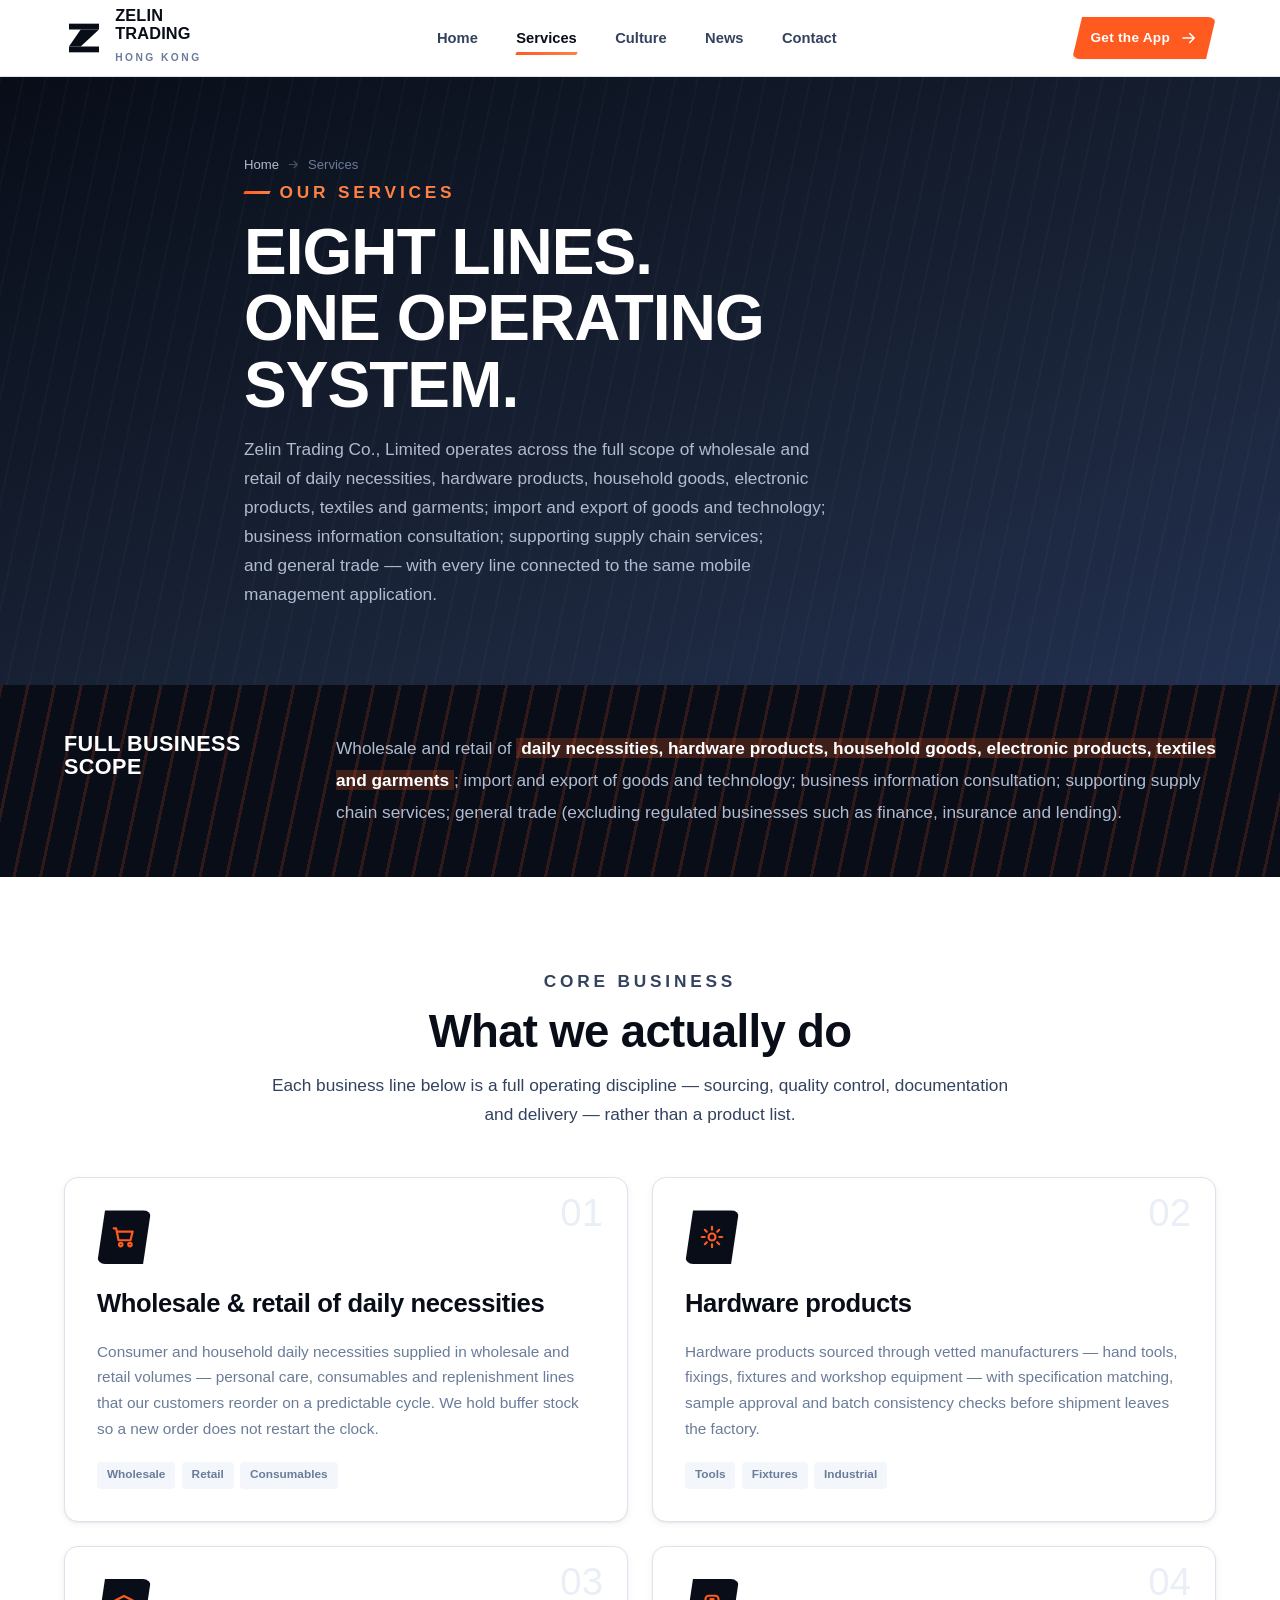
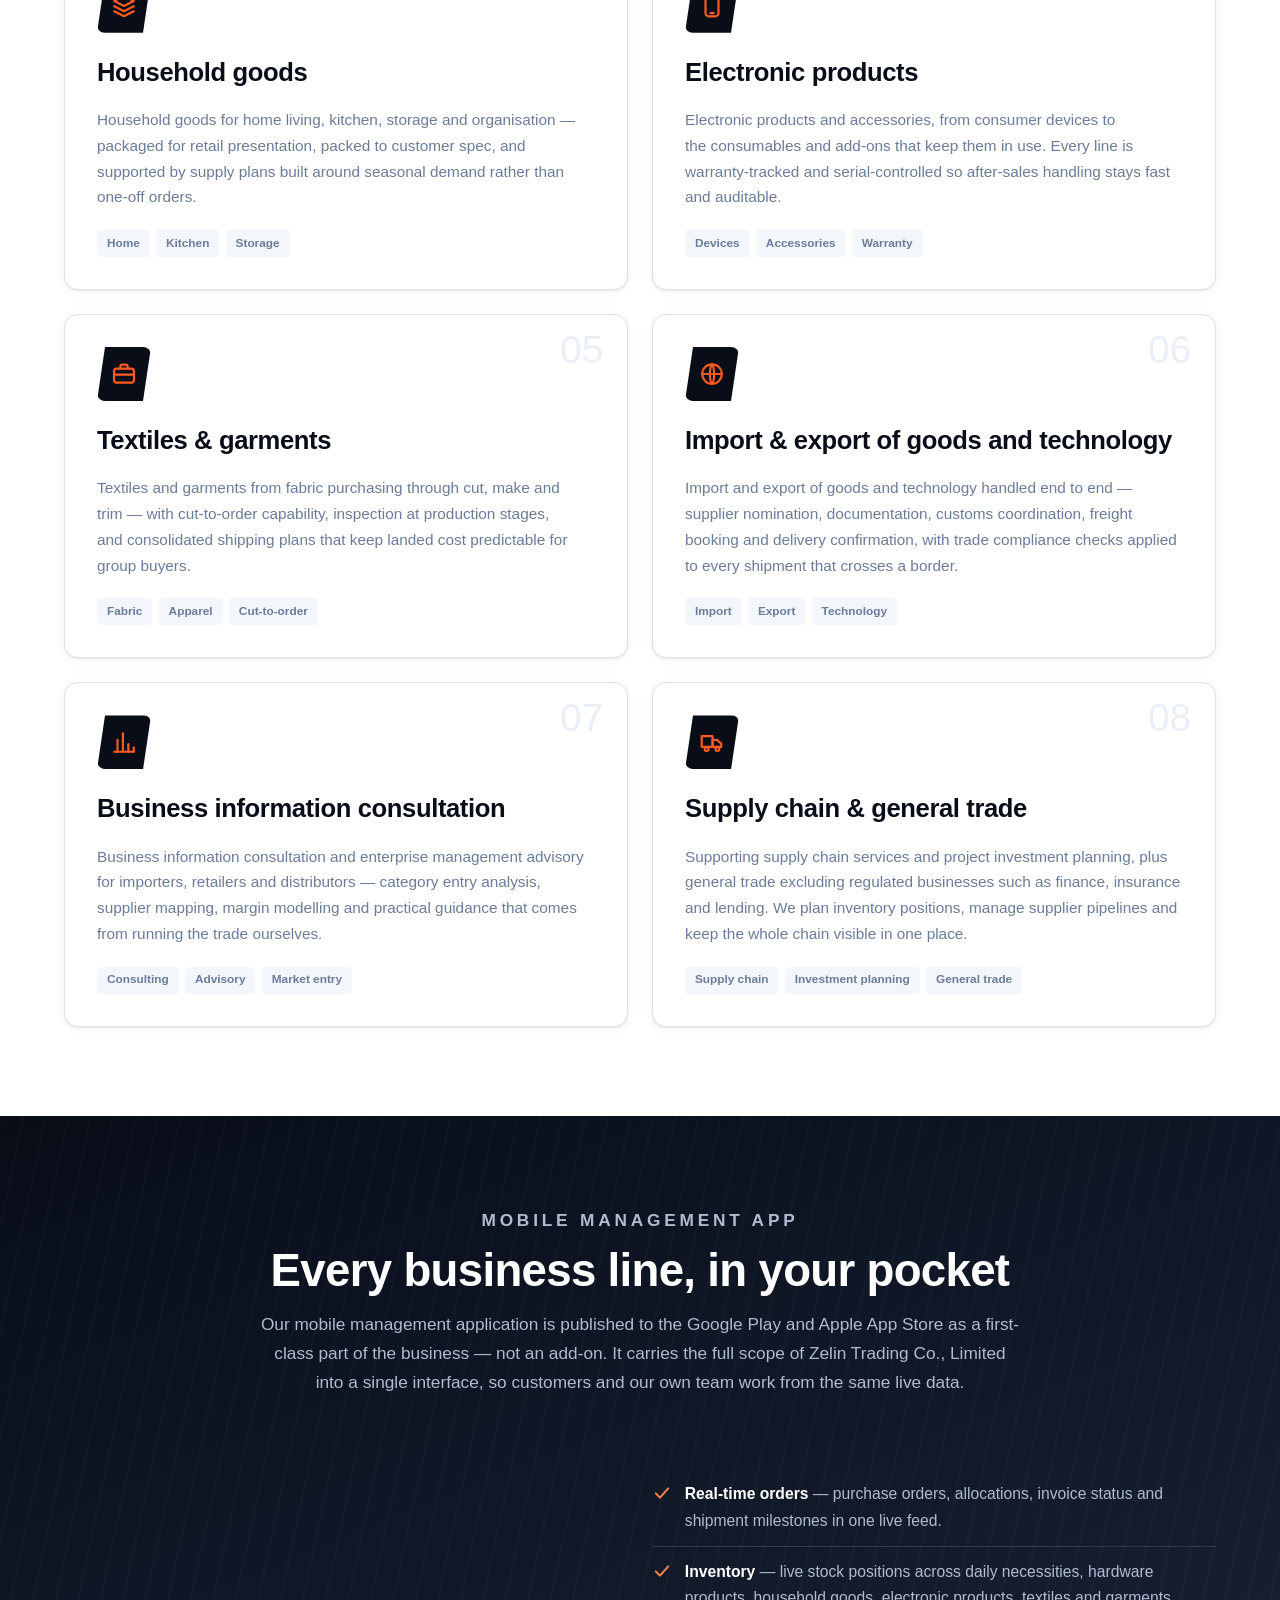
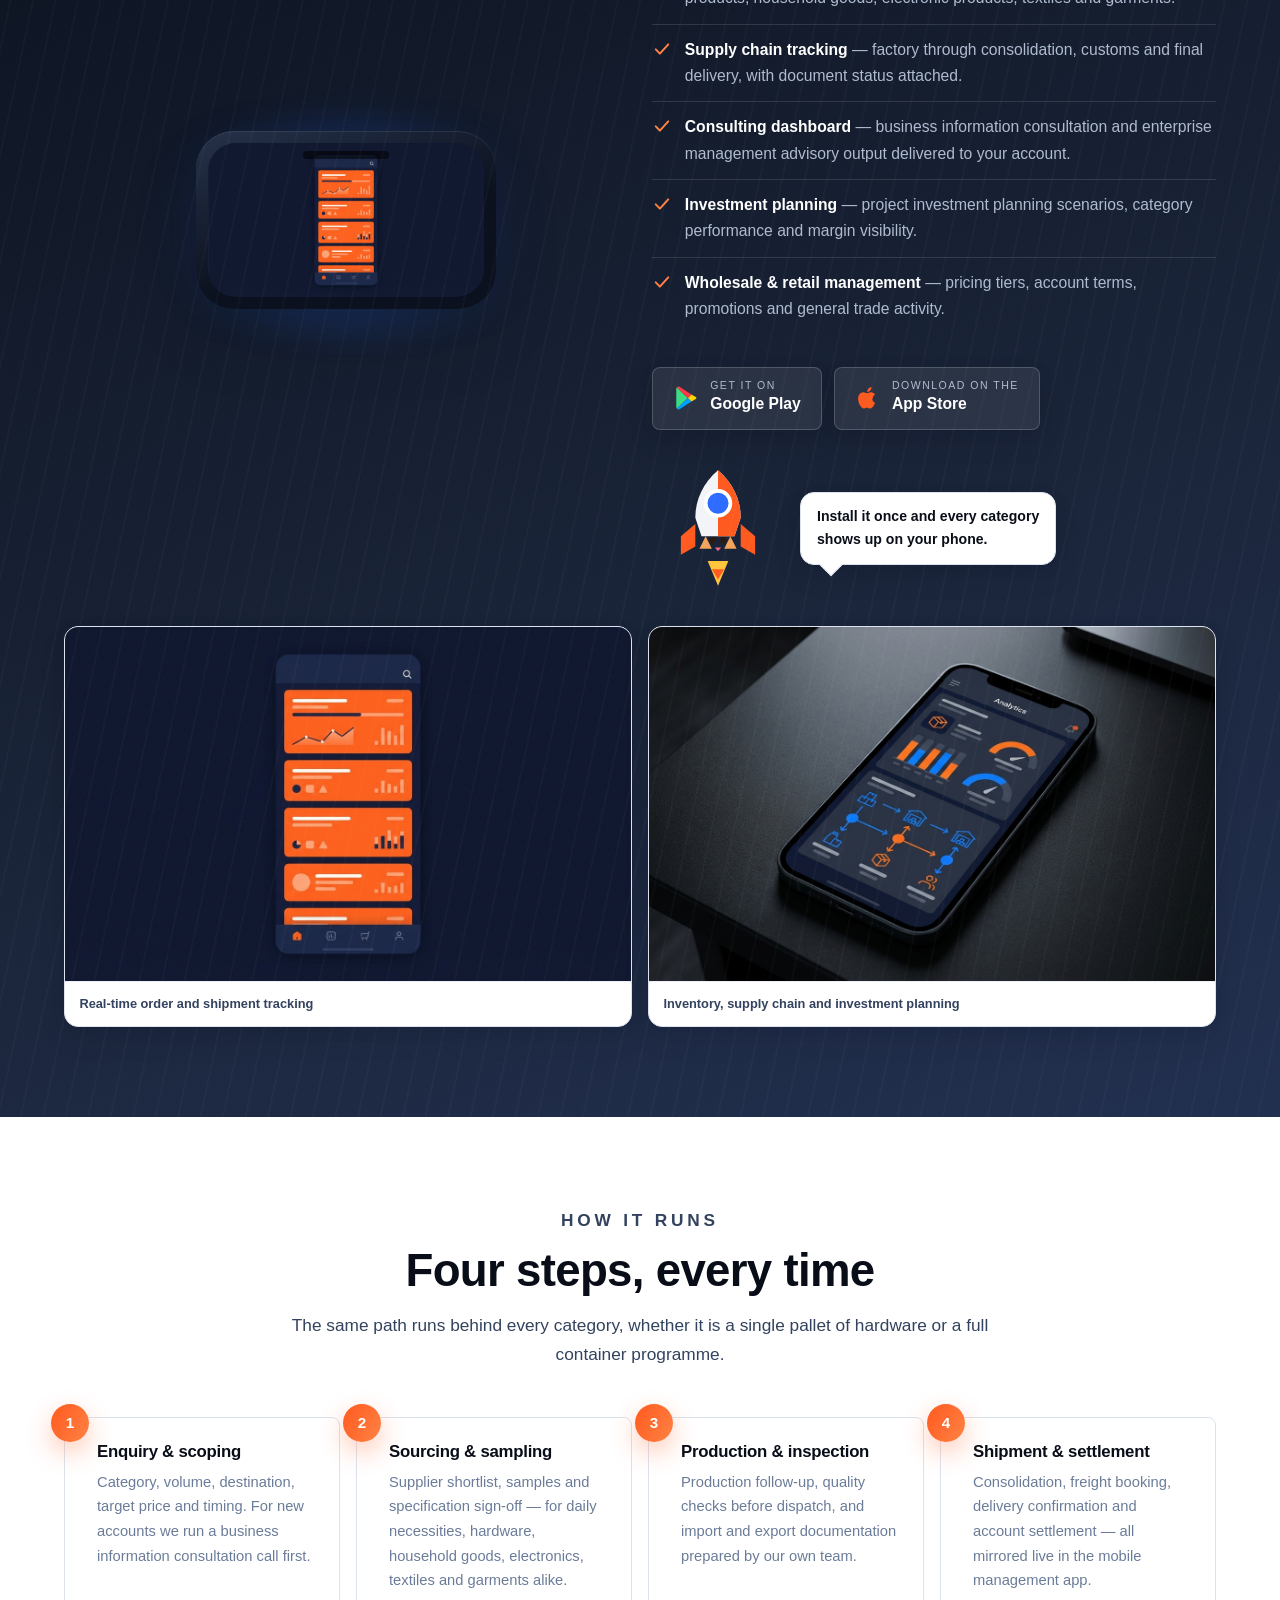
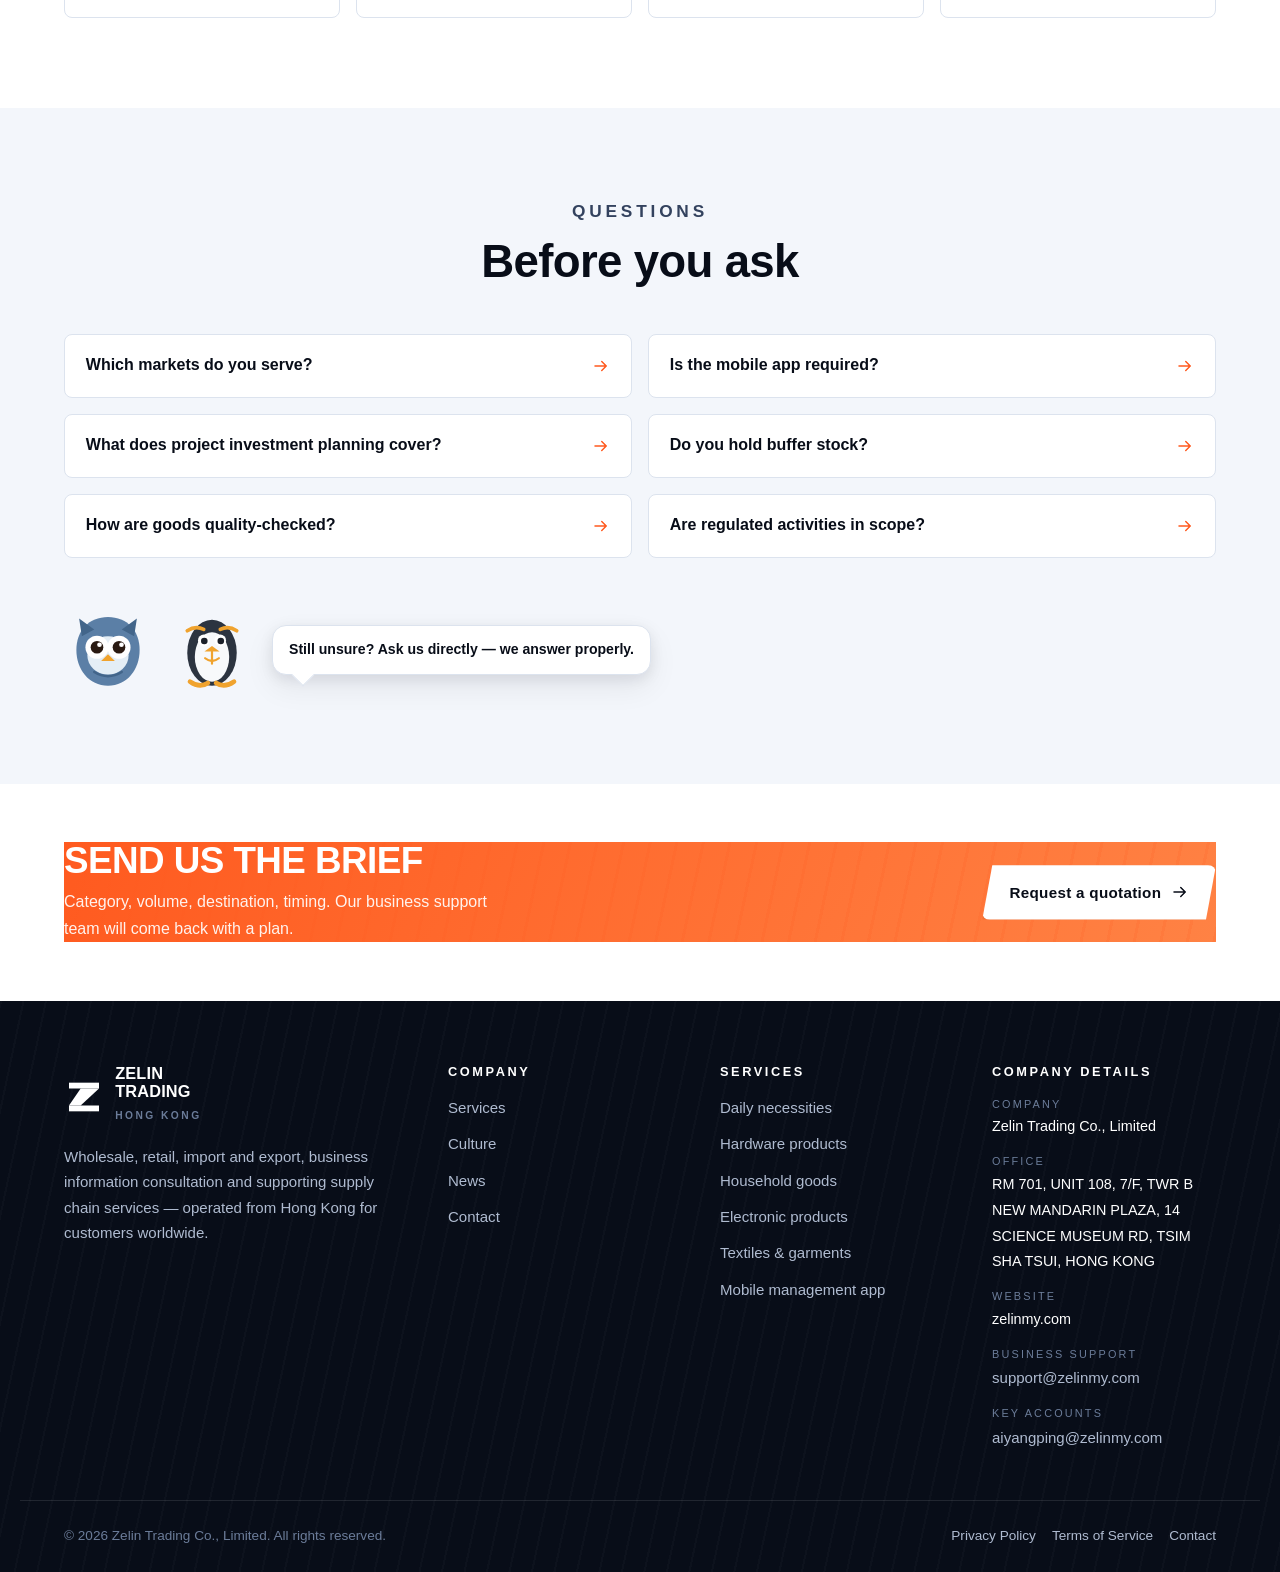
<file: services.html>
<!DOCTYPE html>
<html lang="en">
<head>
<meta charset="UTF-8">
<meta name="viewport" content="width=device-width, initial-scale=1">
<title>Services — Trading, Wholesale, Import &amp; Export | Zelin Trading</title>
<meta name="description" content="Eight business lines and one mobile management console: daily necessities, hardware, household goods, electronics, textiles and garments, import and export of goods and technology, business consultation, supply chain and general trade.">
<link rel="canonical" href="https://zelinmy.com/services.html">
<meta property="og:type" content="website">
<meta property="og:title" content="Services — Trading, Wholesale, Import &amp; Export | Zelin Trading">
<meta property="og:description" content="Eight business lines and one mobile management console: daily necessities, hardware, household goods, electronics, textiles and garments, import and export of goods and technology, business consultation, supply chain and general trade.">
<meta property="og:url" content="https://zelinmy.com/services.html">
<meta property="og:site_name" content="Zelin Trading Co., Limited">
<meta property="og:image" content="https://zelinmy.com/images/app-1.png">
<meta name="twitter:card" content="summary_large_image">
<meta name="twitter:title" content="Services — Trading, Wholesale, Import &amp; Export | Zelin Trading">
<meta name="twitter:description" content="Eight business lines and one mobile management console covering the full scope of Zelin Trading Co., Limited.">
<link rel="icon" href="images/favicon.svg" type="image/svg+xml">
<link rel="stylesheet" href="css/style.css">
</head>
<body data-page="services">
<header id="site-header"></header>

<main>
  <!-- ============================ PAGE HERO ============================ -->
  <section class="page-hero">
    <div class="speedlines" aria-hidden="true"></div>
    <div class="container page-hero__inner">
      <nav class="breadcrumb reveal" aria-label="Breadcrumb">
        <a href="./">Home</a>
        <svg aria-hidden="true" focusable="false"><use href="#arrow-right"></use></svg>
        <span>Services</span>
      </nav>
      <p class="eyebrow reveal">Our services</p>
      <h1 class="reveal">Eight lines.<br>One operating system.</h1>
      <p class="reveal">Zelin Trading Co., Limited operates across the full scope of wholesale and retail of daily necessities, hardware products, household goods, electronic products, textiles and garments; import and export of goods and technology; business information consultation; supporting supply chain services; and general trade — with every line connected to the same mobile management application.</p>
    </div>
  </section>

  <!-- ============================ SCOPE BAND ============================ -->
  <section class="scope-band">
    <div class="speedlines speedlines--accent" aria-hidden="true"></div>
    <div class="container scope-band__inner">
      <h2 class="reveal slide-left">Full business scope</h2>
      <p class="reveal slide-right">Wholesale and retail of <mark>daily necessities, hardware products, household goods, electronic products, textiles and garments</mark>; import and export of goods and technology; business information consultation; supporting supply chain services; general trade (excluding regulated businesses such as finance, insurance and lending).</p>
    </div>
  </section>

  <!-- ============================ CORE BUSINESS GRID ============================ -->
  <section class="section" id="core">
    <div class="container">
      <div class="section-head is-centered reveal">
        <p class="eyebrow">Core business</p>
        <h2>What we actually do</h2>
        <p>Each business line below is a full operating discipline — sourcing, quality control, documentation and delivery — rather than a product list.</p>
      </div>

      <div class="grid grid-2 stagger">
        <article class="card service-card" id="daily-necessities">
          <span class="card__index">01</span>
          <span class="card__icon"><svg aria-hidden="true" focusable="false"><use href="#cart"></use></svg></span>
          <h3 class="card__title">Wholesale &amp; retail of daily necessities</h3>
          <p class="card__text">Consumer and household daily necessities supplied in wholesale and retail volumes — personal care, consumables and replenishment lines that our customers reorder on a predictable cycle. We hold buffer stock so a new order does not restart the clock.</p>
          <div class="service-card__tags"><span class="tag">Wholesale</span><span class="tag">Retail</span><span class="tag">Consumables</span></div>
        </article>

        <article class="card service-card" id="hardware">
          <span class="card__index">02</span>
          <span class="card__icon"><svg aria-hidden="true" focusable="false"><use href="#settings"></use></svg></span>
          <h3 class="card__title">Hardware products</h3>
          <p class="card__text">Hardware products sourced through vetted manufacturers — hand tools, fixings, fixtures and workshop equipment — with specification matching, sample approval and batch consistency checks before shipment leaves the factory.</p>
          <div class="service-card__tags"><span class="tag">Tools</span><span class="tag">Fixtures</span><span class="tag">Industrial</span></div>
        </article>

        <article class="card service-card" id="household">
          <span class="card__index">03</span>
          <span class="card__icon"><svg aria-hidden="true" focusable="false"><use href="#layers"></use></svg></span>
          <h3 class="card__title">Household goods</h3>
          <p class="card__text">Household goods for home living, kitchen, storage and organisation — packaged for retail presentation, packed to customer spec, and supported by supply plans built around seasonal demand rather than one-off orders.</p>
          <div class="service-card__tags"><span class="tag">Home</span><span class="tag">Kitchen</span><span class="tag">Storage</span></div>
        </article>

        <article class="card service-card" id="electronics">
          <span class="card__index">04</span>
          <span class="card__icon"><svg aria-hidden="true" focusable="false"><use href="#mobile-app"></use></svg></span>
          <h3 class="card__title">Electronic products</h3>
          <p class="card__text">Electronic products and accessories, from consumer devices to the consumables and add-ons that keep them in use. Every line is warranty-tracked and serial-controlled so after-sales handling stays fast and auditable.</p>
          <div class="service-card__tags"><span class="tag">Devices</span><span class="tag">Accessories</span><span class="tag">Warranty</span></div>
        </article>

        <article class="card service-card" id="textiles">
          <span class="card__index">05</span>
          <span class="card__icon"><svg aria-hidden="true" focusable="false"><use href="#briefcase"></use></svg></span>
          <h3 class="card__title">Textiles &amp; garments</h3>
          <p class="card__text">Textiles and garments from fabric purchasing through cut, make and trim — with cut-to-order capability, inspection at production stages, and consolidated shipping plans that keep landed cost predictable for group buyers.</p>
          <div class="service-card__tags"><span class="tag">Fabric</span><span class="tag">Apparel</span><span class="tag">Cut-to-order</span></div>
        </article>

        <article class="card service-card" id="import-export">
          <span class="card__index">06</span>
          <span class="card__icon"><svg aria-hidden="true" focusable="false"><use href="#globe"></use></svg></span>
          <h3 class="card__title">Import &amp; export of goods and technology</h3>
          <p class="card__text">Import and export of goods and technology handled end to end — supplier nomination, documentation, customs coordination, freight booking and delivery confirmation, with trade compliance checks applied to every shipment that crosses a border.</p>
          <div class="service-card__tags"><span class="tag">Import</span><span class="tag">Export</span><span class="tag">Technology</span></div>
        </article>

        <article class="card service-card" id="consultation">
          <span class="card__index">07</span>
          <span class="card__icon"><svg aria-hidden="true" focusable="false"><use href="#chart"></use></svg></span>
          <h3 class="card__title">Business information consultation</h3>
          <p class="card__text">Business information consultation and enterprise management advisory for importers, retailers and distributors — category entry analysis, supplier mapping, margin modelling and practical guidance that comes from running the trade ourselves.</p>
          <div class="service-card__tags"><span class="tag">Consulting</span><span class="tag">Advisory</span><span class="tag">Market entry</span></div>
        </article>

        <article class="card service-card" id="supply-chain">
          <span class="card__index">08</span>
          <span class="card__icon"><svg aria-hidden="true" focusable="false"><use href="#truck"></use></svg></span>
          <h3 class="card__title">Supply chain &amp; general trade</h3>
          <p class="card__text">Supporting supply chain services and project investment planning, plus general trade excluding regulated businesses such as finance, insurance and lending. We plan inventory positions, manage supplier pipelines and keep the whole chain visible in one place.</p>
          <div class="service-card__tags"><span class="tag">Supply chain</span><span class="tag">Investment planning</span><span class="tag">General trade</span></div>
        </article>
      </div>
    </div>
  </section>

  <!-- ============================ MOBILE MANAGEMENT APP ============================ -->
  <section class="section section--dark" id="app">
    <div class="speedlines" aria-hidden="true"></div>
    <div class="container">
      <div class="section-head is-centered reveal">
        <p class="eyebrow">Mobile management app</p>
        <h2>Every business line, in your pocket</h2>
        <p>Our mobile management application is published to the Google Play and Apple App Store as a first-class part of the business — not an add-on. It carries the full scope of Zelin Trading Co., Limited into a single interface, so customers and our own team work from the same live data.</p>
      </div>

      <div class="grid grid-2 gap-5 items-center mt-6">
        <div class="app-phone reveal zoom-in">
          <div class="app-phone__glow" aria-hidden="true"></div>
          <div class="app-phone__device">
            <span class="app-phone__notch" aria-hidden="true"></span>
            <img src="images/app-1.png" alt="Zelin Trading app order management screen" width="720" height="1460">
          </div>
        </div>

        <div>
          <ul class="app-feats reveal stagger">
            <li><svg aria-hidden="true" focusable="false"><use href="#check"></use></svg><span><b>Real-time orders</b> — purchase orders, allocations, invoice status and shipment milestones in one live feed.</span></li>
            <li><svg aria-hidden="true" focusable="false"><use href="#check"></use></svg><span><b>Inventory</b> — live stock positions across daily necessities, hardware products, household goods, electronic products, textiles and garments.</span></li>
            <li><svg aria-hidden="true" focusable="false"><use href="#check"></use></svg><span><b>Supply chain tracking</b> — factory through consolidation, customs and final delivery, with document status attached.</span></li>
            <li><svg aria-hidden="true" focusable="false"><use href="#check"></use></svg><span><b>Consulting dashboard</b> — business information consultation and enterprise management advisory output delivered to your account.</span></li>
            <li><svg aria-hidden="true" focusable="false"><use href="#check"></use></svg><span><b>Investment planning</b> — project investment planning scenarios, category performance and margin visibility.</span></li>
            <li><svg aria-hidden="true" focusable="false"><use href="#check"></use></svg><span><b>Wholesale &amp; retail management</b> — pricing tiers, account terms, promotions and general trade activity.</span></li>
          </ul>

          <div class="store-badges reveal fade-up">
            <a class="store-badge" href="contact.html">
              <svg aria-hidden="true" focusable="false"><use href="#google-play"></use></svg>
              <span><small>Get it on</small><b>Google Play</b></span>
            </a>
            <a class="store-badge" href="contact.html">
              <svg aria-hidden="true" focusable="false"><use href="#apple"></use></svg>
              <span><small>Download on the</small><b>App Store</b></span>
            </a>
          </div>

          <div class="mascot-row mt-6 reveal fade-up">
            <span class="mascot--lg mascot--float" data-mascot="rocket-cat" aria-hidden="true"></span>
            <p class="mascot-bubble">Install it once and every category<br>shows up on your phone.</p>
          </div>
        </div>
      </div>

      <div class="app-screens mt-7 reveal stagger">
        <figure>
          <img src="images/app-1.png" alt="App screen showing real-time order tracking" width="1200" height="750">
          <figcaption>Real-time order and shipment tracking</figcaption>
        </figure>
        <figure>
          <img src="images/app-2.png" alt="App screen showing inventory and supply chain analytics" width="1200" height="750">
          <figcaption>Inventory, supply chain and investment planning</figcaption>
        </figure>
      </div>
    </div>
  </section>

  <!-- ============================ PROCESS ============================ -->
  <section class="section" id="process">
    <div class="container">
      <div class="section-head is-centered reveal">
        <p class="eyebrow">How it runs</p>
        <h2>Four steps, every time</h2>
        <p>The same path runs behind every category, whether it is a single pallet of hardware or a full container programme.</p>
      </div>

      <div class="steps stagger">
        <article class="step">
          <span class="step__num">1</span>
          <h3>Enquiry &amp; scoping</h3>
          <p>Category, volume, destination, target price and timing. For new accounts we run a business information consultation call first.</p>
        </article>
        <article class="step">
          <span class="step__num">2</span>
          <h3>Sourcing &amp; sampling</h3>
          <p>Supplier shortlist, samples and specification sign-off — for daily necessities, hardware, household goods, electronics, textiles and garments alike.</p>
        </article>
        <article class="step">
          <span class="step__num">3</span>
          <h3>Production &amp; inspection</h3>
          <p>Production follow-up, quality checks before dispatch, and import and export documentation prepared by our own team.</p>
        </article>
        <article class="step">
          <span class="step__num">4</span>
          <h3>Shipment &amp; settlement</h3>
          <p>Consolidation, freight booking, delivery confirmation and account settlement — all mirrored live in the mobile management app.</p>
        </article>
      </div>
    </div>
  </section>

  <!-- ============================ FAQ ============================ -->
  <section class="section section--paper" id="faq">
    <div class="container">
      <div class="section-head is-centered reveal">
        <p class="eyebrow">Questions</p>
        <h2>Before you ask</h2>
      </div>

      <div class="faq-grid stagger">
        <details class="faq">
          <summary>Which markets do you serve?<svg aria-hidden="true" focusable="false"><use href="#arrow-right"></use></svg></summary>
          <div class="faq__body">We ship from Hong Kong to customers across Asia, Europe, North America, the Middle East and Africa. Import and export of goods and technology is handled in-house, including documentation and customs coordination.</div>
        </details>

        <details class="faq">
          <summary>Is the mobile app required?<svg aria-hidden="true" focusable="false"><use href="#arrow-right"></use></svg></summary>
          <div class="faq__body">No — the app is optional for ordering, but it is where real-time orders, inventory, supply chain tracking, the consulting dashboard, investment planning and wholesale/retail management are surfaced. It is published to both the Google Play and Apple App Store.</div>
        </details>

        <details class="faq">
          <summary>What does project investment planning cover?<svg aria-hidden="true" focusable="false"><use href="#arrow-right"></use></svg></summary>
          <div class="faq__body">Category-level entry analysis, supplier mapping, margin modelling and scenario planning for wholesale and retail programmes, delivered as part of our business information consultation and enterprise management advisory work.</div>
        </details>

        <details class="faq">
          <summary>Do you hold buffer stock?<svg aria-hidden="true" focusable="false"><use href="#arrow-right"></use></svg></summary>
          <div class="faq__body">For daily necessities, household goods and electronic accessories we maintain buffer positions so repeat orders do not restart the lead-time clock. Stock levels are visible live in the app.</div>
        </details>

        <details class="faq">
          <summary>How are goods quality-checked?<svg aria-hidden="true" focusable="false"><use href="#arrow-right"></use></svg></summary>
          <div class="faq__body">Samples are approved before production, and inspections run against the signed specification before dispatch. For textiles and garments we also inspect at production stages, not only at the end.</div>
        </details>

        <details class="faq">
          <summary>Are regulated activities in scope?<svg aria-hidden="true" focusable="false"><use href="#arrow-right"></use></svg></summary>
          <div class="faq__body">No. Our activities cover general trade only, excluding regulated businesses such as finance, insurance and lending. If a request falls outside our scope we will tell you before taking it on.</div>
        </details>
      </div>

      <div class="mascot-row mt-7 reveal">
        <span class="mascot mascot--float" data-mascot="owl" aria-hidden="true"></span>
        <span class="mascot mascot--float-slow" data-mascot="penguin" aria-hidden="true"></span>
        <p class="mascot-bubble">Still unsure? Ask us directly — we answer properly.</p>
      </div>
    </div>
  </section>

  <!-- ============================ CTA ============================ -->
  <section class="section section--tight">
    <div class="container">
      <div class="cta-band reveal zoom-in">
        <div class="speedlines speedlines--accent" aria-hidden="true"></div>
        <div class="container cta-band__inner">
          <div>
            <h2>Send us the brief</h2>
            <p>Category, volume, destination, timing. Our business support team will come back with a plan.</p>
          </div>
          <a class="btn btn--light" href="contact.html">Request a quotation<svg aria-hidden="true" focusable="false"><use href="#arrow-right"></use></svg></a>
        </div>
      </div>
    </div>
  </section>
</main>

<footer id="site-footer"></footer>
<script src="js/main.js" defer></script>
</body>
</html>
</file>
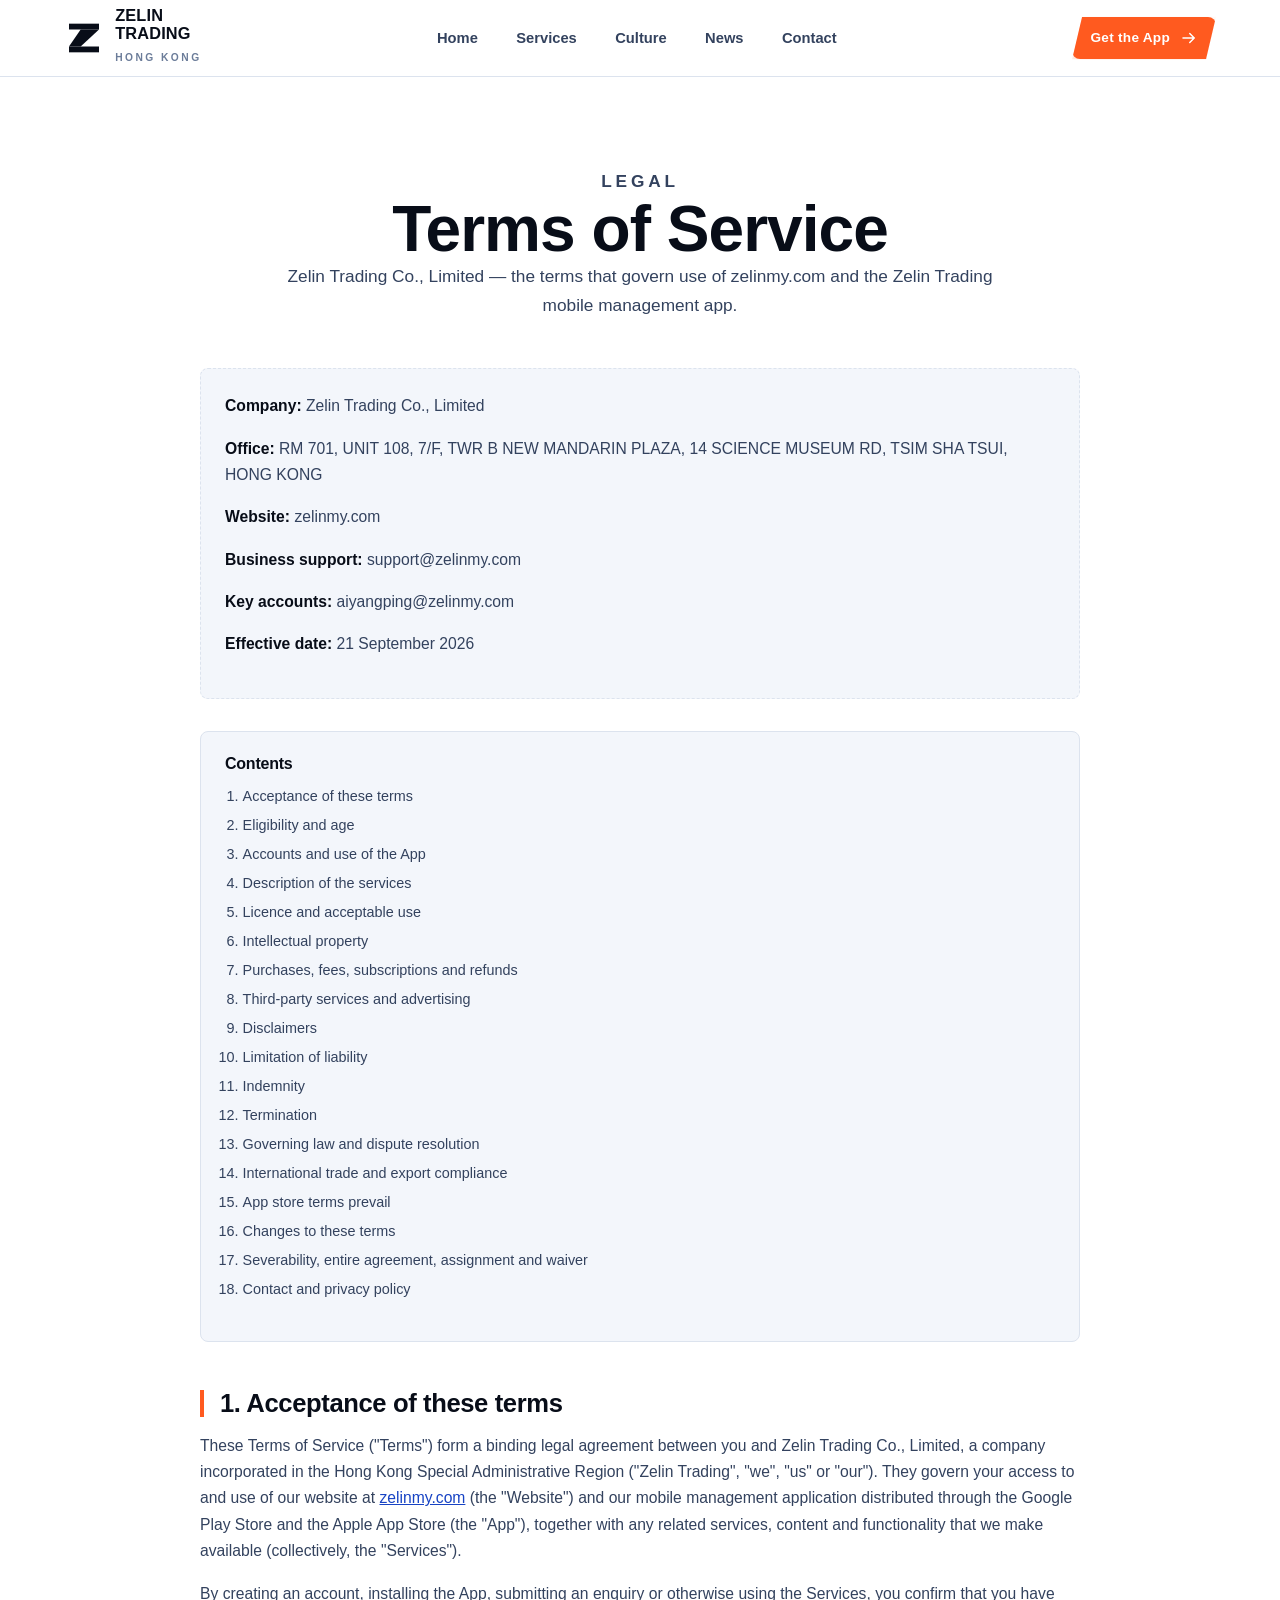
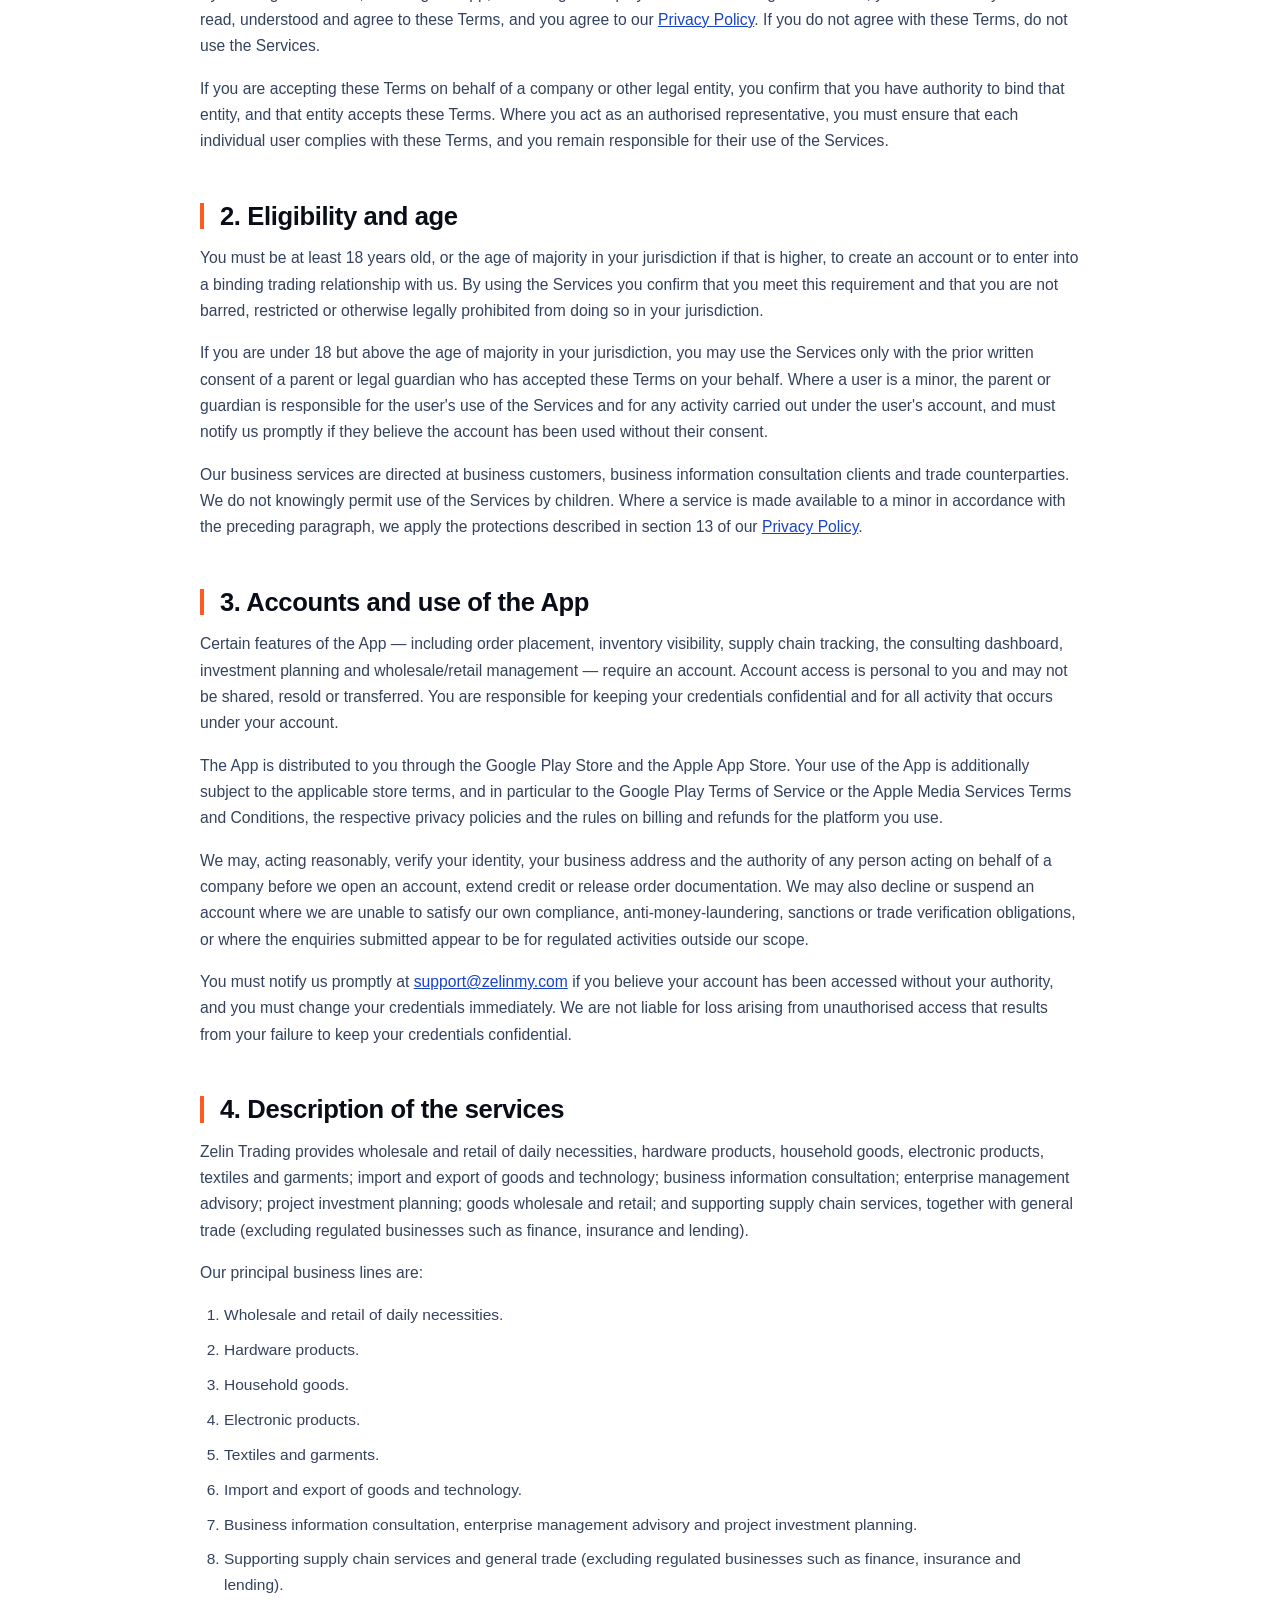
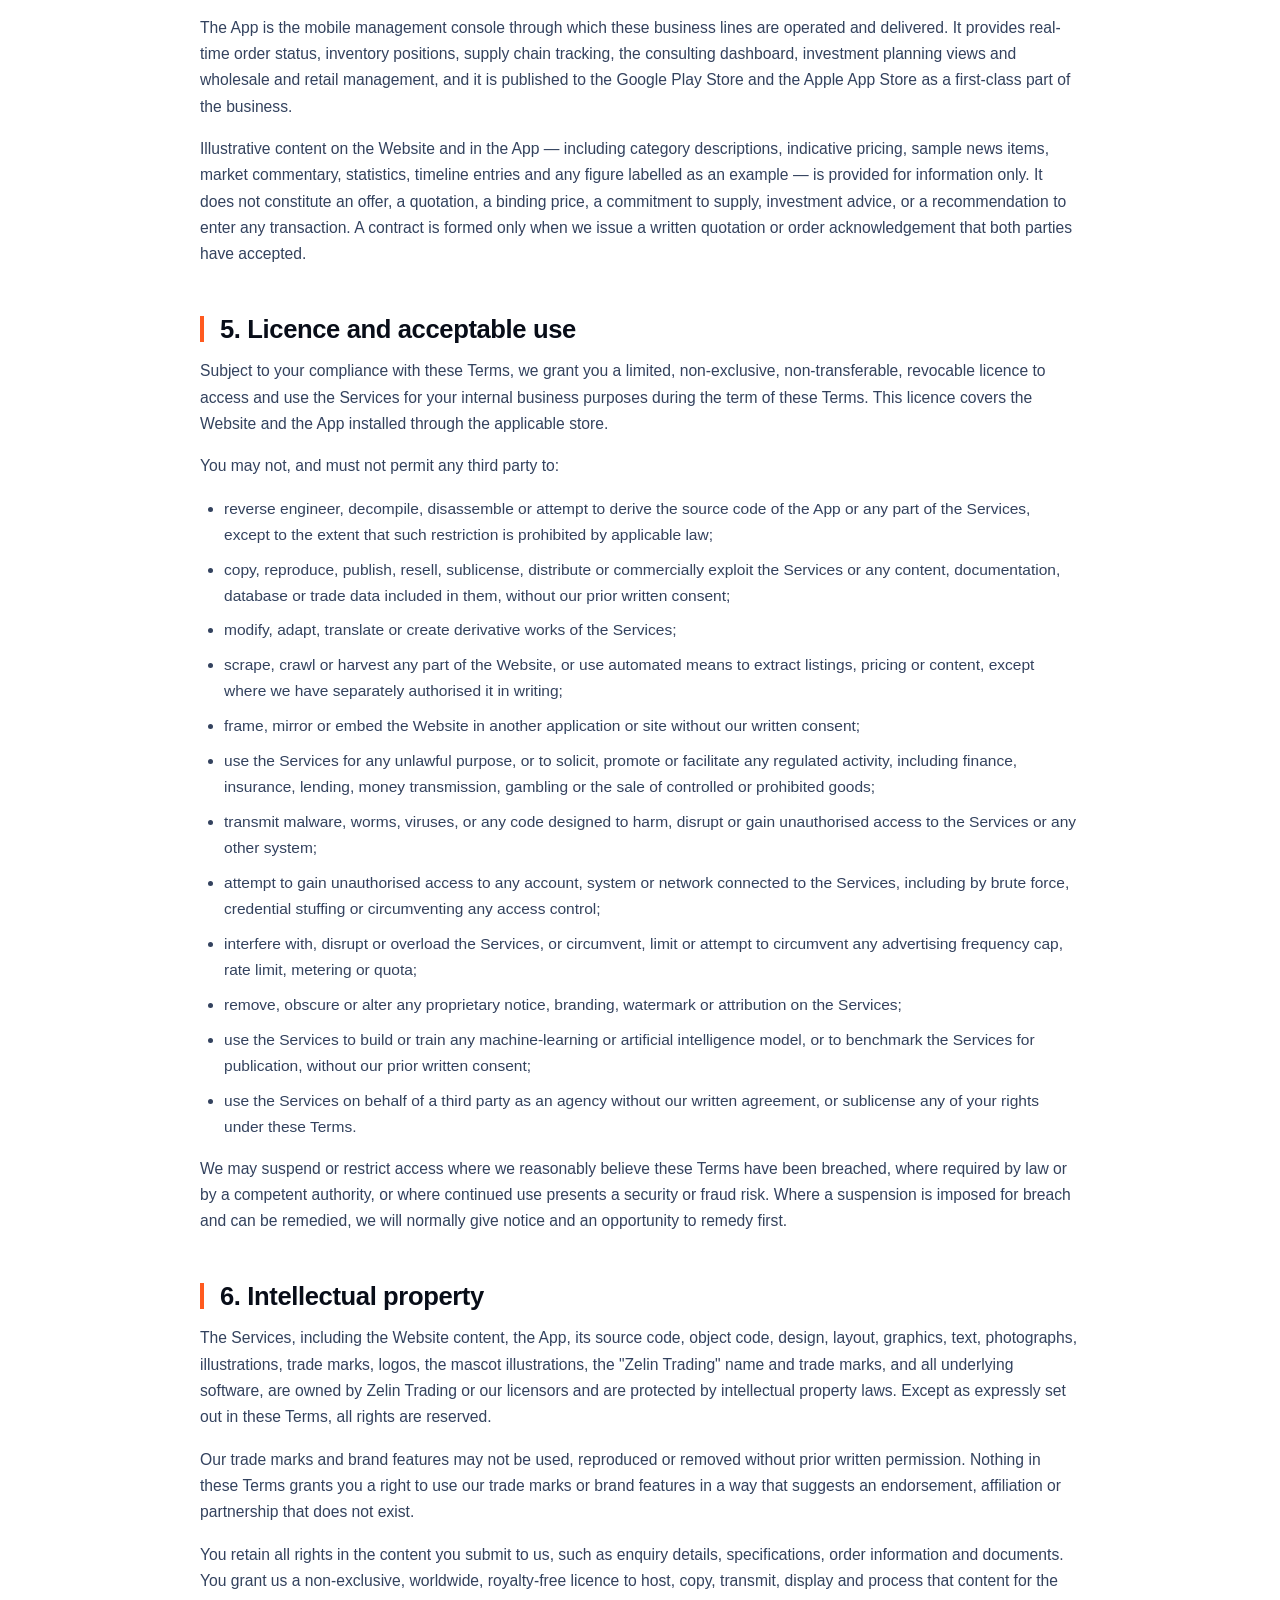
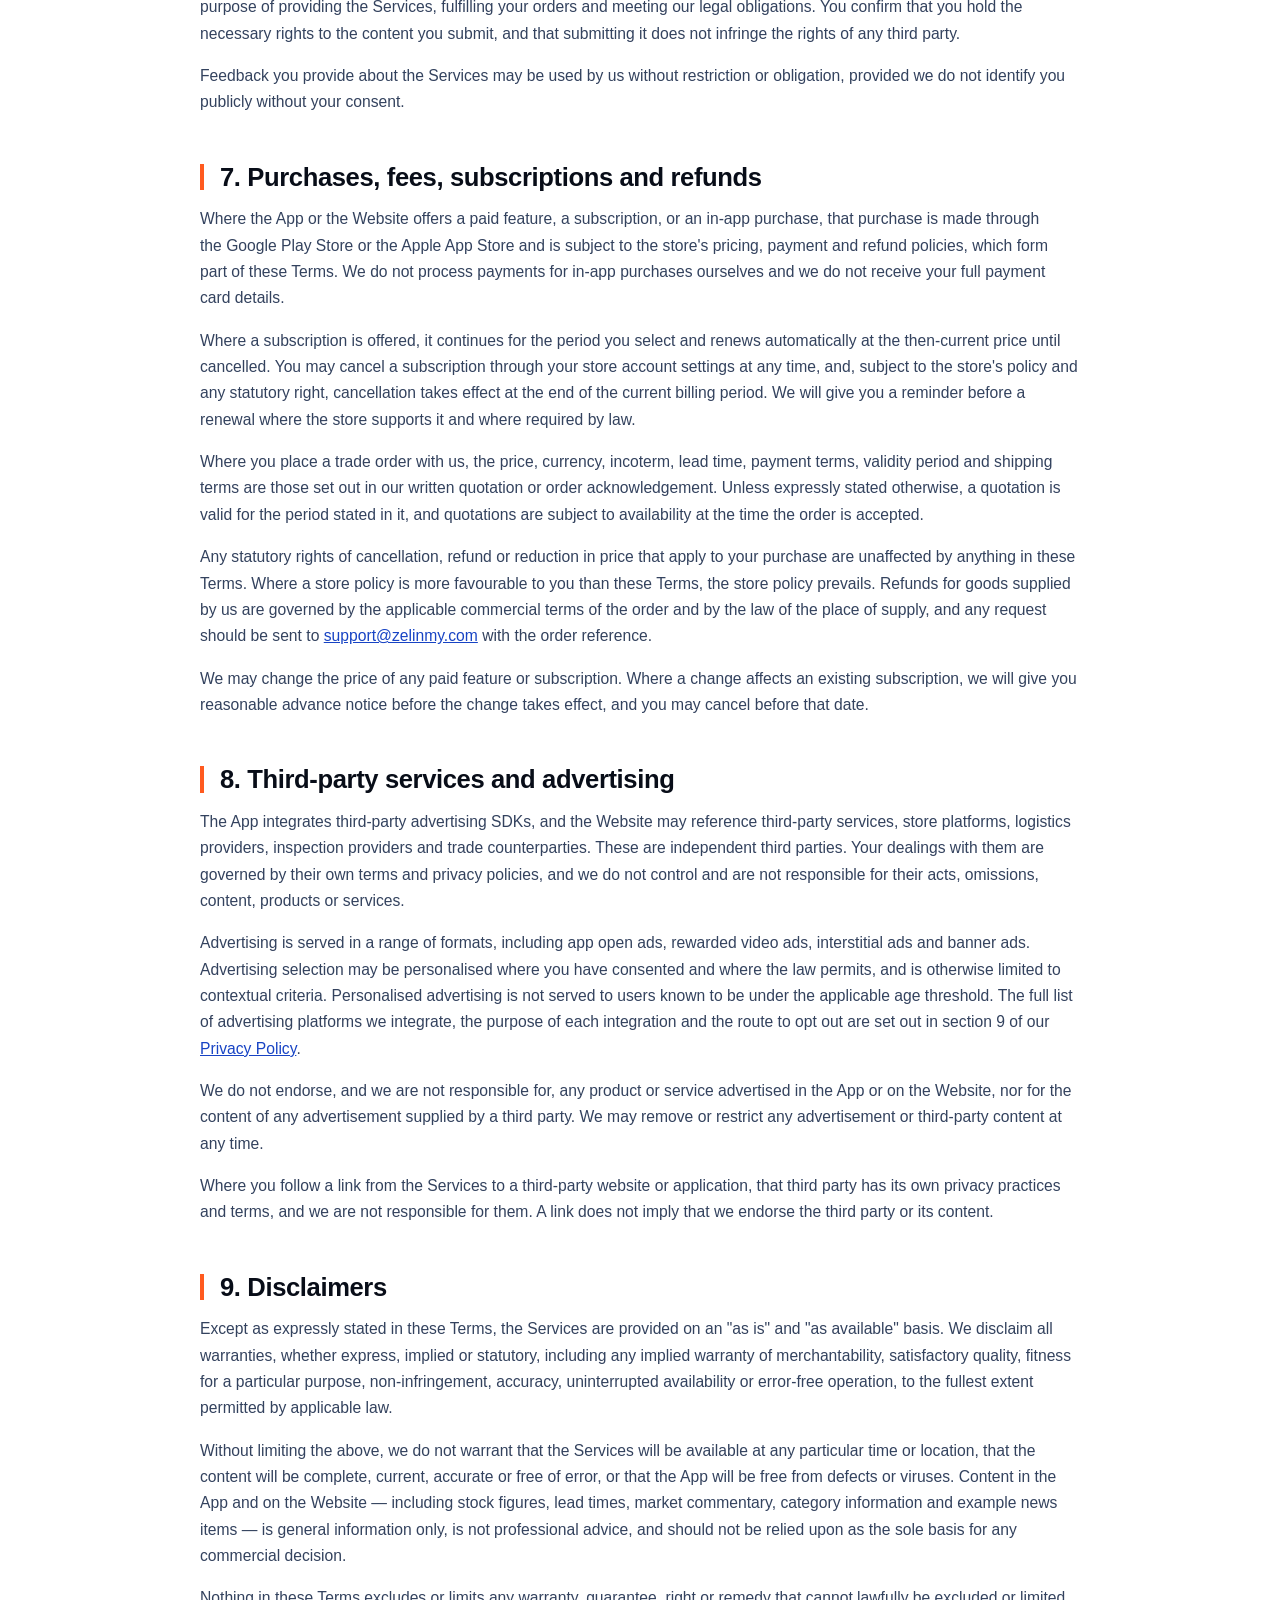
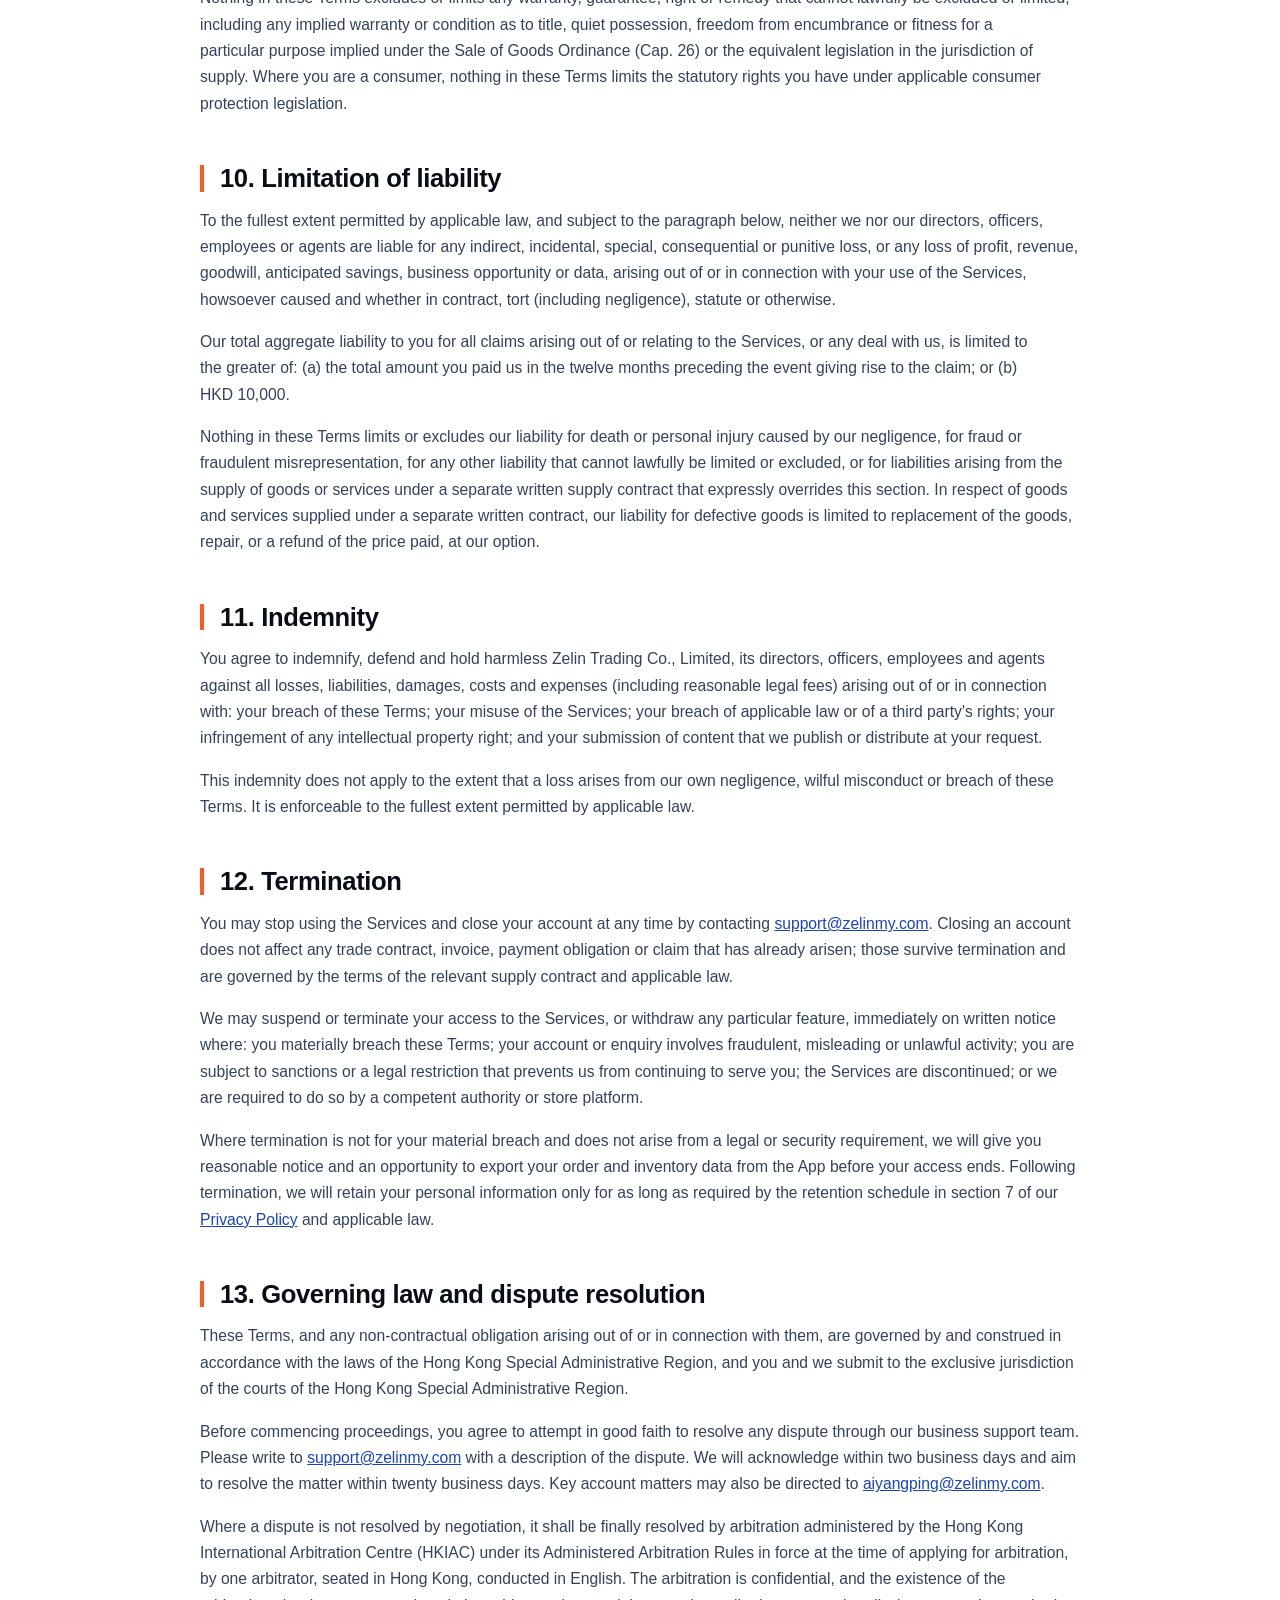
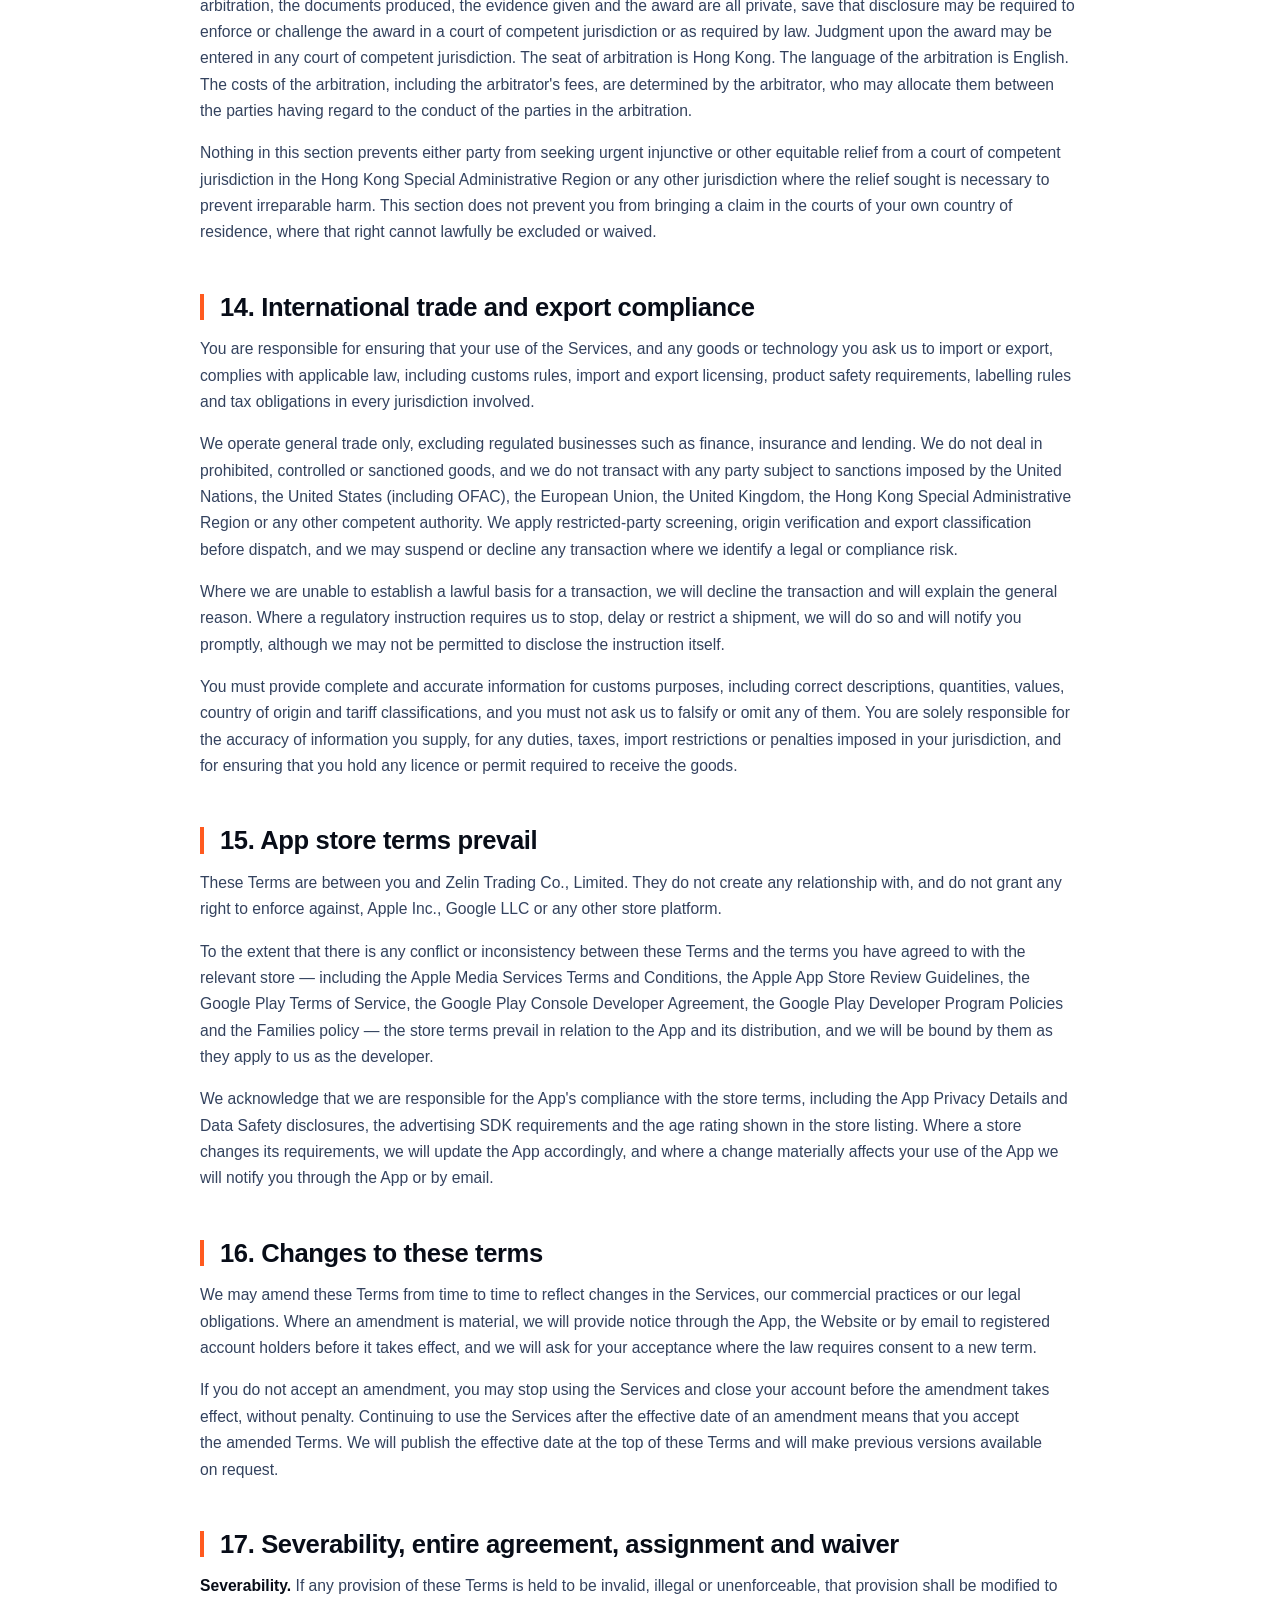
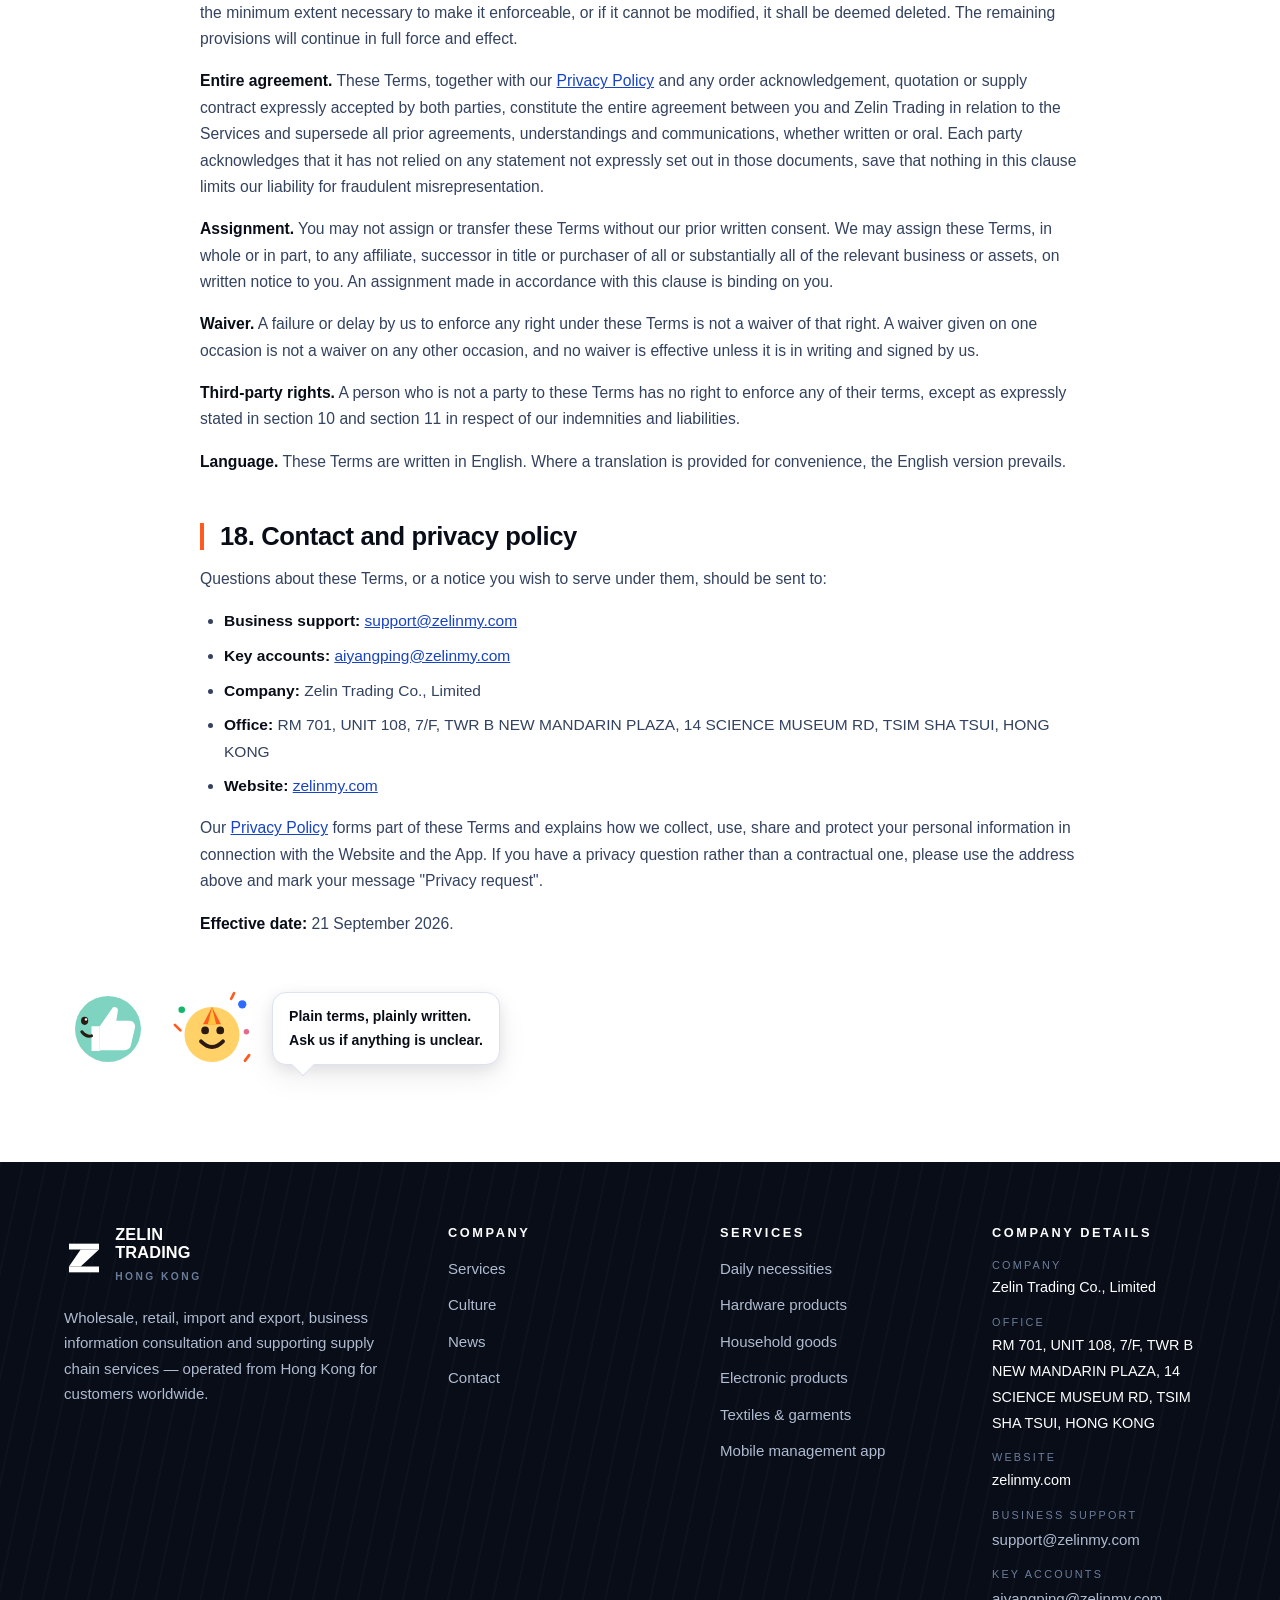
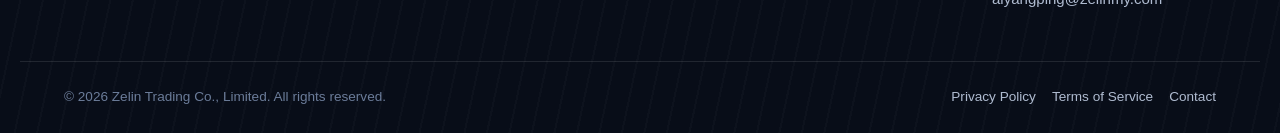
<file: terms.html>
<!DOCTYPE html>
<html lang="en">
<head>
<meta charset="UTF-8">
<meta name="viewport" content="width=device-width, initial-scale=1">
<title>Terms of Service | Zelin Trading Co., Limited</title>
<meta name="description" content="The terms governing use of the Zelin Trading website and mobile management app, including services, acceptable use, intellectual property, purchases and dispute resolution.">
<link rel="canonical" href="https://zelinmy.com/terms.html">
<meta property="og:type" content="website">
<meta property="og:title" content="Terms of Service | Zelin Trading Co., Limited">
<meta property="og:description" content="The terms governing use of the Zelin Trading website and mobile management app, including services, acceptable use, intellectual property, purchases and dispute resolution.">
<meta property="og:url" content="https://zelinmy.com/terms.html">
<meta property="og:site_name" content="Zelin Trading Co., Limited">
<meta property="og:image" content="https://zelinmy.com/images/hero.png">
<meta name="twitter:card" content="summary_large_image">
<meta name="twitter:title" content="Terms of Service | Zelin Trading Co., Limited">
<meta name="twitter:description" content="The terms governing use of the Zelin Trading website and mobile management app.">
<link rel="icon" href="images/favicon.svg" type="image/svg+xml">
<link rel="stylesheet" href="css/style.css">
</head>
<body data-page="legal">
<header id="site-header"></header>

<main>
  <section class="section">
    <div class="container">
      <div class="section-head is-centered reveal">
        <p class="eyebrow">Legal</p>
        <h1>Terms of Service</h1>
        <p>Zelin Trading Co., Limited — the terms that govern use of zelinmy.com and the Zelin Trading mobile management app.</p>
      </div>

      <article class="legal">
        <div class="legal__meta reveal">
          <p><strong>Company:</strong> Zelin Trading Co., Limited</p>
          <p><strong>Office:</strong> RM 701, UNIT 108, 7/F, TWR B NEW MANDARIN PLAZA, 14 SCIENCE MUSEUM RD, TSIM SHA TSUI, HONG KONG</p>
          <p><strong>Website:</strong> zelinmy.com</p>
          <p><strong>Business support:</strong> support@zelinmy.com</p>
          <p><strong>Key accounts:</strong> aiyangping@zelinmy.com</p>
          <p><strong>Effective date:</strong> 21 September 2026</p>
        </div>

        <nav class="legal__toc reveal" aria-label="Table of contents">
          <h2>Contents</h2>
          <ol>
            <li><a href="#t1">Acceptance of these terms</a></li>
            <li><a href="#t2">Eligibility and age</a></li>
            <li><a href="#t3">Accounts and use of the App</a></li>
            <li><a href="#t4">Description of the services</a></li>
            <li><a href="#t5">Licence and acceptable use</a></li>
            <li><a href="#t6">Intellectual property</a></li>
            <li><a href="#t7">Purchases, fees, subscriptions and refunds</a></li>
            <li><a href="#t8">Third-party services and advertising</a></li>
            <li><a href="#t9">Disclaimers</a></li>
            <li><a href="#t10">Limitation of liability</a></li>
            <li><a href="#t11">Indemnity</a></li>
            <li><a href="#t12">Termination</a></li>
            <li><a href="#t13">Governing law and dispute resolution</a></li>
            <li><a href="#t14">International trade and export compliance</a></li>
            <li><a href="#t15">App store terms prevail</a></li>
            <li><a href="#t16">Changes to these terms</a></li>
            <li><a href="#t17">Severability, entire agreement, assignment and waiver</a></li>
            <li><a href="#t18">Contact and privacy policy</a></li>
          </ol>
        </nav>

        <h2 id="t1">1. Acceptance of these terms</h2>
        <p>These Terms of Service ("Terms") form a binding legal agreement between you and Zelin Trading Co., Limited, a company incorporated in the Hong Kong Special Administrative Region ("Zelin Trading", "we", "us" or "our"). They govern your access to and use of our website at <a href="https://zelinmy.com/">zelinmy.com</a> (the "Website") and our mobile management application distributed through the Google Play Store and the Apple App Store (the "App"), together with any related services, content and functionality that we make available (collectively, the "Services").</p>
        <p>By creating an account, installing the App, submitting an enquiry or otherwise using the Services, you confirm that you have read, understood and agree to these Terms, and you agree to our <a href="privacy.html">Privacy Policy</a>. If you do not agree with these Terms, do not use the Services.</p>
        <p>If you are accepting these Terms on behalf of a company or other legal entity, you confirm that you have authority to bind that entity, and that entity accepts these Terms. Where you act as an authorised representative, you must ensure that each individual user complies with these Terms, and you remain responsible for their use of the Services.</p>

        <h2 id="t2">2. Eligibility and age</h2>
        <p>You must be at least 18 years old, or the age of majority in your jurisdiction if that is higher, to create an account or to enter into a binding trading relationship with us. By using the Services you confirm that you meet this requirement and that you are not barred, restricted or otherwise legally prohibited from doing so in your jurisdiction.</p>
        <p>If you are under 18 but above the age of majority in your jurisdiction, you may use the Services only with the prior written consent of a parent or legal guardian who has accepted these Terms on your behalf. Where a user is a minor, the parent or guardian is responsible for the user's use of the Services and for any activity carried out under the user's account, and must notify us promptly if they believe the account has been used without their consent.</p>
        <p>Our business services are directed at business customers, business information consultation clients and trade counterparties. We do not knowingly permit use of the Services by children. Where a service is made available to a minor in accordance with the preceding paragraph, we apply the protections described in section 13 of our <a href="privacy.html">Privacy Policy</a>.</p>

        <h2 id="t3">3. Accounts and use of the App</h2>
        <p>Certain features of the App — including order placement, inventory visibility, supply chain tracking, the consulting dashboard, investment planning and wholesale/retail management — require an account. Account access is personal to you and may not be shared, resold or transferred. You are responsible for keeping your credentials confidential and for all activity that occurs under your account.</p>
        <p>The App is distributed to you through the Google Play Store and the Apple App Store. Your use of the App is additionally subject to the applicable store terms, and in particular to the Google Play Terms of Service or the Apple Media Services Terms and Conditions, the respective privacy policies and the rules on billing and refunds for the platform you use.</p>
        <p>We may, acting reasonably, verify your identity, your business address and the authority of any person acting on behalf of a company before we open an account, extend credit or release order documentation. We may also decline or suspend an account where we are unable to satisfy our own compliance, anti-money-laundering, sanctions or trade verification obligations, or where the enquiries submitted appear to be for regulated activities outside our scope.</p>
        <p>You must notify us promptly at <a href="mailto:support@zelinmy.com">support@zelinmy.com</a> if you believe your account has been accessed without your authority, and you must change your credentials immediately. We are not liable for loss arising from unauthorised access that results from your failure to keep your credentials confidential.</p>

        <h2 id="t4">4. Description of the services</h2>
        <p>Zelin Trading provides wholesale and retail of daily necessities, hardware products, household goods, electronic products, textiles and garments; import and export of goods and technology; business information consultation; enterprise management advisory; project investment planning; goods wholesale and retail; and supporting supply chain services, together with general trade (excluding regulated businesses such as finance, insurance and lending).</p>
        <p>Our principal business lines are:</p>
        <ol>
          <li>Wholesale and retail of daily necessities.</li>
          <li>Hardware products.</li>
          <li>Household goods.</li>
          <li>Electronic products.</li>
          <li>Textiles and garments.</li>
          <li>Import and export of goods and technology.</li>
          <li>Business information consultation, enterprise management advisory and project investment planning.</li>
          <li>Supporting supply chain services and general trade (excluding regulated businesses such as finance, insurance and lending).</li>
        </ol>
        <p>The App is the mobile management console through which these business lines are operated and delivered. It provides real-time order status, inventory positions, supply chain tracking, the consulting dashboard, investment planning views and wholesale and retail management, and it is published to the Google Play Store and the Apple App Store as a first-class part of the business.</p>
        <p>Illustrative content on the Website and in the App — including category descriptions, indicative pricing, sample news items, market commentary, statistics, timeline entries and any figure labelled as an example — is provided for information only. It does not constitute an offer, a quotation, a binding price, a commitment to supply, investment advice, or a recommendation to enter any transaction. A contract is formed only when we issue a written quotation or order acknowledgement that both parties have accepted.</p>

        <h2 id="t5">5. Licence and acceptable use</h2>
        <p>Subject to your compliance with these Terms, we grant you a limited, non-exclusive, non-transferable, revocable licence to access and use the Services for your internal business purposes during the term of these Terms. This licence covers the Website and the App installed through the applicable store.</p>
        <p>You may not, and must not permit any third party to:</p>
        <ul>
          <li>reverse engineer, decompile, disassemble or attempt to derive the source code of the App or any part of the Services, except to the extent that such restriction is prohibited by applicable law;</li>
          <li>copy, reproduce, publish, resell, sublicense, distribute or commercially exploit the Services or any content, documentation, database or trade data included in them, without our prior written consent;</li>
          <li>modify, adapt, translate or create derivative works of the Services;</li>
          <li>scrape, crawl or harvest any part of the Website, or use automated means to extract listings, pricing or content, except where we have separately authorised it in writing;</li>
          <li>frame, mirror or embed the Website in another application or site without our written consent;</li>
          <li>use the Services for any unlawful purpose, or to solicit, promote or facilitate any regulated activity, including finance, insurance, lending, money transmission, gambling or the sale of controlled or prohibited goods;</li>
          <li>transmit malware, worms, viruses, or any code designed to harm, disrupt or gain unauthorised access to the Services or any other system;</li>
          <li>attempt to gain unauthorised access to any account, system or network connected to the Services, including by brute force, credential stuffing or circumventing any access control;</li>
          <li>interfere with, disrupt or overload the Services, or circumvent, limit or attempt to circumvent any advertising frequency cap, rate limit, metering or quota;</li>
          <li>remove, obscure or alter any proprietary notice, branding, watermark or attribution on the Services;</li>
          <li>use the Services to build or train any machine-learning or artificial intelligence model, or to benchmark the Services for publication, without our prior written consent;</li>
          <li>use the Services on behalf of a third party as an agency without our written agreement, or sublicense any of your rights under these Terms.</li>
        </ul>
        <p>We may suspend or restrict access where we reasonably believe these Terms have been breached, where required by law or by a competent authority, or where continued use presents a security or fraud risk. Where a suspension is imposed for breach and can be remedied, we will normally give notice and an opportunity to remedy first.</p>

        <h2 id="t6">6. Intellectual property</h2>
        <p>The Services, including the Website content, the App, its source code, object code, design, layout, graphics, text, photographs, illustrations, trade marks, logos, the mascot illustrations, the "Zelin Trading" name and trade marks, and all underlying software, are owned by Zelin Trading or our licensors and are protected by intellectual property laws. Except as expressly set out in these Terms, all rights are reserved.</p>
        <p>Our trade marks and brand features may not be used, reproduced or removed without prior written permission. Nothing in these Terms grants you a right to use our trade marks or brand features in a way that suggests an endorsement, affiliation or partnership that does not exist.</p>
        <p>You retain all rights in the content you submit to us, such as enquiry details, specifications, order information and documents. You grant us a non-exclusive, worldwide, royalty-free licence to host, copy, transmit, display and process that content for the purpose of providing the Services, fulfilling your orders and meeting our legal obligations. You confirm that you hold the necessary rights to the content you submit, and that submitting it does not infringe the rights of any third party.</p>
        <p>Feedback you provide about the Services may be used by us without restriction or obligation, provided we do not identify you publicly without your consent.</p>

        <h2 id="t7">7. Purchases, fees, subscriptions and refunds</h2>
        <p>Where the App or the Website offers a paid feature, a subscription, or an in-app purchase, that purchase is made through the Google Play Store or the Apple App Store and is subject to the store's pricing, payment and refund policies, which form part of these Terms. We do not process payments for in-app purchases ourselves and we do not receive your full payment card details.</p>
        <p>Where a subscription is offered, it continues for the period you select and renews automatically at the then-current price until cancelled. You may cancel a subscription through your store account settings at any time, and, subject to the store's policy and any statutory right, cancellation takes effect at the end of the current billing period. We will give you a reminder before a renewal where the store supports it and where required by law.</p>
        <p>Where you place a trade order with us, the price, currency, incoterm, lead time, payment terms, validity period and shipping terms are those set out in our written quotation or order acknowledgement. Unless expressly stated otherwise, a quotation is valid for the period stated in it, and quotations are subject to availability at the time the order is accepted.</p>
        <p>Any statutory rights of cancellation, refund or reduction in price that apply to your purchase are unaffected by anything in these Terms. Where a store policy is more favourable to you than these Terms, the store policy prevails. Refunds for goods supplied by us are governed by the applicable commercial terms of the order and by the law of the place of supply, and any request should be sent to <a href="mailto:support@zelinmy.com">support@zelinmy.com</a> with the order reference.</p>
        <p>We may change the price of any paid feature or subscription. Where a change affects an existing subscription, we will give you reasonable advance notice before the change takes effect, and you may cancel before that date.</p>

        <h2 id="t8">8. Third-party services and advertising</h2>
        <p>The App integrates third-party advertising SDKs, and the Website may reference third-party services, store platforms, logistics providers, inspection providers and trade counterparties. These are independent third parties. Your dealings with them are governed by their own terms and privacy policies, and we do not control and are not responsible for their acts, omissions, content, products or services.</p>
        <p>Advertising is served in a range of formats, including app open ads, rewarded video ads, interstitial ads and banner ads. Advertising selection may be personalised where you have consented and where the law permits, and is otherwise limited to contextual criteria. Personalised advertising is not served to users known to be under the applicable age threshold. The full list of advertising platforms we integrate, the purpose of each integration and the route to opt out are set out in section 9 of our <a href="privacy.html">Privacy Policy</a>.</p>
        <p>We do not endorse, and we are not responsible for, any product or service advertised in the App or on the Website, nor for the content of any advertisement supplied by a third party. We may remove or restrict any advertisement or third-party content at any time.</p>
        <p>Where you follow a link from the Services to a third-party website or application, that third party has its own privacy practices and terms, and we are not responsible for them. A link does not imply that we endorse the third party or its content.</p>

        <h2 id="t9">9. Disclaimers</h2>
        <p>Except as expressly stated in these Terms, the Services are provided on an "as is" and "as available" basis. We disclaim all warranties, whether express, implied or statutory, including any implied warranty of merchantability, satisfactory quality, fitness for a particular purpose, non-infringement, accuracy, uninterrupted availability or error-free operation, to the fullest extent permitted by applicable law.</p>
        <p>Without limiting the above, we do not warrant that the Services will be available at any particular time or location, that the content will be complete, current, accurate or free of error, or that the App will be free from defects or viruses. Content in the App and on the Website — including stock figures, lead times, market commentary, category information and example news items — is general information only, is not professional advice, and should not be relied upon as the sole basis for any commercial decision.</p>
        <p>Nothing in these Terms excludes or limits any warranty, guarantee, right or remedy that cannot lawfully be excluded or limited, including any implied warranty or condition as to title, quiet possession, freedom from encumbrance or fitness for a particular purpose implied under the Sale of Goods Ordinance (Cap. 26) or the equivalent legislation in the jurisdiction of supply. Where you are a consumer, nothing in these Terms limits the statutory rights you have under applicable consumer protection legislation.</p>

        <h2 id="t10">10. Limitation of liability</h2>
        <p>To the fullest extent permitted by applicable law, and subject to the paragraph below, neither we nor our directors, officers, employees or agents are liable for any indirect, incidental, special, consequential or punitive loss, or any loss of profit, revenue, goodwill, anticipated savings, business opportunity or data, arising out of or in connection with your use of the Services, howsoever caused and whether in contract, tort (including negligence), statute or otherwise.</p>
        <p>Our total aggregate liability to you for all claims arising out of or relating to the Services, or any deal with us, is limited to the greater of: (a) the total amount you paid us in the twelve months preceding the event giving rise to the claim; or (b) HKD 10,000.</p>
        <p>Nothing in these Terms limits or excludes our liability for death or personal injury caused by our negligence, for fraud or fraudulent misrepresentation, for any other liability that cannot lawfully be limited or excluded, or for liabilities arising from the supply of goods or services under a separate written supply contract that expressly overrides this section. In respect of goods and services supplied under a separate written contract, our liability for defective goods is limited to replacement of the goods, repair, or a refund of the price paid, at our option.</p>

        <h2 id="t11">11. Indemnity</h2>
        <p>You agree to indemnify, defend and hold harmless Zelin Trading Co., Limited, its directors, officers, employees and agents against all losses, liabilities, damages, costs and expenses (including reasonable legal fees) arising out of or in connection with: your breach of these Terms; your misuse of the Services; your breach of applicable law or of a third party's rights; your infringement of any intellectual property right; and your submission of content that we publish or distribute at your request.</p>
        <p>This indemnity does not apply to the extent that a loss arises from our own negligence, wilful misconduct or breach of these Terms. It is enforceable to the fullest extent permitted by applicable law.</p>

        <h2 id="t12">12. Termination</h2>
        <p>You may stop using the Services and close your account at any time by contacting <a href="mailto:support@zelinmy.com">support@zelinmy.com</a>. Closing an account does not affect any trade contract, invoice, payment obligation or claim that has already arisen; those survive termination and are governed by the terms of the relevant supply contract and applicable law.</p>
        <p>We may suspend or terminate your access to the Services, or withdraw any particular feature, immediately on written notice where: you materially breach these Terms; your account or enquiry involves fraudulent, misleading or unlawful activity; you are subject to sanctions or a legal restriction that prevents us from continuing to serve you; the Services are discontinued; or we are required to do so by a competent authority or store platform.</p>
        <p>Where termination is not for your material breach and does not arise from a legal or security requirement, we will give you reasonable notice and an opportunity to export your order and inventory data from the App before your access ends. Following termination, we will retain your personal information only for as long as required by the retention schedule in section 7 of our <a href="privacy.html">Privacy Policy</a> and applicable law.</p>

        <h2 id="t13">13. Governing law and dispute resolution</h2>
        <p>These Terms, and any non-contractual obligation arising out of or in connection with them, are governed by and construed in accordance with the laws of the Hong Kong Special Administrative Region, and you and we submit to the exclusive jurisdiction of the courts of the Hong Kong Special Administrative Region.</p>
        <p>Before commencing proceedings, you agree to attempt in good faith to resolve any dispute through our business support team. Please write to <a href="mailto:support@zelinmy.com">support@zelinmy.com</a> with a description of the dispute. We will acknowledge within two business days and aim to resolve the matter within twenty business days. Key account matters may also be directed to <a href="mailto:aiyangping@zelinmy.com">aiyangping@zelinmy.com</a>.</p>
        <p>Where a dispute is not resolved by negotiation, it shall be finally resolved by arbitration administered by the Hong Kong International Arbitration Centre (HKIAC) under its Administered Arbitration Rules in force at the time of applying for arbitration, by one arbitrator, seated in Hong Kong, conducted in English. The arbitration is confidential, and the existence of the arbitration, the documents produced, the evidence given and the award are all private, save that disclosure may be required to enforce or challenge the award in a court of competent jurisdiction or as required by law. Judgment upon the award may be entered in any court of competent jurisdiction. The seat of arbitration is Hong Kong. The language of the arbitration is English. The costs of the arbitration, including the arbitrator's fees, are determined by the arbitrator, who may allocate them between the parties having regard to the conduct of the parties in the arbitration.</p>
        <p>Nothing in this section prevents either party from seeking urgent injunctive or other equitable relief from a court of competent jurisdiction in the Hong Kong Special Administrative Region or any other jurisdiction where the relief sought is necessary to prevent irreparable harm. This section does not prevent you from bringing a claim in the courts of your own country of residence, where that right cannot lawfully be excluded or waived.</p>

        <h2 id="t14">14. International trade and export compliance</h2>
        <p>You are responsible for ensuring that your use of the Services, and any goods or technology you ask us to import or export, complies with applicable law, including customs rules, import and export licensing, product safety requirements, labelling rules and tax obligations in every jurisdiction involved.</p>
        <p>We operate general trade only, excluding regulated businesses such as finance, insurance and lending. We do not deal in prohibited, controlled or sanctioned goods, and we do not transact with any party subject to sanctions imposed by the United Nations, the United States (including OFAC), the European Union, the United Kingdom, the Hong Kong Special Administrative Region or any other competent authority. We apply restricted-party screening, origin verification and export classification before dispatch, and we may suspend or decline any transaction where we identify a legal or compliance risk.</p>
        <p>Where we are unable to establish a lawful basis for a transaction, we will decline the transaction and will explain the general reason. Where a regulatory instruction requires us to stop, delay or restrict a shipment, we will do so and will notify you promptly, although we may not be permitted to disclose the instruction itself.</p>
        <p>You must provide complete and accurate information for customs purposes, including correct descriptions, quantities, values, country of origin and tariff classifications, and you must not ask us to falsify or omit any of them. You are solely responsible for the accuracy of information you supply, for any duties, taxes, import restrictions or penalties imposed in your jurisdiction, and for ensuring that you hold any licence or permit required to receive the goods.</p>

        <h2 id="t15">15. App store terms prevail</h2>
        <p>These Terms are between you and Zelin Trading Co., Limited. They do not create any relationship with, and do not grant any right to enforce against, Apple Inc., Google LLC or any other store platform.</p>
        <p>To the extent that there is any conflict or inconsistency between these Terms and the terms you have agreed to with the relevant store — including the Apple Media Services Terms and Conditions, the Apple App Store Review Guidelines, the Google Play Terms of Service, the Google Play Console Developer Agreement, the Google Play Developer Program Policies and the Families policy — the store terms prevail in relation to the App and its distribution, and we will be bound by them as they apply to us as the developer.</p>
        <p>We acknowledge that we are responsible for the App's compliance with the store terms, including the App Privacy Details and Data Safety disclosures, the advertising SDK requirements and the age rating shown in the store listing. Where a store changes its requirements, we will update the App accordingly, and where a change materially affects your use of the App we will notify you through the App or by email.</p>

        <h2 id="t16">16. Changes to these terms</h2>
        <p>We may amend these Terms from time to time to reflect changes in the Services, our commercial practices or our legal obligations. Where an amendment is material, we will provide notice through the App, the Website or by email to registered account holders before it takes effect, and we will ask for your acceptance where the law requires consent to a new term.</p>
        <p>If you do not accept an amendment, you may stop using the Services and close your account before the amendment takes effect, without penalty. Continuing to use the Services after the effective date of an amendment means that you accept the amended Terms. We will publish the effective date at the top of these Terms and will make previous versions available on request.</p>

        <h2 id="t17">17. Severability, entire agreement, assignment and waiver</h2>
        <p><strong>Severability.</strong> If any provision of these Terms is held to be invalid, illegal or unenforceable, that provision shall be modified to the minimum extent necessary to make it enforceable, or if it cannot be modified, it shall be deemed deleted. The remaining provisions will continue in full force and effect.</p>
        <p><strong>Entire agreement.</strong> These Terms, together with our <a href="privacy.html">Privacy Policy</a> and any order acknowledgement, quotation or supply contract expressly accepted by both parties, constitute the entire agreement between you and Zelin Trading in relation to the Services and supersede all prior agreements, understandings and communications, whether written or oral. Each party acknowledges that it has not relied on any statement not expressly set out in those documents, save that nothing in this clause limits our liability for fraudulent misrepresentation.</p>
        <p><strong>Assignment.</strong> You may not assign or transfer these Terms without our prior written consent. We may assign these Terms, in whole or in part, to any affiliate, successor in title or purchaser of all or substantially all of the relevant business or assets, on written notice to you. An assignment made in accordance with this clause is binding on you.</p>
        <p><strong>Waiver.</strong> A failure or delay by us to enforce any right under these Terms is not a waiver of that right. A waiver given on one occasion is not a waiver on any other occasion, and no waiver is effective unless it is in writing and signed by us.</p>
        <p><strong>Third-party rights.</strong> A person who is not a party to these Terms has no right to enforce any of their terms, except as expressly stated in section 10 and section 11 in respect of our indemnities and liabilities.</p>
        <p><strong>Language.</strong> These Terms are written in English. Where a translation is provided for convenience, the English version prevails.</p>

        <h2 id="t18">18. Contact and privacy policy</h2>
        <p>Questions about these Terms, or a notice you wish to serve under them, should be sent to:</p>
        <ul>
          <li><strong>Business support:</strong> <a href="mailto:support@zelinmy.com">support@zelinmy.com</a></li>
          <li><strong>Key accounts:</strong> <a href="mailto:aiyangping@zelinmy.com">aiyangping@zelinmy.com</a></li>
          <li><strong>Company:</strong> Zelin Trading Co., Limited</li>
          <li><strong>Office:</strong> RM 701, UNIT 108, 7/F, TWR B NEW MANDARIN PLAZA, 14 SCIENCE MUSEUM RD, TSIM SHA TSUI, HONG KONG</li>
          <li><strong>Website:</strong> <a href="https://zelinmy.com/">zelinmy.com</a></li>
        </ul>
        <p>Our <a href="privacy.html">Privacy Policy</a> forms part of these Terms and explains how we collect, use, share and protect your personal information in connection with the Website and the App. If you have a privacy question rather than a contractual one, please use the address above and mark your message "Privacy request".</p>
        <p><strong>Effective date:</strong> 21 September 2026.</p>
      </article>

      <div class="mascot-row mt-7 reveal fade-up">
        <span class="mascot mascot--float" data-mascot="thumbs-up" aria-hidden="true"></span>
        <span class="mascot mascot--bounce" data-mascot="party" aria-hidden="true"></span>
        <p class="mascot-bubble">Plain terms, plainly written.<br>Ask us if anything is unclear.</p>
      </div>
    </div>
  </section>
</main>

<footer id="site-footer"></footer>
<script src="js/main.js" defer></script>
</body>
</html>
</file>
<file: css/style.css>
/* ==========================================================================
   Zelin Trading Co., Limited — Global Design System
   Style direction: bold automotive performance. Angled geometry, wide
   uppercase display type, speed-line textures, high-contrast colour blocks.
   All colour / spacing / motion tokens are owned here and nowhere else.
   ========================================================================== */

/* --------------------------------------------------------------------------
   1. TOKENS
   -------------------------------------------------------------------------- */
:root {
  /* Core neutrals — deep graphite to ice */
  --c-ink: #080D18;
  --c-ink-2: #0F1729;
  --c-graphite: #1A2438;
  --c-steel: #33425E;
  --c-slate: #6B7C99;
  --c-mist: #AFBBD0;
  --c-line: #DCE3EE;
  --c-line-soft: #EAEFF7;
  --c-paper: #F3F6FB;
  --c-white: #FFFFFF;

  /* Brand accents — original values, automotive-performance mood */
  --c-accent: #FF5A1F;
  --c-accent-hot: #FF8244;
  --c-accent-deep: #C93F00;
  --c-azure: #2E6BFF;
  --c-azure-deep: #1743C4;
  --c-sun: #FFC53D;
  --c-good: #12B76A;

  /* Gradients */
  --grad-accent: linear-gradient(120deg, var(--c-accent) 0%, var(--c-accent-hot) 100%);
  --grad-azure: linear-gradient(135deg, var(--c-azure) 0%, #6B9BFF 100%);
  --grad-dark: linear-gradient(158deg, var(--c-ink) 0%, var(--c-graphite) 62%, #223050 100%);
  --grad-steel: linear-gradient(180deg, var(--c-graphite) 0%, var(--c-ink) 100%);

  /* Typography */
  --font-display: "Segoe UI Black", "Arial Black", "Helvetica Neue", Impact, Arial, sans-serif;
  --font-body: "Segoe UI", -apple-system, BlinkMacSystemFont, "Helvetica Neue",
    "PingFang SC", "Microsoft YaHei", Arial, sans-serif;
  --font-mono: "Cascadia Mono", Consolas, "SF Mono", Menlo, monospace;

  --fs-display: clamp(2.75rem, 7.2vw, 6rem);
  --fs-h1: clamp(2.25rem, 5.2vw, 4rem);
  --fs-h2: clamp(1.85rem, 3.6vw, 2.85rem);
  --fs-h3: clamp(1.25rem, 2vw, 1.6rem);
  --fs-lead: clamp(1.02rem, 1.35vw, 1.2rem);
  --fs-body: 1rem;
  --fs-sm: 0.9rem;
  --fs-xs: 0.78rem;

  /* Spacing scale */
  --sp-1: 0.25rem;
  --sp-2: 0.5rem;
  --sp-3: 0.75rem;
  --sp-4: 1rem;
  --sp-5: 1.5rem;
  --sp-6: 2rem;
  --sp-7: 3rem;
  --sp-8: 4rem;
  --sp-9: 6rem;
  --sp-10: 8rem;

  --section-y: clamp(3.5rem, 7vw, 7rem);
  --gutter: clamp(1.15rem, 3.6vw, 2.75rem);
  --container: 1240px;

  /* Radii */
  --r-xs: 4px;
  --r-sm: 8px;
  --r-md: 14px;
  --r-lg: 22px;
  --r-xl: 32px;
  --r-pill: 999px;

  /* Shadows */
  --sh-1: 0 1px 2px rgba(8, 13, 24, 0.06), 0 2px 8px rgba(8, 13, 24, 0.05);
  --sh-2: 0 4px 14px rgba(8, 13, 24, 0.08), 0 12px 30px rgba(8, 13, 24, 0.07);
  --sh-3: 0 12px 30px rgba(8, 13, 24, 0.12), 0 30px 70px rgba(8, 13, 24, 0.12);
  --sh-accent: 0 10px 26px rgba(255, 90, 31, 0.32);
  --sh-inset: inset 0 1px 0 rgba(255, 255, 255, 0.08);

  /* Motion */
  --t-fast: 160ms;
  --t-base: 320ms;
  --t-slow: 620ms;
  --t-lazy: 1100ms;
  --ease-out: cubic-bezier(0.22, 0.9, 0.28, 1);
  --ease-spring: cubic-bezier(0.34, 1.46, 0.64, 1);

  /* Horizontal slide distance. Kept below the narrow-screen gutter so the
     pre-reveal offset can never push the page into horizontal overflow. */
  --slide-x: 42px;

  /* Layers */
  --z-base: 1;
  --z-decor: 2;
  --z-header: 100;
  --z-menu: 150;
  --z-backtop: 200;
}

/* --------------------------------------------------------------------------
   2. RESET + BASE
   -------------------------------------------------------------------------- */
*,
*::before,
*::after { box-sizing: border-box; }

* { margin: 0; padding: 0; }

html {
  -webkit-text-size-adjust: 100%;
  scroll-behavior: smooth;
  scroll-padding-top: 96px;
  overflow-x: clip;
}

@supports not (overflow-x: clip) {
  html { overflow-x: hidden; }
}

body {
  font-family: var(--font-body);
  font-size: var(--fs-body);
  line-height: 1.68;
  color: var(--c-graphite);
  background: var(--c-white);
  -webkit-font-smoothing: antialiased;
  text-rendering: optimizeLegibility;
  overflow-x: clip;
}

@supports not (overflow-x: clip) {
  body { overflow-x: hidden; }
}

img,
svg,
video { display: block; max-width: 100%; height: auto; }

a { color: inherit; text-decoration: none; }

ul, ol { list-style: none; }

button,
input,
textarea,
select {
  font: inherit;
  color: inherit;
}

:focus-visible {
  outline: 3px solid var(--c-azure);
  outline-offset: 3px;
  border-radius: var(--r-xs);
}

::selection {
  background: var(--c-accent);
  color: var(--c-white);
}

/* --------------------------------------------------------------------------
   3. TYPOGRAPHY
   -------------------------------------------------------------------------- */
h1, h2, h3, h4, h5 {
  font-family: var(--font-display);
  font-weight: 900;
  line-height: 1.04;
  letter-spacing: -0.015em;
  color: var(--c-ink);
  text-wrap: balance;
}

h1 { font-size: var(--fs-h1); }
h2 { font-size: var(--fs-h2); }
h3 { font-size: var(--fs-h3); line-height: 1.18; }

p { text-wrap: pretty; }

strong { font-weight: 700; color: var(--c-ink); }

.lead {
  font-size: var(--fs-lead);
  line-height: 1.72;
  color: var(--c-steel);
}

.text-muted { color: var(--c-slate); }
.text-center { text-align: center; }
.text-right { text-align: right; }
.mono { font-family: var(--font-mono); font-size: 0.92em; }

.sr-only {
  position: absolute;
  width: 1px; height: 1px;
  padding: 0; margin: -1px;
  overflow: hidden;
  clip: rect(0 0 0 0);
  white-space: nowrap;
  border: 0;
}

.skip-link {
  position: absolute;
  top: -100px; left: var(--sp-4);
  z-index: 999;
  padding: 0.7rem 1.2rem;
  background: var(--c-accent);
  color: var(--c-white);
  font-weight: 700;
  border-radius: 0 0 var(--r-sm) var(--r-sm);
  transition: top var(--t-fast) var(--ease-out);
}
.skip-link:focus { top: 0; }

/* --------------------------------------------------------------------------
   4. LAYOUT
   -------------------------------------------------------------------------- */
.container {
  width: 100%;
  max-width: var(--container);
  margin-inline: auto;
  padding-inline: var(--gutter);
}

.container--narrow { max-width: 900px; }
.container--wide { max-width: 1420px; }

.section { padding-block: var(--section-y); position: relative; }
.section--tight { padding-block: clamp(2.5rem, 4.6vw, 4rem); }
.section--paper { background: var(--c-paper); }
.section--dark {
  background: var(--grad-dark);
  color: var(--c-mist);
}
.section--dark h2,
.section--dark h3,
.section--dark strong { color: var(--c-white); }
.section--dark .lead { color: var(--c-mist); }

.grid { display: grid; gap: var(--sp-5); }
.grid-2 { grid-template-columns: repeat(2, minmax(0, 1fr)); }
.grid-3 { grid-template-columns: repeat(3, minmax(0, 1fr)); }
.grid-4 { grid-template-columns: repeat(4, minmax(0, 1fr)); }
.items-center { align-items: center; }

.flex { display: flex; }
.flex-between { display: flex; align-items: center; justify-content: space-between; }
.flex-center { display: flex; align-items: center; justify-content: center; }
.flex-wrap { display: flex; flex-wrap: wrap; }
.gap-2 { gap: var(--sp-2); }
.gap-3 { gap: var(--sp-3); }
.gap-4 { gap: var(--sp-4); }
.gap-5 { gap: var(--sp-5); }
.mt-4 { margin-top: var(--sp-4); }
.mt-5 { margin-top: var(--sp-5); }
.mt-6 { margin-top: var(--sp-6); }
.mt-7 { margin-top: var(--sp-7); }
.mb-4 { margin-bottom: var(--sp-4); }
.mb-5 { margin-bottom: var(--sp-5); }
.mb-6 { margin-bottom: var(--sp-6); }

/* --------------------------------------------------------------------------
   5. SECTION FURNITURE
   -------------------------------------------------------------------------- */
.eyebrow {
  display: inline-flex;
  align-items: center;
  gap: 0.6rem;
  font-family: var(--font-body);
  font-size: var(--fs-xs);
  font-weight: 800;
  letter-spacing: 0.22em;
  text-transform: uppercase;
  color: var(--c-accent-deep);
}

.eyebrow::before {
  content: "";
  width: 26px;
  height: 3px;
  background: var(--grad-accent);
  transform: skewX(-24deg);
}

.section--dark .eyebrow { color: var(--c-accent-hot); }

.section-head { max-width: 760px; margin-bottom: var(--sp-7); }
.section-head.is-centered { margin-inline: auto; text-align: center; }
.section-head.is-centered .eyebrow::before { display: none; }
.section-head h2 { margin-block: var(--sp-3) var(--sp-4); }
.section-head p { color: var(--c-steel); font-size: var(--fs-lead); }
.section--dark .section-head p { color: var(--c-mist); }

.section-head--split {
  display: grid;
  grid-template-columns: minmax(0, 1.35fr) minmax(0, 1fr);
  gap: var(--sp-6);
  align-items: end;
  max-width: none;
}

.badge {
  display: inline-flex;
  align-items: center;
  gap: 0.45rem;
  padding: 0.34rem 0.85rem;
  border-radius: var(--r-pill);
  font-size: var(--fs-xs);
  font-weight: 800;
  letter-spacing: 0.08em;
  text-transform: uppercase;
  background: var(--c-line-soft);
  color: var(--c-steel);
}

.badge--accent { background: rgba(255, 90, 31, 0.12); color: var(--c-accent-deep); }
.badge--azure { background: rgba(46, 107, 255, 0.12); color: var(--c-azure-deep); }
.badge--good { background: rgba(18, 183, 106, 0.13); color: #067647; }
.badge--dark { background: rgba(255, 255, 255, 0.1); color: var(--c-white); }

.badge .dot {
  width: 7px; height: 7px;
  border-radius: 50%;
  background: currentColor;
}

.chip {
  display: inline-flex;
  align-items: center;
  gap: 0.5rem;
  padding: 0.6rem 1.05rem;
  border: 1.5px solid var(--c-line);
  border-radius: var(--r-pill);
  background: var(--c-white);
  font-size: var(--fs-sm);
  font-weight: 700;
  color: var(--c-steel);
  cursor: pointer;
  transition: all var(--t-base) var(--ease-out);
}

.chip:hover { border-color: var(--c-accent); color: var(--c-accent-deep); }
.chip.is-active {
  background: var(--c-ink);
  border-color: var(--c-ink);
  color: var(--c-white);
}

/* Speed-line texture used on dark blocks */
.speedlines {
  position: absolute;
  inset: 0;
  z-index: var(--z-decor);
  pointer-events: none;
  opacity: 0.5;
  background-image:
    repeating-linear-gradient(
      102deg,
      rgba(255, 255, 255, 0.045) 0px,
      rgba(255, 255, 255, 0.045) 2px,
      transparent 2px,
      transparent 22px
    );
}

.speedlines--accent {
  background-image:
    repeating-linear-gradient(
      102deg,
      rgba(255, 90, 31, 0.16) 0px,
      rgba(255, 90, 31, 0.16) 3px,
      transparent 3px,
      transparent 26px
    );
  opacity: 1;
}

/* --------------------------------------------------------------------------
   6. BUTTONS
   -------------------------------------------------------------------------- */
.btn {
  --btn-bg: var(--c-ink);
  --btn-fg: var(--c-white);
  position: relative;
  display: inline-flex;
  align-items: center;
  gap: 0.6rem;
  padding: 0.9rem 1.7rem;
  border: 0;
  border-radius: var(--r-sm);
  background: var(--btn-bg);
  color: var(--btn-fg);
  font-family: var(--font-body);
  font-size: 0.95rem;
  font-weight: 800;
  letter-spacing: 0.02em;
  cursor: pointer;
  overflow: hidden;
  clip-path: polygon(10px 0, 100% 0, calc(100% - 10px) 100%, 0 100%);
  transition: transform var(--t-base) var(--ease-out),
    box-shadow var(--t-base) var(--ease-out),
    background-color var(--t-base) var(--ease-out);
}

.btn svg { width: 18px; height: 18px; flex: none; }

.btn::after {
  content: "";
  position: absolute;
  inset: 0;
  background: linear-gradient(120deg, transparent 20%, rgba(255, 255, 255, 0.26) 50%, transparent 80%);
  transform: translateX(-120%);
  transition: transform var(--t-slow) var(--ease-out);
}

.btn:hover { transform: translateY(-2px); }
.btn:hover::after { transform: translateX(120%); }
.btn:active { transform: translateY(0); }

.btn--primary {
  --btn-bg: var(--c-accent);
  box-shadow: var(--sh-accent);
}
.btn--primary:hover { --btn-bg: var(--c-accent-hot); }

.btn--azure { --btn-bg: var(--c-azure); box-shadow: 0 10px 26px rgba(46, 107, 255, 0.32); }
.btn--azure:hover { --btn-bg: #1F58E8; }

.btn--ghost {
  --btn-bg: transparent;
  --btn-fg: var(--c-white);
  border: 1.5px solid rgba(255, 255, 255, 0.32);
  clip-path: none;
  border-radius: var(--r-sm);
}
.btn--ghost:hover { border-color: var(--c-white); background: rgba(255, 255, 255, 0.08); }

.btn--light {
  --btn-bg: var(--c-white);
  --btn-fg: var(--c-ink);
  box-shadow: var(--sh-2);
}

.btn--sm { padding: 0.62rem 1.15rem; font-size: 0.85rem; }
.btn--block { width: 100%; justify-content: center; }

.link-arrow {
  display: inline-flex;
  align-items: center;
  gap: 0.45rem;
  font-weight: 800;
  font-size: 0.92rem;
  color: var(--c-accent-deep);
  transition: gap var(--t-base) var(--ease-out);
}
.link-arrow svg { width: 16px; height: 16px; }
.link-arrow:hover { gap: 0.8rem; }
.section--dark .link-arrow { color: var(--c-accent-hot); }

/* --------------------------------------------------------------------------
   7. CARDS
   -------------------------------------------------------------------------- */
.card {
  position: relative;
  padding: var(--sp-6);
  background: var(--c-white);
  border: 1px solid var(--c-line);
  border-radius: var(--r-md);
  box-shadow: var(--sh-1);
  overflow: hidden;
  transition: transform var(--t-base) var(--ease-out),
    box-shadow var(--t-base) var(--ease-out),
    border-color var(--t-base) var(--ease-out);
}

.card::before {
  content: "";
  position: absolute;
  top: 0; left: 0;
  width: 100%; height: 4px;
  background: var(--grad-accent);
  transform: scaleX(0);
  transform-origin: left center;
  transition: transform var(--t-slow) var(--ease-out);
}

.card:hover {
  transform: translateY(-6px);
  box-shadow: var(--sh-3);
  border-color: transparent;
}
.card:hover::before { transform: scaleX(1); }

.card__icon {
  display: inline-flex;
  align-items: center;
  justify-content: center;
  width: 54px; height: 54px;
  margin-bottom: var(--sp-4);
  border-radius: var(--r-sm);
  background: var(--c-ink);
  color: var(--c-accent);
  clip-path: polygon(8px 0, 100% 0, calc(100% - 8px) 100%, 0 100%);
  transition: background var(--t-base) var(--ease-out), color var(--t-base) var(--ease-out);
}
.card__icon svg { width: 26px; height: 26px; }
.card:hover .card__icon { background: var(--c-accent); color: var(--c-white); }

.card__title { margin-bottom: var(--sp-3); }
.card__text { color: var(--c-slate); font-size: 0.96rem; }
.card__index {
  position: absolute;
  top: var(--sp-4); right: var(--sp-5);
  font-family: var(--font-display);
  font-size: 2.4rem;
  line-height: 1;
  color: var(--c-line-soft);
  transition: color var(--t-base) var(--ease-out);
}
.card:hover .card__index { color: rgba(255, 90, 31, 0.22); }

.section--dark .card {
  background: rgba(255, 255, 255, 0.045);
  border-color: rgba(255, 255, 255, 0.12);
  box-shadow: none;
}
.section--dark .card:hover { background: rgba(255, 255, 255, 0.085); }
.section--dark .card__text { color: var(--c-mist); }
.section--dark .card__icon { background: var(--c-accent); color: var(--c-white); }

/* --------------------------------------------------------------------------
   8. HEADER
   -------------------------------------------------------------------------- */
.site-header {
  position: sticky;
  top: 0;
  z-index: var(--z-header);
  background: rgba(255, 255, 255, 0.82);
  backdrop-filter: saturate(180%) blur(16px);
  -webkit-backdrop-filter: saturate(180%) blur(16px);
  border-bottom: 1px solid var(--c-line);
  transition: box-shadow var(--t-base) var(--ease-out), background var(--t-base) var(--ease-out);
}

.site-header.is-scrolled {
  box-shadow: var(--sh-2);
  background: rgba(255, 255, 255, 0.94);
}

.site-header__inner {
  display: flex;
  align-items: center;
  justify-content: space-between;
  gap: var(--sp-5);
  height: 76px;
}

.brand {
  display: inline-flex;
  align-items: center;
  gap: 0.7rem;
  flex: none;
}

.brand__mark {
  width: 40px; height: 40px;
  display: block;
  color: var(--c-ink);
}

.brand__name {
  font-family: var(--font-display);
  font-size: 1.02rem;
  font-weight: 900;
  letter-spacing: 0.01em;
  line-height: 1.1;
  color: var(--c-ink);
}
.brand__name span { display: block; }
.brand__sub {
  font-size: 0.64rem;
  font-weight: 700;
  letter-spacing: 0.24em;
  text-transform: uppercase;
  color: var(--c-slate);
}

.site-nav { display: flex; align-items: center; gap: var(--sp-2); }

.site-nav__link {
  position: relative;
  padding: 0.55rem 0.95rem;
  font-size: 0.92rem;
  font-weight: 700;
  color: var(--c-steel);
  border-radius: var(--r-xs);
  transition: color var(--t-fast) var(--ease-out);
}

.site-nav__link::after {
  content: "";
  position: absolute;
  left: 0.95rem; bottom: 0.25rem;
  width: 0; height: 3px;
  background: var(--grad-accent);
  transform: skewX(-24deg);
  transition: width var(--t-base) var(--ease-out);
}

.site-nav__link:hover { color: var(--c-ink); }
.site-nav__link:hover::after { width: calc(100% - 1.9rem); }
.site-nav__link.is-active { color: var(--c-ink); }
.site-nav__link.is-active::after { width: calc(100% - 1.9rem); }

.header__actions { display: flex; align-items: center; gap: var(--sp-3); }

.nav-toggle {
  display: none;
  align-items: center;
  justify-content: center;
  width: 46px; height: 46px;
  border: 1.5px solid var(--c-line);
  border-radius: var(--r-sm);
  background: var(--c-white);
  color: var(--c-ink);
  cursor: pointer;
  transition: border-color var(--t-fast) var(--ease-out);
}
.nav-toggle:hover { border-color: var(--c-ink); }
.nav-toggle svg { width: 22px; height: 22px; }
.nav-toggle .icon-close { display: none; }
.nav-toggle.is-open .icon-close { display: block; }
.nav-toggle.is-open .icon-menu { display: none; }

.mobile-nav {
  position: fixed;
  inset: 76px 0 auto 0;
  z-index: var(--z-menu);
  background: var(--c-white);
  border-bottom: 1px solid var(--c-line);
  box-shadow: var(--sh-3);
  padding: var(--sp-4) var(--gutter) var(--sp-6);
  transform: translateY(-120%);
  opacity: 0;
  visibility: hidden;
  transition: transform var(--t-base) var(--ease-out),
    opacity var(--t-base) var(--ease-out),
    visibility var(--t-base);
}

.mobile-nav.is-open { transform: translateY(0); opacity: 1; visibility: visible; }

.mobile-nav__link {
  display: flex;
  align-items: center;
  justify-content: space-between;
  padding: 1rem 0.25rem;
  border-bottom: 1px solid var(--c-line-soft);
  font-family: var(--font-display);
  font-size: 1.22rem;
  font-weight: 900;
  color: var(--c-ink);
}
.mobile-nav__link.is-active { color: var(--c-accent-deep); }
.mobile-nav__link svg { width: 18px; height: 18px; color: var(--c-mist); }

/* --------------------------------------------------------------------------
   9. FOOTER
   -------------------------------------------------------------------------- */
.site-footer {
  background: var(--c-ink);
  color: var(--c-mist);
  padding-block: var(--sp-8) var(--sp-5);
  position: relative;
  overflow: hidden;
}

.site-footer__grid {
  display: grid;
  grid-template-columns: minmax(0, 1.5fr) repeat(3, minmax(0, 1fr));
  gap: var(--sp-7);
  padding-bottom: var(--sp-7);
  border-bottom: 1px solid rgba(255, 255, 255, 0.1);
}

.footer-brand .brand__name { color: var(--c-white); }
.footer-brand .brand__sub { color: var(--c-slate); }
.footer-brand .brand__mark { color: var(--c-white); }
.footer-brand p { margin-top: var(--sp-4); font-size: 0.94rem; max-width: 40ch; }

.footer-col h4 {
  font-size: 0.8rem;
  letter-spacing: 0.2em;
  text-transform: uppercase;
  color: var(--c-white);
  margin-bottom: var(--sp-4);
}

.footer-col li + li { margin-top: 0.6rem; }

.footer-col a {
  font-size: 0.94rem;
  color: var(--c-mist);
  transition: color var(--t-fast) var(--ease-out), transform var(--t-fast) var(--ease-out);
  display: inline-block;
}
.footer-col a:hover { color: var(--c-accent-hot); transform: translateX(3px); }

.footer-info { font-size: 0.9rem; line-height: 1.8; }
.footer-info dt {
  font-size: 0.68rem;
  letter-spacing: 0.2em;
  text-transform: uppercase;
  color: var(--c-slate);
  margin-top: var(--sp-3);
}
.footer-info dd { margin: 0; color: var(--c-white); }

.site-footer__bottom {
  display: flex;
  flex-wrap: wrap;
  align-items: center;
  justify-content: space-between;
  gap: var(--sp-4);
  padding-top: var(--sp-5);
  font-size: 0.85rem;
  color: var(--c-slate);
}

.footer-legal { display: flex; flex-wrap: wrap; gap: var(--sp-4); }
.footer-legal a { color: var(--c-mist); }
.footer-legal a:hover { color: var(--c-accent-hot); }

/* --------------------------------------------------------------------------
   10. HERO
   -------------------------------------------------------------------------- */
.hero {
  position: relative;
  padding-block: clamp(3.5rem, 8vw, 7.5rem) clamp(3rem, 6vw, 6rem);
  background: var(--grad-dark);
  color: var(--c-white);
  overflow: hidden;
  isolation: isolate;
}

.hero::before {
  content: "";
  position: absolute;
  z-index: var(--z-decor);
  top: -30%; right: -10%;
  width: 62%; height: 160%;
  background: radial-gradient(
    ellipse at center,
    rgba(46, 107, 255, 0.4) 0%,
    rgba(46, 107, 255, 0) 66%
  );
  transform: rotate(-14deg);
}

.hero::after {
  content: "";
  position: absolute;
  z-index: var(--z-decor);
  left: 0; right: 0; bottom: 0;
  height: 5px;
  background: var(--grad-accent);
}

.hero__inner {
  position: relative;
  z-index: 3;
  display: grid;
  grid-template-columns: minmax(0, 1.08fr) minmax(0, 0.92fr);
  gap: clamp(2rem, 5vw, 4.5rem);
  align-items: center;
}

.hero__eyebrow {
  display: inline-flex;
  align-items: center;
  gap: 0.65rem;
  padding: 0.45rem 1rem;
  border: 1px solid rgba(255, 255, 255, 0.2);
  border-radius: var(--r-pill);
  background: rgba(255, 255, 255, 0.06);
  font-size: var(--fs-xs);
  font-weight: 800;
  letter-spacing: 0.16em;
  text-transform: uppercase;
  color: var(--c-white);
}

.hero__eyebrow .dot {
  width: 8px; height: 8px;
  border-radius: 50%;
  background: var(--c-accent);
  box-shadow: 0 0 0 4px rgba(255, 90, 31, 0.22);
}

.hero__title {
  font-size: var(--fs-display);
  line-height: 0.95;
  letter-spacing: -0.03em;
  color: var(--c-white);
  margin-block: var(--sp-5) var(--sp-5);
  text-transform: uppercase;
}

.hero__title .accent {
  display: inline-block;
  background: var(--grad-accent);
  -webkit-background-clip: text;
  background-clip: text;
  color: transparent;
  transform: skewX(-6deg);
}

.hero__lead {
  font-size: var(--fs-lead);
  color: var(--c-mist);
  max-width: 54ch;
}

.hero__actions { display: flex; flex-wrap: wrap; gap: var(--sp-3); margin-top: var(--sp-6); }

.hero__stats {
  display: grid;
  grid-template-columns: repeat(3, minmax(0, 1fr));
  gap: var(--sp-4);
  margin-top: var(--sp-7);
  padding-top: var(--sp-5);
  border-top: 1px solid rgba(255, 255, 255, 0.14);
}

.hero__stat b {
  display: block;
  font-family: var(--font-display);
  font-size: clamp(1.5rem, 2.6vw, 2.1rem);
  line-height: 1;
  color: var(--c-white);
}
.hero__stat span {
  font-size: 0.76rem;
  letter-spacing: 0.14em;
  text-transform: uppercase;
  color: var(--c-slate);
}

.hero__media { position: relative; }

/* the rocket mascot is anchored inside the media frame so it never collides
   with the floating info plate and is clipped by the frame corners */
.hero__figure > .mascot--xl {
  position: absolute;
  right: 14px;
  bottom: 12px;
  z-index: 5;
  width: 150px;
}

.hero__figure {
  position: relative;
  border-radius: var(--r-lg);
  overflow: hidden;
  box-shadow: var(--sh-3);
  border: 1px solid rgba(255, 255, 255, 0.12);
  transform: skewX(-2deg);
}

.hero__figure img { width: 100%; aspect-ratio: 4 / 3; object-fit: cover; }
.hero__figure::after {
  content: "";
  position: absolute;
  inset: 0;
  background: linear-gradient(180deg, rgba(8, 13, 24, 0) 45%, rgba(8, 13, 24, 0.7) 100%);
}

.hero__plate {
  position: absolute;
  z-index: 4;
  left: -18px; bottom: -26px;
  display: flex;
  align-items: center;
  gap: 0.8rem;
  padding: 0.95rem 1.3rem;
  background: var(--c-white);
  color: var(--c-ink);
  border-radius: var(--r-sm);
  box-shadow: var(--sh-3);
  transform: skewX(2deg);
}
.hero__plate svg { width: 26px; height: 26px; color: var(--c-accent); }
.hero__plate b { display: block; font-size: 0.92rem; }
.hero__plate span { font-size: 0.76rem; color: var(--c-slate); }

/* --------------------------------------------------------------------------
   11. PAGE HERO (inner pages)
   -------------------------------------------------------------------------- */
.page-hero {
  position: relative;
  padding-block: clamp(3rem, 6vw, 5.5rem);
  background: var(--grad-dark);
  color: var(--c-white);
  overflow: hidden;
}

.page-hero__inner {
  position: relative;
  z-index: 3;
  max-width: 880px;
}

.page-hero h1 {
  color: var(--c-white);
  font-size: var(--fs-h1);
  text-transform: uppercase;
  margin-block: var(--sp-3) var(--sp-4);
}

.page-hero p {
  color: var(--c-mist);
  font-size: var(--fs-lead);
  max-width: 62ch;
}

.page-hero .eyebrow { color: var(--c-accent-hot); }
.page-hero .eyebrow::before { background: var(--grad-accent); }

.breadcrumb {
  display: flex;
  align-items: center;
  gap: 0.5rem;
  font-size: 0.82rem;
  color: var(--c-slate);
}
.breadcrumb a { color: var(--c-mist); }
.breadcrumb a:hover { color: var(--c-accent-hot); }
.breadcrumb svg { width: 13px; height: 13px; opacity: 0.6; }

/* --------------------------------------------------------------------------
   12. SCOPE BAND
   -------------------------------------------------------------------------- */
.scope-band {
  position: relative;
  background: var(--c-ink);
  color: var(--c-white);
  padding-block: var(--sp-7);
  overflow: hidden;
}

.scope-band__inner {
  position: relative;
  z-index: 3;
  display: grid;
  grid-template-columns: minmax(0, 240px) minmax(0, 1fr);
  gap: var(--sp-6);
  align-items: start;
}

.scope-band h2 {
  color: var(--c-white);
  font-size: 1.35rem;
  text-transform: uppercase;
  letter-spacing: 0.02em;
}

.scope-band p {
  font-size: clamp(1rem, 1.35vw, 1.14rem);
  line-height: 1.85;
  color: var(--c-mist);
}

.scope-band p mark {
  background: rgba(255, 90, 31, 0.22);
  color: var(--c-white);
  padding: 0 0.3rem;
  font-weight: 700;
}

/* --------------------------------------------------------------------------
   13. SERVICES GRID
   -------------------------------------------------------------------------- */
.service-card { display: flex; flex-direction: column; gap: var(--sp-2); }
.service-card__tags { display: flex; flex-wrap: wrap; gap: 0.4rem; margin-top: var(--sp-3); }

.service-card .tag {
  padding: 0.22rem 0.62rem;
  border-radius: var(--r-xs);
  background: var(--c-paper);
  font-size: 0.74rem;
  font-weight: 700;
  color: var(--c-slate);
}
.section--dark .service-card .tag { background: rgba(255, 255, 255, 0.08); color: var(--c-mist); }

.service-card__cta {
  margin-top: var(--sp-4);
  display: inline-flex;
  align-items: center;
  gap: 0.4rem;
  font-size: 0.84rem;
  font-weight: 800;
  color: var(--c-accent-deep);
}
.service-card__cta svg { width: 15px; height: 15px; }
.section--dark .service-card__cta { color: var(--c-accent-hot); }

/* --------------------------------------------------------------------------
   14. APP HIGHLIGHT
   -------------------------------------------------------------------------- */
.app-showcase {
  position: relative;
  background: var(--c-paper);
  overflow: hidden;
}

.app-showcase__grid {
  display: grid;
  grid-template-columns: minmax(0, 1fr) minmax(0, 1fr);
  gap: clamp(2rem, 5vw, 5rem);
  align-items: center;
}

.app-phone {
  position: relative;
  display: flex;
  justify-content: center;
  padding: var(--sp-6) 0;
}

.app-phone__device {
  position: relative;
  width: min(300px, 78vw);
  border-radius: 38px;
  padding: 12px;
  background: linear-gradient(160deg, #26324A, #0B111E 60%);
  box-shadow: var(--sh-3), var(--sh-inset);
}

.app-phone__device img {
  width: 100%;
  border-radius: 28px;
  display: block;
}

.app-phone__notch {
  position: absolute;
  top: 20px; left: 50%;
  transform: translateX(-50%);
  width: 86px; height: 8px;
  border-radius: var(--r-pill);
  background: rgba(0, 0, 0, 0.55);
  z-index: 2;
}

.app-phone__glow {
  position: absolute;
  inset: 8% 6% 2%;
  border-radius: 50%;
  background: radial-gradient(circle, rgba(46, 107, 255, 0.32), transparent 68%);
  filter: blur(14px);
  z-index: 0;
}

.app-feats { list-style: none; margin-top: var(--sp-5); }

.app-feats li {
  display: flex;
  align-items: flex-start;
  gap: 0.8rem;
  padding: 0.75rem 0;
  border-bottom: 1px solid var(--c-line);
  font-size: 0.98rem;
  color: var(--c-steel);
}

.app-feats li:last-child { border-bottom: 0; }
.app-feats svg { width: 20px; height: 20px; flex: none; margin-top: 2px; color: var(--c-accent); }
.app-feats b { color: var(--c-ink); }

/* dark-surface variants */
.section--dark .app-feats li {
  color: var(--c-mist);
  border-bottom-color: rgba(255, 255, 255, 0.12);
}
.section--dark .app-feats b { color: var(--c-white); }
.section--dark .app-feats svg { color: var(--c-accent-hot); }
.section--dark .store-badge {
  background: rgba(255, 255, 255, 0.08);
  border: 1px solid rgba(255, 255, 255, 0.18);
}
.section--dark .store-badge:hover { background: rgba(255, 255, 255, 0.14); }
.section--dark .stat { background: rgba(255, 255, 255, 0.05); }
.section--dark .stat:hover { background: rgba(255, 255, 255, 0.09); }

.store-badges { display: flex; flex-wrap: wrap; gap: var(--sp-3); margin-top: var(--sp-6); }

.store-badge {
  display: inline-flex;
  align-items: center;
  gap: 0.7rem;
  padding: 0.7rem 1.25rem;
  border-radius: var(--r-sm);
  background: var(--c-ink);
  color: var(--c-white);
  box-shadow: var(--sh-2);
  transition: transform var(--t-base) var(--ease-out), background var(--t-base) var(--ease-out);
}
.store-badge:hover { transform: translateY(-3px); background: var(--c-graphite); }
.store-badge svg { width: 26px; height: 26px; color: var(--c-accent); }
.store-badge small {
  display: block;
  font-size: 0.66rem;
  letter-spacing: 0.14em;
  text-transform: uppercase;
  color: var(--c-mist);
  line-height: 1.2;
}
.store-badge b { font-size: 0.98rem; line-height: 1.2; }

.app-screens {
  display: grid;
  grid-template-columns: repeat(2, minmax(0, 1fr));
  gap: var(--sp-4);
  margin-top: var(--sp-6);
}

.app-screens figure {
  margin: 0;
  border-radius: var(--r-md);
  overflow: hidden;
  border: 1px solid var(--c-line);
  box-shadow: var(--sh-2);
  background: var(--c-white);
}
.app-screens img { width: 100%; aspect-ratio: 16 / 10; object-fit: cover; }
.app-screens figcaption {
  padding: 0.7rem 0.9rem;
  font-size: 0.8rem;
  font-weight: 700;
  color: var(--c-steel);
  border-top: 1px solid var(--c-line-soft);
}

/* --------------------------------------------------------------------------
   15. STATS
   -------------------------------------------------------------------------- */
.stat-band {
  display: grid;
  grid-template-columns: repeat(4, minmax(0, 1fr));
  gap: 1px;
  background: rgba(255, 255, 255, 0.12);
  border: 1px solid rgba(255, 255, 255, 0.12);
  border-radius: var(--r-md);
  overflow: hidden;
}

.stat {
  padding: var(--sp-6) var(--sp-5);
  background: var(--c-ink-2);
  text-align: center;
  transition: background var(--t-base) var(--ease-out);
}
.stat:hover { background: var(--c-graphite); }

.stat b {
  display: block;
  font-family: var(--font-display);
  font-size: clamp(2rem, 3.6vw, 2.9rem);
  line-height: 1;
  color: var(--c-accent);
}
.stat span {
  display: block;
  margin-top: 0.5rem;
  font-size: 0.78rem;
  letter-spacing: 0.16em;
  text-transform: uppercase;
  color: var(--c-mist);
}

.section--paper .stat-band { background: var(--c-line); border-color: var(--c-line); }
.section--paper .stat { background: var(--c-white); }
.section--paper .stat:hover { background: var(--c-paper); }
.section--paper .stat span { color: var(--c-slate); }

/* --------------------------------------------------------------------------
   16. TIMELINE
   -------------------------------------------------------------------------- */
.timeline { position: relative; padding-left: 34px; }

.timeline::before {
  content: "";
  position: absolute;
  left: 9px; top: 6px; bottom: 6px;
  width: 2px;
  background: linear-gradient(180deg, var(--c-accent), var(--c-azure));
}

.timeline__item { position: relative; padding-bottom: var(--sp-6); }

.timeline__item::before {
  content: "";
  position: absolute;
  left: -34px; top: 6px;
  width: 20px; height: 20px;
  border-radius: 50%;
  background: var(--c-white);
  border: 3px solid var(--c-accent);
  box-shadow: 0 0 0 5px rgba(255, 90, 31, 0.12);
}

.timeline__year {
  display: inline-block;
  font-family: var(--font-display);
  font-size: 0.86rem;
  font-weight: 900;
  letter-spacing: 0.14em;
  color: var(--c-accent-deep);
  margin-bottom: 0.35rem;
}

.timeline__item h3 { font-size: 1.12rem; margin-bottom: 0.35rem; }
.timeline__item p { color: var(--c-slate); font-size: 0.95rem; }

/* --------------------------------------------------------------------------
   17. NEWS
   -------------------------------------------------------------------------- */
.news-filters {
  display: flex;
  flex-wrap: wrap;
  gap: 0.6rem;
  margin-bottom: var(--sp-6);
}

.news-card {
  display: flex;
  flex-direction: column;
  overflow: hidden;
  padding: 0;
}

.news-card__media {
  position: relative;
  overflow: hidden;
  background: var(--c-graphite);
}
.news-card__media img {
  width: 100%;
  aspect-ratio: 16 / 10;
  object-fit: cover;
  transition: transform var(--t-slow) var(--ease-out);
}
.news-card:hover .news-card__media img { transform: scale(1.07); }

.news-card__media .badge {
  position: absolute;
  top: 0.85rem; left: 0.85rem;
  background: var(--c-ink);
  color: var(--c-white);
  backdrop-filter: blur(6px);
}

.news-card__body { padding: var(--sp-5); display: flex; flex-direction: column; flex: 1; }
.news-card__date {
  font-size: 0.78rem;
  font-weight: 700;
  letter-spacing: 0.12em;
  text-transform: uppercase;
  color: var(--c-slate);
  margin-bottom: 0.6rem;
}
.news-card__title { font-size: 1.12rem; margin-bottom: 0.6rem; }
.news-card__text { font-size: 0.92rem; color: var(--c-slate); flex: 1; }

.news-card.is-hidden { display: none; }

.pagination {
  display: flex;
  align-items: center;
  justify-content: center;
  gap: 0.45rem;
  margin-top: var(--sp-7);
  flex-wrap: wrap;
}

.pagination button {
  min-width: 42px; height: 42px;
  padding-inline: 0.6rem;
  border: 1.5px solid var(--c-line);
  border-radius: var(--r-xs);
  background: var(--c-white);
  font-weight: 800;
  font-size: 0.9rem;
  color: var(--c-steel);
  cursor: pointer;
  transition: all var(--t-fast) var(--ease-out);
}
.pagination button:hover { border-color: var(--c-ink); color: var(--c-ink); }
.pagination button.is-active {
  background: var(--c-ink);
  border-color: var(--c-ink);
  color: var(--c-white);
}
.pagination button[disabled] { opacity: 0.4; cursor: not-allowed; }

/* --------------------------------------------------------------------------
   18. FORMS
   -------------------------------------------------------------------------- */
.form-card {
  background: var(--c-white);
  border: 1px solid var(--c-line);
  border-radius: var(--r-md);
  padding: clamp(1.5rem, 3vw, 2.5rem);
  box-shadow: var(--sh-2);
}

.form-row { margin-bottom: var(--sp-4); }

.form-row label {
  display: block;
  margin-bottom: 0.45rem;
  font-size: 0.82rem;
  font-weight: 800;
  letter-spacing: 0.08em;
  text-transform: uppercase;
  color: var(--c-steel);
}

.form-row input,
.form-row textarea,
.form-row select {
  width: 100%;
  padding: 0.85rem 1rem;
  border: 1.5px solid var(--c-line);
  border-radius: var(--r-sm);
  background: var(--c-paper);
  font-size: 0.96rem;
  transition: border-color var(--t-fast) var(--ease-out), background var(--t-fast) var(--ease-out);
}

.form-row textarea { min-height: 140px; resize: vertical; }

.form-row input:focus,
.form-row textarea:focus,
.form-row select:focus {
  outline: none;
  border-color: var(--c-azure);
  background: var(--c-white);
}

.form-row.has-error input,
.form-row.has-error textarea { border-color: var(--c-accent); background: rgba(255, 90, 31, 0.05); }

.form-error {
  display: none;
  margin-top: 0.35rem;
  font-size: 0.8rem;
  font-weight: 700;
  color: var(--c-accent-deep);
}
.form-row.has-error .form-error { display: block; }

.checkbox {
  display: flex;
  align-items: flex-start;
  gap: 0.65rem;
  font-size: 0.88rem;
  color: var(--c-slate);
  cursor: pointer;
}
.checkbox input {
  width: 18px; height: 18px;
  margin-top: 3px;
  accent-color: var(--c-accent);
  flex: none;
}
.checkbox a { color: var(--c-azure-deep); text-decoration: underline; }
.form-row.has-error .checkbox input { outline: 2px solid var(--c-accent); }

.form-status {
  margin-top: var(--sp-4);
  padding: 0.9rem 1.1rem;
  border-radius: var(--r-sm);
  border-left: 4px solid var(--c-good);
  background: rgba(18, 183, 106, 0.1);
  color: #05603A;
  font-size: 0.92rem;
  font-weight: 700;
}
.form-status[hidden] { display: none; }

/* --------------------------------------------------------------------------
   19. CONTACT
   -------------------------------------------------------------------------- */
.contact-grid {
  display: grid;
  grid-template-columns: minmax(0, 1fr) minmax(0, 1.15fr);
  gap: clamp(1.5rem, 4vw, 3.5rem);
  align-items: start;
}

.info-list { display: grid; gap: var(--sp-3); }

.info-item {
  display: flex;
  gap: var(--sp-4);
  padding: var(--sp-4);
  border: 1px solid var(--c-line);
  border-radius: var(--r-sm);
  background: var(--c-white);
  transition: border-color var(--t-base) var(--ease-out), transform var(--t-base) var(--ease-out);
}
.info-item:hover { border-color: var(--c-accent); transform: translateX(4px); }

.info-item__icon {
  display: inline-flex;
  align-items: center;
  justify-content: center;
  width: 44px; height: 44px;
  flex: none;
  border-radius: var(--r-xs);
  background: var(--c-ink);
  color: var(--c-accent);
}
.info-item__icon svg { width: 21px; height: 21px; }
.info-item b {
  display: block;
  font-size: 0.76rem;
  letter-spacing: 0.16em;
  text-transform: uppercase;
  color: var(--c-slate);
  margin-bottom: 0.25rem;
}
.info-item a { font-weight: 700; color: var(--c-ink); word-break: break-word; }
.info-item a:hover { color: var(--c-accent-deep); }
.info-item p { font-size: 0.94rem; color: var(--c-steel); }

.map-frame {
  position: relative;
  border-radius: var(--r-md);
  overflow: hidden;
  border: 1px solid var(--c-line);
  box-shadow: var(--sh-2);
}
.map-frame img { width: 100%; aspect-ratio: 21 / 9; object-fit: cover; }
.map-frame__pin {
  position: absolute;
  top: 50%; left: 50%;
  transform: translate(-50%, -100%);
  display: flex;
  align-items: center;
  gap: 0.5rem;
  padding: 0.5rem 0.9rem;
  background: var(--c-ink);
  color: var(--c-white);
  border-radius: var(--r-pill);
  font-size: 0.78rem;
  font-weight: 800;
  box-shadow: var(--sh-2);
}
.map-frame__pin svg { width: 16px; height: 16px; color: var(--c-accent); }

/* --------------------------------------------------------------------------
   20. FAQ / ACCORDION
   -------------------------------------------------------------------------- */
.faq-grid { display: grid; grid-template-columns: repeat(2, minmax(0, 1fr)); gap: var(--sp-4); }

.faq {
  border: 1px solid var(--c-line);
  border-radius: var(--r-sm);
  background: var(--c-white);
  overflow: hidden;
  transition: border-color var(--t-base) var(--ease-out);
}
.faq:hover { border-color: var(--c-azure); }

.faq summary {
  display: flex;
  align-items: center;
  justify-content: space-between;
  gap: var(--sp-4);
  padding: 1.1rem 1.3rem;
  cursor: pointer;
  font-family: var(--font-display);
  font-size: 1rem;
  font-weight: 900;
  color: var(--c-ink);
  list-style: none;
}
.faq summary::-webkit-details-marker { display: none; }
.faq summary svg {
  width: 18px; height: 18px;
  flex: none;
  color: var(--c-accent);
  transition: transform var(--t-base) var(--ease-out);
}
.faq[open] summary svg { transform: rotate(90deg); }

.faq__body {
  padding: 0 1.3rem 1.2rem;
  font-size: 0.94rem;
  color: var(--c-slate);
}

/* --------------------------------------------------------------------------
   21. PROCESS STEPS
   -------------------------------------------------------------------------- */
.steps { display: grid; grid-template-columns: repeat(4, minmax(0, 1fr)); gap: var(--sp-4); }

.step {
  position: relative;
  padding: var(--sp-5) var(--sp-5) var(--sp-5) var(--sp-6);
  background: var(--c-white);
  border: 1px solid var(--c-line);
  border-radius: var(--r-sm);
  transition: transform var(--t-base) var(--ease-out), box-shadow var(--t-base) var(--ease-out);
}
.step:hover { transform: translateY(-5px); box-shadow: var(--sh-2); }

.step__num {
  position: absolute;
  left: -14px; top: -14px;
  display: flex;
  align-items: center;
  justify-content: center;
  width: 38px; height: 38px;
  border-radius: 50%;
  background: var(--grad-accent);
  color: var(--c-white);
  font-family: var(--font-display);
  font-size: 0.95rem;
  font-weight: 900;
  box-shadow: var(--sh-accent);
}

.step h3 { font-size: 1.05rem; margin-bottom: 0.5rem; }
.step p { font-size: 0.92rem; color: var(--c-slate); }

/* --------------------------------------------------------------------------
   22. CTA BAND
   -------------------------------------------------------------------------- */
.cta-band {
  position: relative;
  background: var(--grad-accent);
  color: var(--c-white);
  overflow: hidden;
}

/* the inner container sits inside an already-constrained outer container */
.cta-band .container {
  max-width: none;
  padding-inline: 0;
}

.cta-band__inner {
  position: relative;
  z-index: 3;
  display: flex;
  flex-wrap: wrap;
  align-items: center;
  justify-content: space-between;
  gap: var(--sp-5);
}
.cta-band h2 { color: var(--c-white); font-size: clamp(1.5rem, 3vw, 2.3rem); text-transform: uppercase; }
.cta-band p { color: rgba(255, 255, 255, 0.92); max-width: 52ch; margin-top: 0.5rem; }
.cta-band .btn--light:hover { background: var(--c-ink); color: var(--c-white); }

/* --------------------------------------------------------------------------
   23. LEGAL
   -------------------------------------------------------------------------- */
.legal {
  max-width: 880px;
  margin-inline: auto;
}

.legal h2 {
  font-size: clamp(1.25rem, 2.1vw, 1.6rem);
  margin-top: var(--sp-7);
  margin-bottom: var(--sp-4);
  padding-left: var(--sp-4);
  border-left: 4px solid var(--c-accent);
  scroll-margin-top: 110px;
}

.legal h2:first-child { margin-top: 0; }

.legal h3 {
  font-size: 1.08rem;
  margin-top: var(--sp-5);
  margin-bottom: var(--sp-3);
  color: var(--c-graphite);
}

.legal p {
  margin-bottom: var(--sp-4);
  color: var(--c-steel);
  font-size: 0.98rem;
}

.legal ul,
.legal ol {
  margin: 0 0 var(--sp-4) var(--sp-5);
  list-style: disc;
}
.legal ol { list-style: decimal; }

.legal li {
  margin-bottom: 0.55rem;
  color: var(--c-steel);
  font-size: 0.97rem;
}
.legal li strong { color: var(--c-ink); }

.legal a { color: var(--c-azure-deep); text-decoration: underline; }
.legal a:hover { color: var(--c-accent-deep); }

.legal table {
  width: 100%;
  border-collapse: collapse;
  margin: 0 0 var(--sp-5);
  font-size: 0.9rem;
  border: 1px solid var(--c-line);
  border-radius: var(--r-sm);
  overflow: hidden;
}

.legal thead th {
  background: var(--c-ink);
  color: var(--c-white);
  text-align: left;
  padding: 0.8rem 1rem;
  font-size: 0.76rem;
  letter-spacing: 0.12em;
  text-transform: uppercase;
  font-weight: 800;
}

.legal tbody td {
  padding: 0.8rem 1rem;
  border-top: 1px solid var(--c-line);
  vertical-align: top;
  color: var(--c-steel);
}
.legal tbody tr:nth-child(even) { background: var(--c-paper); }
.legal tbody td:first-child { font-weight: 700; color: var(--c-ink); }

.legal__meta {
  padding: var(--sp-5);
  margin-bottom: var(--sp-6);
  border: 1px dashed var(--c-line);
  border-radius: var(--r-sm);
  background: var(--c-paper);
  font-size: 0.9rem;
  color: var(--c-slate);
}

.legal__toc {
  padding: var(--sp-5);
  margin-bottom: var(--sp-6);
  border-radius: var(--r-sm);
  background: var(--c-paper);
  border: 1px solid var(--c-line);
}
.legal__toc h2 { margin: 0 0 var(--sp-3); border: 0; padding: 0; font-size: 1rem; }
.legal__toc ol { margin-left: 1.1rem; list-style: decimal; }
.legal__toc li { font-size: 0.9rem; margin-bottom: 0.3rem; }
.legal__toc a { color: var(--c-steel); text-decoration: none; }
.legal__toc a:hover { color: var(--c-accent-deep); text-decoration: underline; }

/* --------------------------------------------------------------------------
   24. MASCOTS
   -------------------------------------------------------------------------- */
[data-mascot] {
  display: inline-block;
  line-height: 0;
  vertical-align: middle;
}

.mascot-svg { width: 100%; height: auto; overflow: visible; }

.mascot {
  position: relative;
  display: inline-block;
  width: 88px;
  transition: transform var(--t-base) var(--ease-spring);
}

.mascot--sm { width: 56px; }
.mascot--lg { width: 132px; }
.mascot--xl { width: 190px; }

.mascot:hover { transform: translateY(-8px) rotate(-4deg) scale(1.06); }

.mascot--float { animation: float 5.5s var(--ease-out) infinite; }
.mascot--float-slow { animation: float 8s var(--ease-out) infinite; }
.mascot--bounce { animation: bounce 2.6s var(--ease-out) infinite; }
.mascot--pulse { animation: pulse 2.4s var(--ease-out) infinite; }
.mascot--wiggle { animation: wiggle 3.2s var(--ease-out) infinite; }

.mascot-bubble {
  position: relative;
  display: inline-block;
  padding: 0.75rem 1rem;
  border-radius: var(--r-md);
  background: var(--c-white);
  border: 1px solid var(--c-line);
  box-shadow: var(--sh-2);
  font-size: 0.88rem;
  font-weight: 700;
  color: var(--c-ink);
}
.mascot-bubble::after {
  content: "";
  position: absolute;
  left: 22px; bottom: -9px;
  width: 16px; height: 16px;
  background: var(--c-white);
  border-right: 1px solid var(--c-line);
  border-bottom: 1px solid var(--c-line);
  transform: rotate(45deg);
}

.mascot-row {
  display: flex;
  flex-wrap: wrap;
  align-items: center;
  gap: var(--sp-4);
}

/* --------------------------------------------------------------------------
   24b. DEGRADED MODE — SVG sprite unavailable
   Triggered when the sprite file cannot be read (typically a file:// preview,
   where the browser refuses to fetch a local sibling file). Placeholders keep
   the layout intact so nothing is left as an invisible hole.
   -------------------------------------------------------------------------- */
html.sprite-missing .brand__mark {
  background: currentColor;
  clip-path: polygon(
    0 0, 100% 0, 100% 22%, 30% 22%,
    70% 78%, 100% 78%,
    100% 100%, 0 100%, 0 78%, 30% 78%,
    70% 22%, 0 22%
  );
}

html.sprite-missing .mascot {
  display: inline-flex;
  align-items: center;
  justify-content: center;
  border-radius: 50%;
  background: var(--c-line-soft);
  border: 2px solid var(--c-line);
  color: var(--c-slate);
  font-size: 2rem;
  line-height: 1;
  font-family: var(--font-body);
}

html.sprite-missing .mascot--sm { width: 56px; height: 56px; font-size: 1.3rem; }
html.sprite-missing .mascot--lg { width: 132px; height: 132px; font-size: 3rem; }
html.sprite-missing .mascot--xl { width: 190px; height: 190px; font-size: 4.2rem; }

/* --------------------------------------------------------------------------
   25. BACK TO TOP
   -------------------------------------------------------------------------- */
.back-top {
  position: fixed;
  right: clamp(1rem, 2.5vw, 2rem);
  bottom: clamp(1rem, 2.5vw, 2rem);
  z-index: var(--z-backtop);
  display: flex;
  align-items: center;
  justify-content: center;
  width: 48px; height: 48px;
  border: 0;
  border-radius: var(--r-sm);
  background: var(--c-ink);
  color: var(--c-white);
  cursor: pointer;
  box-shadow: var(--sh-2);
  opacity: 0;
  visibility: hidden;
  transform: translateY(14px);
  transition: opacity var(--t-base) var(--ease-out),
    transform var(--t-base) var(--ease-out),
    visibility var(--t-base),
    background var(--t-base) var(--ease-out);
}
.back-top.is-visible { opacity: 1; visibility: visible; transform: translateY(0); }
.back-top:hover { background: var(--c-accent); }
.back-top svg { width: 20px; height: 20px; }

/* --------------------------------------------------------------------------
   26. ANIMATIONS — utility classes only
   The hidden state is gated behind `html.reveal-ready` (added by main.js).
   If the script never runs, the page renders fully visible instead of blank.
   -------------------------------------------------------------------------- */
html.reveal-ready .reveal,
html.reveal-ready .fade-up,
html.reveal-ready .fade-in,
html.reveal-ready .slide-left,
html.reveal-ready .slide-right,
html.reveal-ready .zoom-in {
  opacity: 0;
  will-change: opacity, transform;
}

html.reveal-ready .reveal.in,
html.reveal-ready .fade-up.in,
html.reveal-ready .fade-in.in,
html.reveal-ready .slide-left.in,
html.reveal-ready .slide-right.in,
html.reveal-ready .zoom-in.in {
  opacity: 1;
  will-change: auto;
}

html.reveal-ready .fade-up { transform: translateY(34px); }
html.reveal-ready .fade-up.in { transform: translateY(0); transition: opacity 720ms var(--ease-out), transform 720ms var(--ease-out); }

html.reveal-ready .fade-in { transform: none; }
html.reveal-ready .fade-in.in { transition: opacity 640ms var(--ease-out); }

html.reveal-ready .slide-left { transform: translateX(calc(var(--slide-x) * -1)); }
html.reveal-ready .slide-left.in { transform: translateX(0); transition: opacity 720ms var(--ease-out), transform 720ms var(--ease-out); }

html.reveal-ready .slide-right { transform: translateX(var(--slide-x)); }
html.reveal-ready .slide-right.in { transform: translateX(0); transition: opacity 720ms var(--ease-out), transform 720ms var(--ease-out); }

html.reveal-ready .zoom-in { transform: scale(0.9); }
html.reveal-ready .zoom-in.in { transform: scale(1); transition: opacity 700ms var(--ease-out), transform 700ms var(--ease-spring); }

html.reveal-ready .reveal.in { transition: opacity 760ms var(--ease-out), transform 760ms var(--ease-out); }

html.reveal-ready .stagger > * { opacity: 0; transform: translateY(26px); }
html.reveal-ready .stagger.in > * {
  opacity: 1;
  transform: translateY(0);
  transition: opacity 640ms var(--ease-out), transform 640ms var(--ease-out);
}
html.reveal-ready .stagger.in > *:nth-child(1) { transition-delay: 40ms; }
html.reveal-ready .stagger.in > *:nth-child(2) { transition-delay: 110ms; }
html.reveal-ready .stagger.in > *:nth-child(3) { transition-delay: 180ms; }
html.reveal-ready .stagger.in > *:nth-child(4) { transition-delay: 250ms; }
html.reveal-ready .stagger.in > *:nth-child(5) { transition-delay: 320ms; }
html.reveal-ready .stagger.in > *:nth-child(6) { transition-delay: 390ms; }
html.reveal-ready .stagger.in > *:nth-child(7) { transition-delay: 460ms; }
html.reveal-ready .stagger.in > *:nth-child(8) { transition-delay: 530ms; }

.float { animation: float 6s var(--ease-out) infinite; }
.bounce { animation: bounce 2.6s var(--ease-out) infinite; }
.pulse { animation: pulse 2.4s var(--ease-out) infinite; }
.wiggle { animation: wiggle 3.2s var(--ease-out) infinite; }
.spin-slow { animation: spin-slow 18s linear infinite; }

@keyframes float {
  0%, 100% { transform: translateY(0); }
  50% { transform: translateY(-14px); }
}

@keyframes bounce {
  0%, 20%, 55%, 100% { transform: translateY(0); }
  40% { transform: translateY(-13px); }
  70% { transform: translateY(-7px); }
}

@keyframes pulse {
  0%, 100% { transform: scale(1); opacity: 1; }
  50% { transform: scale(1.07); opacity: 0.86; }
}

@keyframes wiggle {
  0%, 100% { transform: rotate(0deg); }
  25% { transform: rotate(-7deg); }
  50% { transform: rotate(0deg); }
  75% { transform: rotate(7deg); }
}

@keyframes spin-slow {
  from { transform: rotate(0deg); }
  to { transform: rotate(360deg); }
}

@keyframes slide-in-right {
  from { opacity: 0; transform: translateX(36px); }
  to { opacity: 1; transform: translateX(0); }
}

/* --------------------------------------------------------------------------
   27. RESPONSIVE
   -------------------------------------------------------------------------- */
@media (max-width: 1024px) {
  .grid-4 { grid-template-columns: repeat(2, minmax(0, 1fr)); }
  .stat-band { grid-template-columns: repeat(2, minmax(0, 1fr)); }
  .steps { grid-template-columns: repeat(2, minmax(0, 1fr)); }
  .hero__inner { grid-template-columns: 1fr; }
  .hero__media { order: -1; }
  .hero__figure { transform: none; }
  .hero__plate { left: 12px; bottom: 12px; transform: none; }
  .app-showcase__grid { grid-template-columns: 1fr; }
  .site-footer__grid { grid-template-columns: repeat(2, minmax(0, 1fr)); gap: var(--sp-6); }
  .section-head--split { grid-template-columns: 1fr; align-items: start; }
  .faq-grid { grid-template-columns: 1fr; }
  .contact-grid { grid-template-columns: 1fr; }
  .scope-band__inner { grid-template-columns: 1fr; }
}

@media (max-width: 768px) {
  :root { --fs-display: clamp(2.3rem, 10vw, 3.6rem); --slide-x: 14px; }
  html { scroll-padding-top: 84px; }

  .site-nav { display: none; }
  .nav-toggle { display: inline-flex; }
  .header__actions .btn { display: none; }

  .hero__figure > .mascot--xl {
    top: 10px;
    bottom: auto;
    right: 8px;
    width: 96px;
  }

  .grid-2, .grid-3, .grid-4 { grid-template-columns: 1fr; }
  .stat-band { grid-template-columns: 1fr; }
  .steps { grid-template-columns: 1fr; }
  .hero__stats { grid-template-columns: 1fr 1fr; }
  .hero__actions .btn { width: 100%; justify-content: center; }
  .app-screens { grid-template-columns: 1fr; }
  .site-footer__grid { grid-template-columns: 1fr; }
  .site-footer__bottom { flex-direction: column; align-items: flex-start; }
  .cta-band__inner { flex-direction: column; align-items: flex-start; }
  .cta-band .btn { width: 100%; justify-content: center; }
  .legal table { display: block; overflow-x: auto; white-space: normal; }
  .mascot { width: 68px; }
  .mascot--lg { width: 104px; }
  .mascot--xl { width: 140px; }
}

@media (max-width: 480px) {
  :root { --gutter: 1.05rem; }
  .hero__stats { grid-template-columns: 1fr; }
  .card { padding: var(--sp-5); }
  .pagination button { min-width: 36px; height: 36px; font-size: 0.82rem; }
  .news-filters .chip { font-size: 0.8rem; padding: 0.5rem 0.85rem; }
}

/* --------------------------------------------------------------------------
   28. REDUCED MOTION GUARD
   -------------------------------------------------------------------------- */
@media (prefers-reduced-motion: reduce) {
  html { scroll-behavior: auto; }

  *,
  *::before,
  *::after {
    animation-duration: 0.001ms !important;
    animation-iteration-count: 1 !important;
    transition-duration: 0.001ms !important;
    scroll-behavior: auto !important;
  }

  .reveal,
  .fade-up,
  .fade-in,
  .slide-left,
  .slide-right,
  .zoom-in,
  .stagger > * {
    opacity: 1 !important;
    transform: none !important;
  }

  .card:hover,
  .btn:hover,
  .step:hover,
  .mascot:hover { transform: none; }
}

/* --------------------------------------------------------------------------
   29. PRINT
   -------------------------------------------------------------------------- */
@media print {
  .site-header, .site-footer, .back-top, .mobile-nav, .hero__media { display: none !important; }
  body { color: #000; }
  .section--dark { background: #fff !important; color: #000 !important; }
  .legal h2 { break-after: avoid; }
}
</file>
